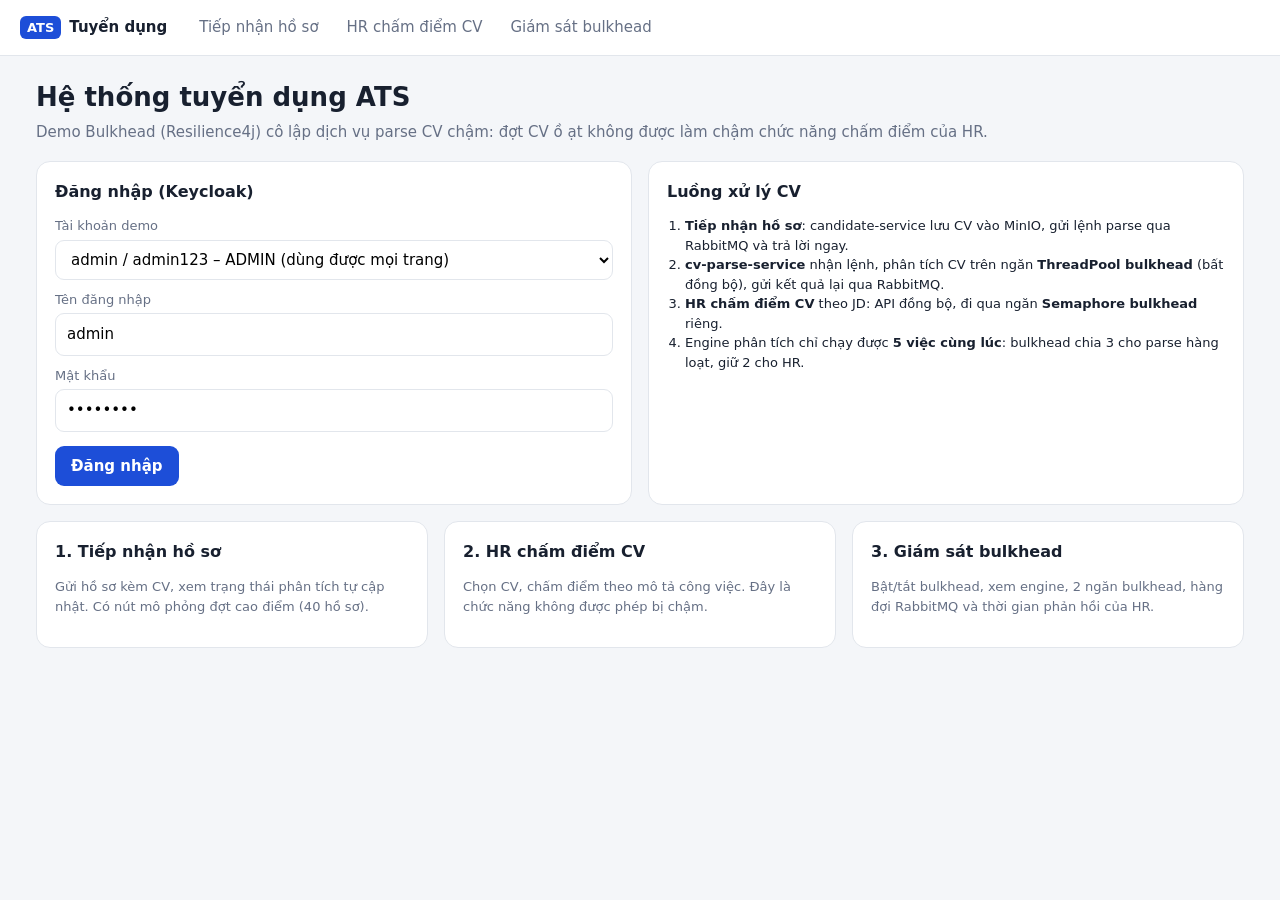
<file: ats_be/demo-ui/index.html>
<!doctype html>
<html lang="vi">
<head>
<meta charset="utf-8">
<meta name="viewport" content="width=device-width, initial-scale=1">
<title>ATS – Demo bulkhead parse CV</title>
<link rel="stylesheet" href="assets/app.css">
</head>
<body>
<header id="topbar"></header>
<main>
  <h1>Hệ thống tuyển dụng ATS</h1>
  <p class="sub">Demo Bulkhead (Resilience4j) cô lập dịch vụ parse CV chậm: đợt CV ồ ạt không được làm chậm chức năng chấm điểm của HR.</p>

  <div class="grid-2">
    <section class="card" id="loginCard">
      <h2>Đăng nhập (Keycloak)</h2>
      <form id="loginForm">
        <label for="account">Tài khoản demo</label>
        <select id="account">
          <option value="admin|admin123">admin / admin123 – ADMIN (dùng được mọi trang)</option>
          <option value="recruiter|recruiter123">recruiter / recruiter123 – RECRUITER (không bật/tắt bulkhead)</option>
        </select>
        <label for="username">Tên đăng nhập</label>
        <input id="username" value="admin" autocomplete="username">
        <label for="password">Mật khẩu</label>
        <input id="password" type="password" value="admin123" autocomplete="current-password">
        <div class="row" style="margin-top:14px">
          <button class="primary" type="submit">Đăng nhập</button>
          <span id="loginMsg" class="small muted"></span>
        </div>
      </form>
      <div id="loggedIn" hidden>
        <p class="notice ok">Đã đăng nhập: <b id="who"></b></p>
        <p class="small muted">Mở 3 trang dưới đây ở 3 cửa sổ trình duyệt đặt cạnh nhau để trình diễn.</p>
      </div>
    </section>

    <section class="card">
      <h2>Luồng xử lý CV</h2>
      <ol class="small" style="padding-left:18px;margin:0">
        <li><b>Tiếp nhận hồ sơ</b>: candidate-service lưu CV vào MinIO, gửi lệnh parse qua RabbitMQ và trả lời ngay.</li>
        <li><b>cv-parse-service</b> nhận lệnh, phân tích CV trên ngăn <b>ThreadPool bulkhead</b> (bất đồng bộ), gửi kết quả lại qua RabbitMQ.</li>
        <li><b>HR chấm điểm CV</b> theo JD: API đồng bộ, đi qua ngăn <b>Semaphore bulkhead</b> riêng.</li>
        <li>Engine phân tích chỉ chạy được <b>5 việc cùng lúc</b>: bulkhead chia 3 cho parse hàng loạt, giữ 2 cho HR.</li>
      </ol>
    </section>
  </div>

  <div class="grid" style="margin-top:16px">
    <a class="card" href="tiep-nhan.html" style="text-decoration:none;color:inherit">
      <h2>1. Tiếp nhận hồ sơ</h2>
      <p class="small muted">Gửi hồ sơ kèm CV, xem trạng thái phân tích tự cập nhật. Có nút mô phỏng đợt cao điểm (40 hồ sơ).</p>
    </a>
    <a class="card" href="hr.html" style="text-decoration:none;color:inherit">
      <h2>2. HR chấm điểm CV</h2>
      <p class="small muted">Chọn CV, chấm điểm theo mô tả công việc. Đây là chức năng không được phép bị chậm.</p>
    </a>
    <a class="card" href="giam-sat.html" style="text-decoration:none;color:inherit">
      <h2>3. Giám sát bulkhead</h2>
      <p class="small muted">Bật/tắt bulkhead, xem engine, 2 ngăn bulkhead, hàng đợi RabbitMQ và thời gian phản hồi của HR.</p>
    </a>
  </div>
</main>
<script src="assets/app.js"></script>
<script>
  ATS.renderTopbar('index.html');
  const next = new URLSearchParams(location.search).get('next');

  function showLoggedIn() {
    const user = ATS.currentUser();
    document.getElementById('loginForm').hidden = !!user;
    document.getElementById('loggedIn').hidden = !user;
    if (user) document.getElementById('who').textContent = `${user.username} (${user.roles.join(', ')})`;
  }

  document.getElementById('account').onchange = (e) => {
    const [u, p] = e.target.value.split('|');
    document.getElementById('username').value = u;
    document.getElementById('password').value = p;
  };

  document.getElementById('loginForm').onsubmit = async (e) => {
    e.preventDefault();
    const msg = document.getElementById('loginMsg');
    msg.textContent = 'Đang đăng nhập…';
    try {
      await ATS.login(document.getElementById('username').value, document.getElementById('password').value);
      if (next) { location.href = next; return; }
      ATS.renderTopbar('index.html');
      showLoggedIn();
      msg.textContent = '';
    } catch (err) {
      msg.textContent = err.message;
    }
  };
  showLoggedIn();
</script>
</body>
</html>
</file>
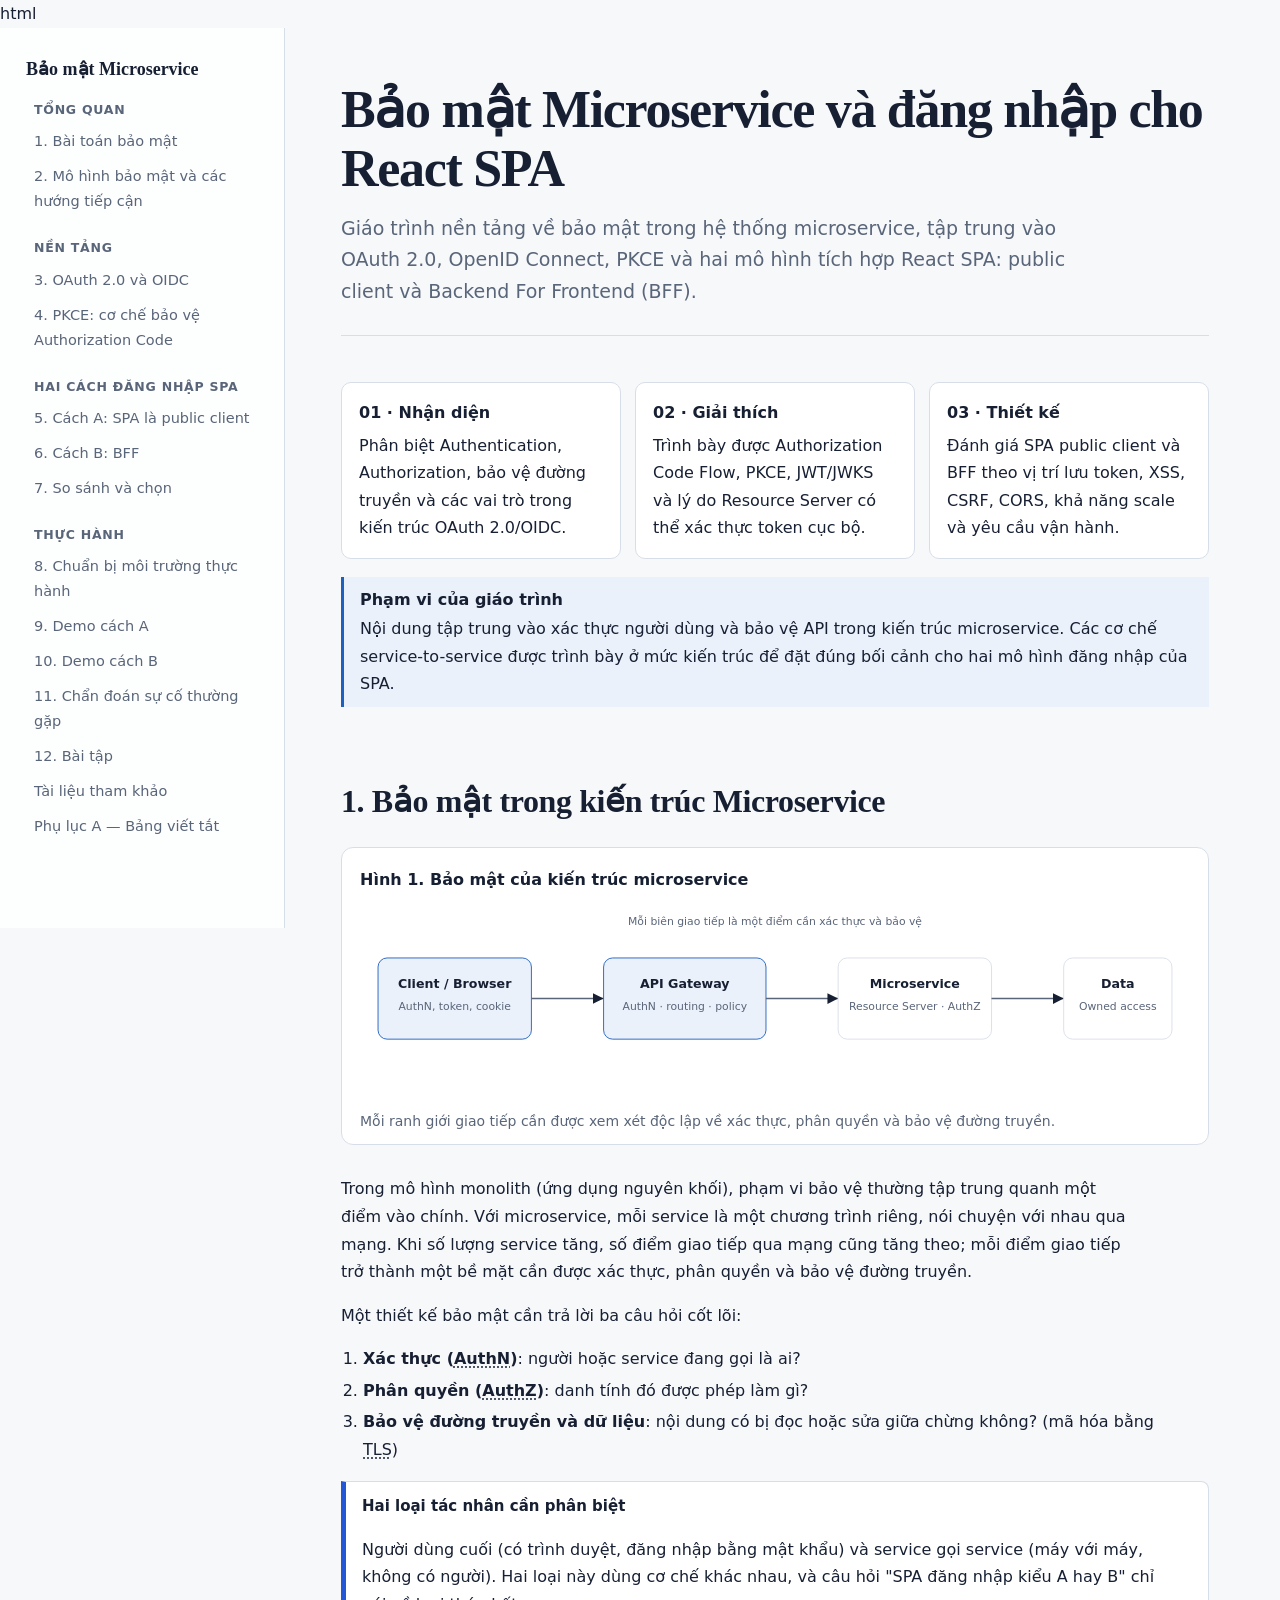
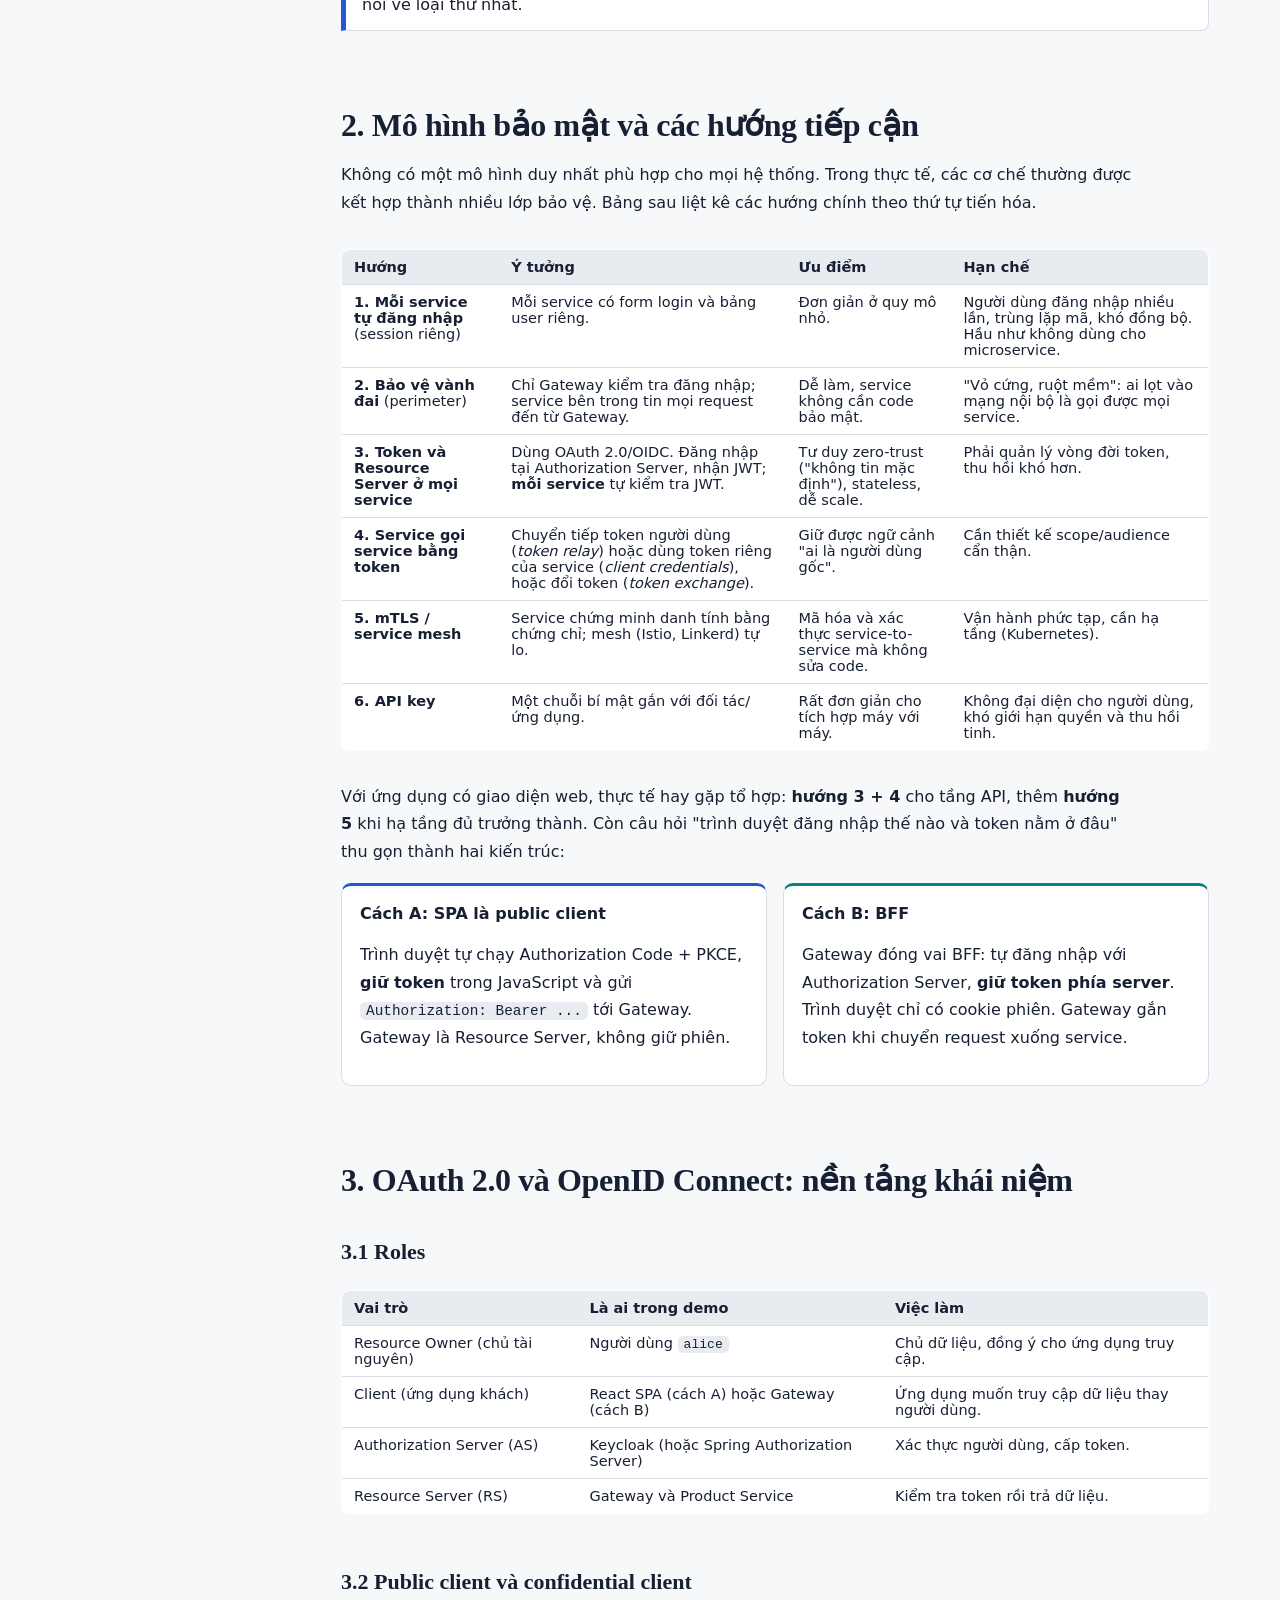
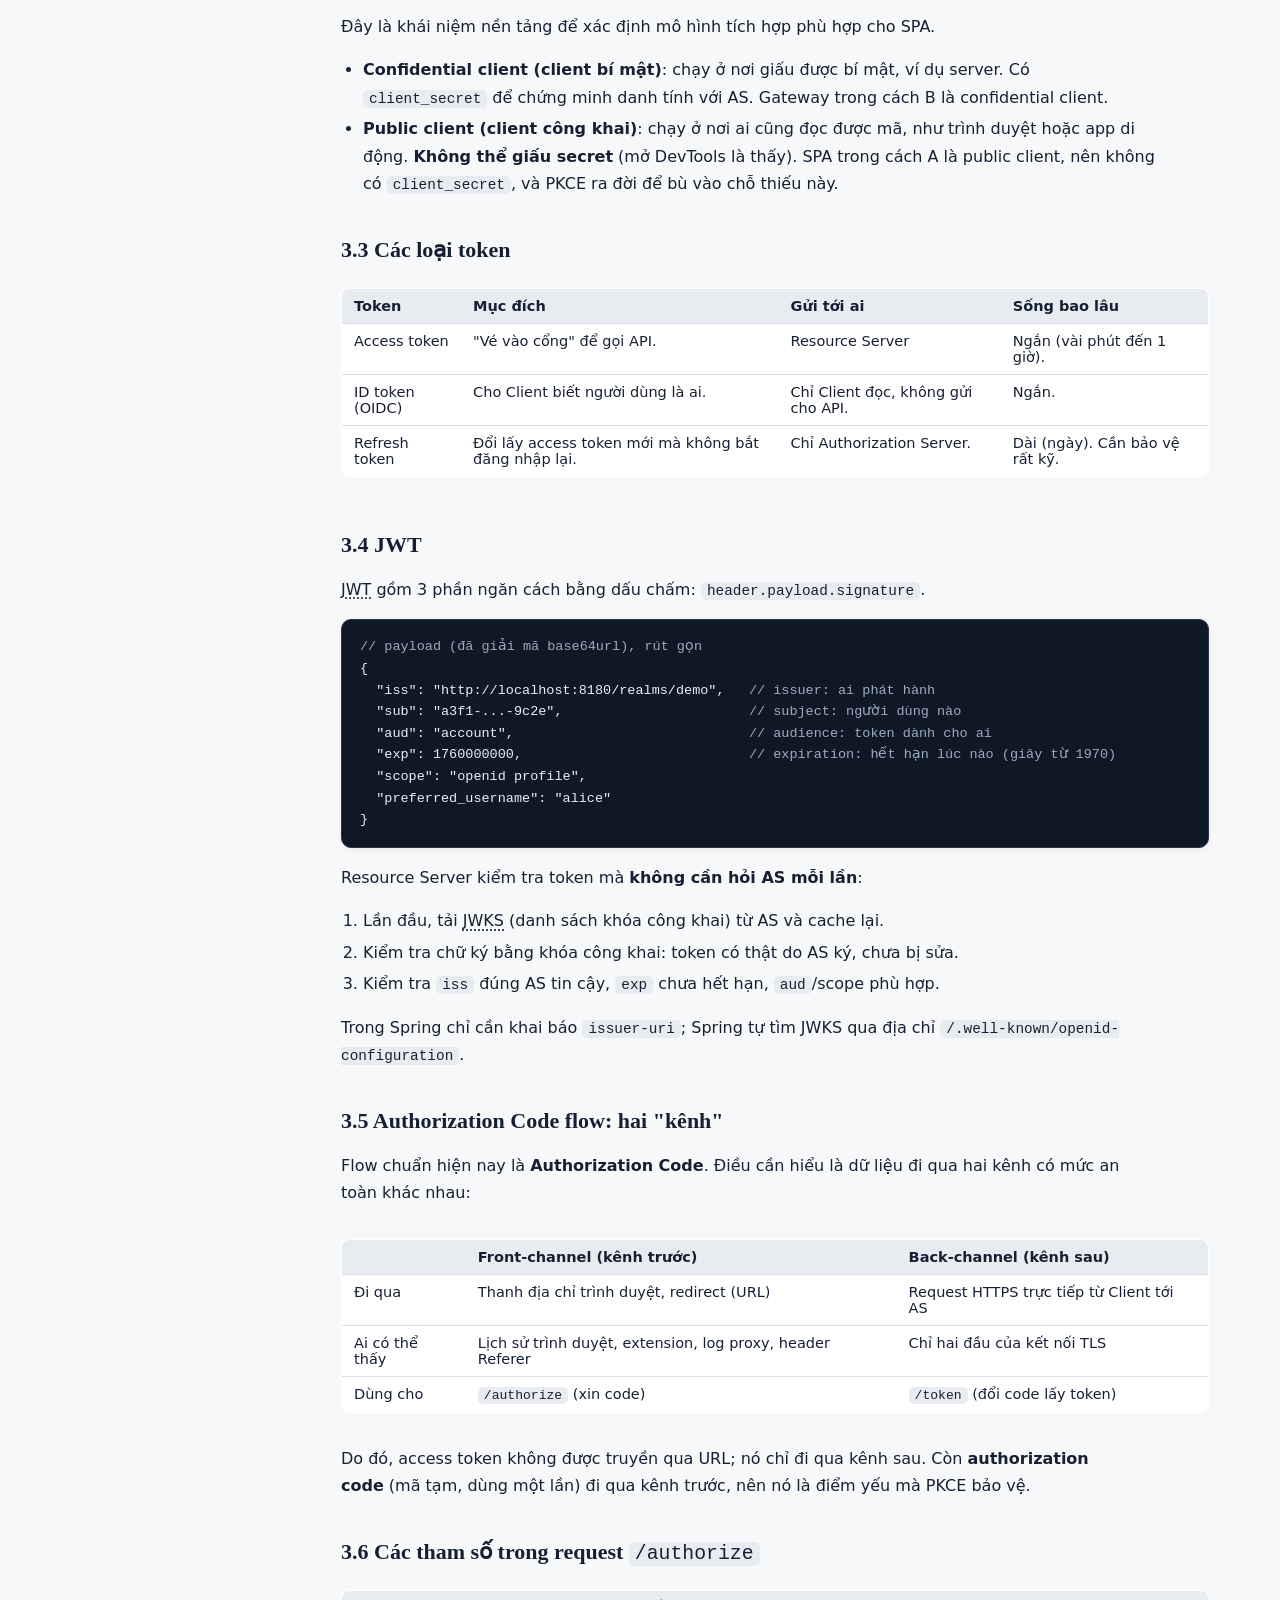
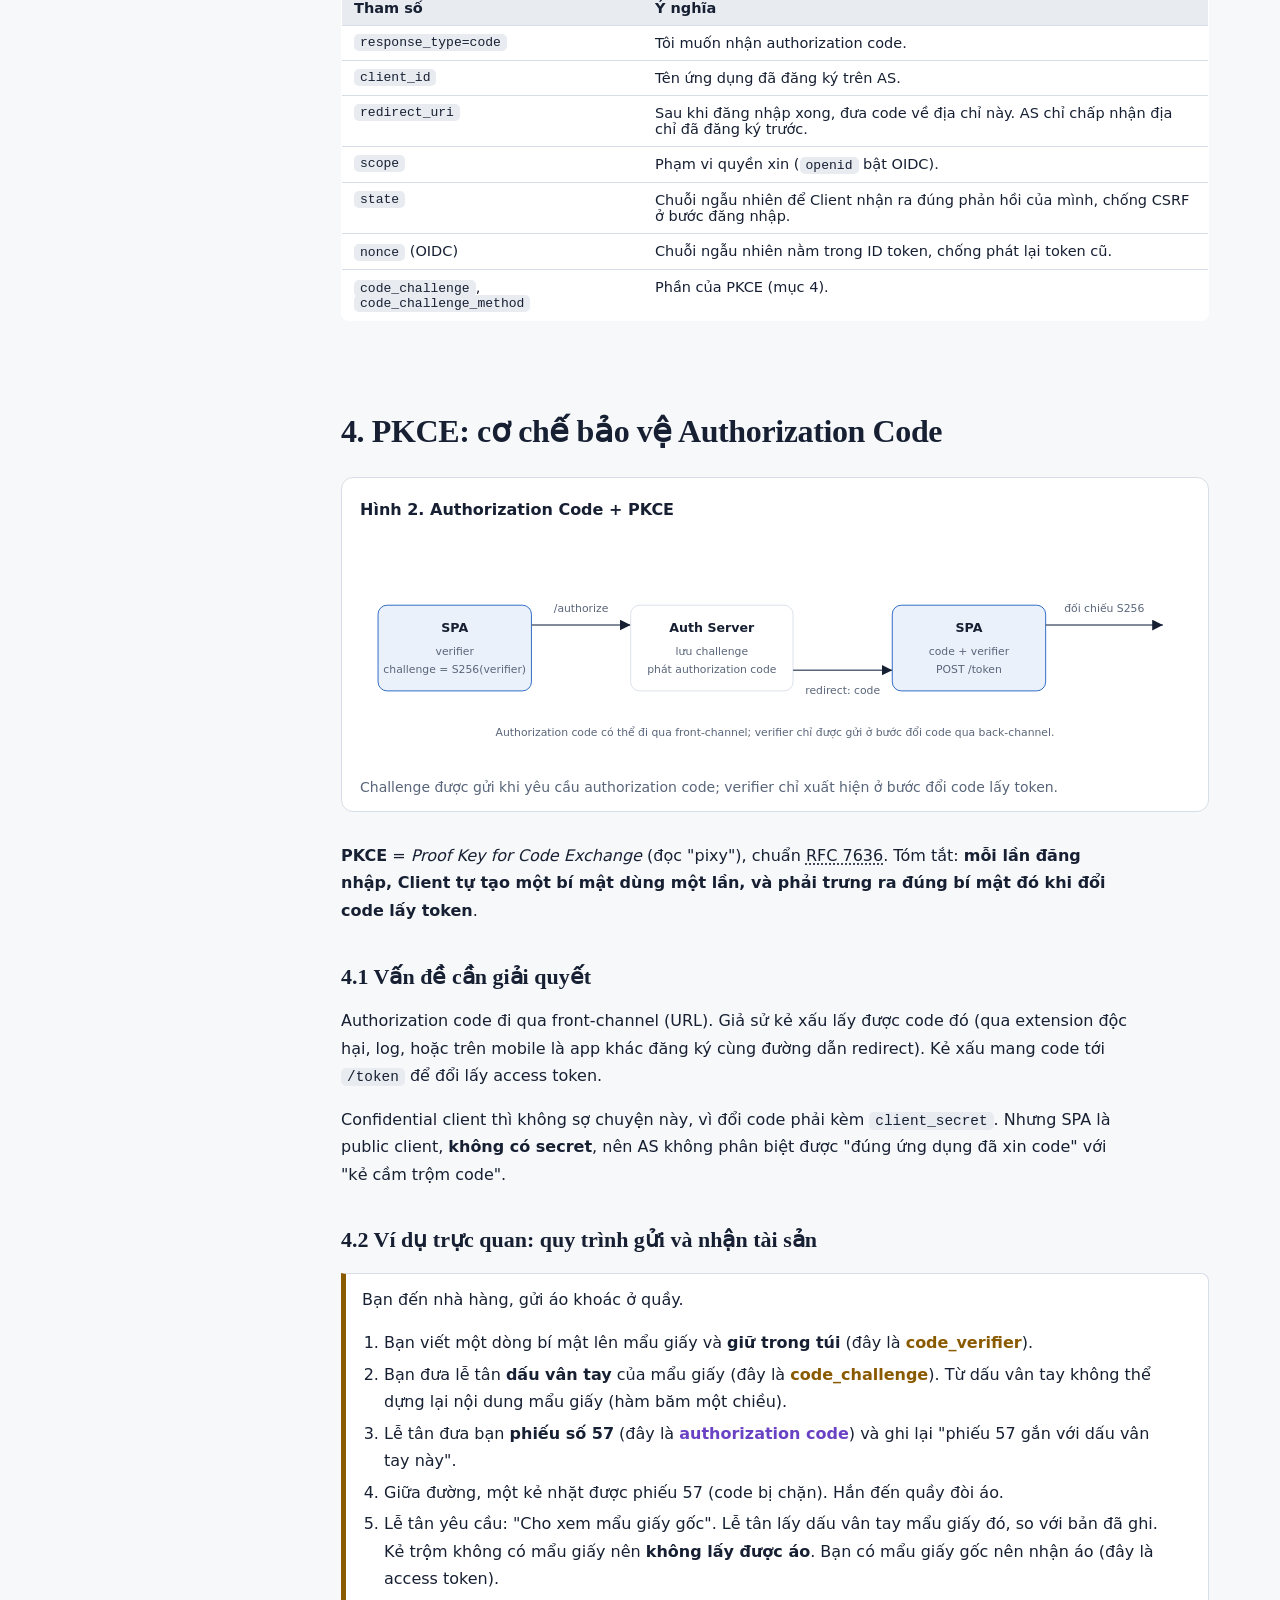
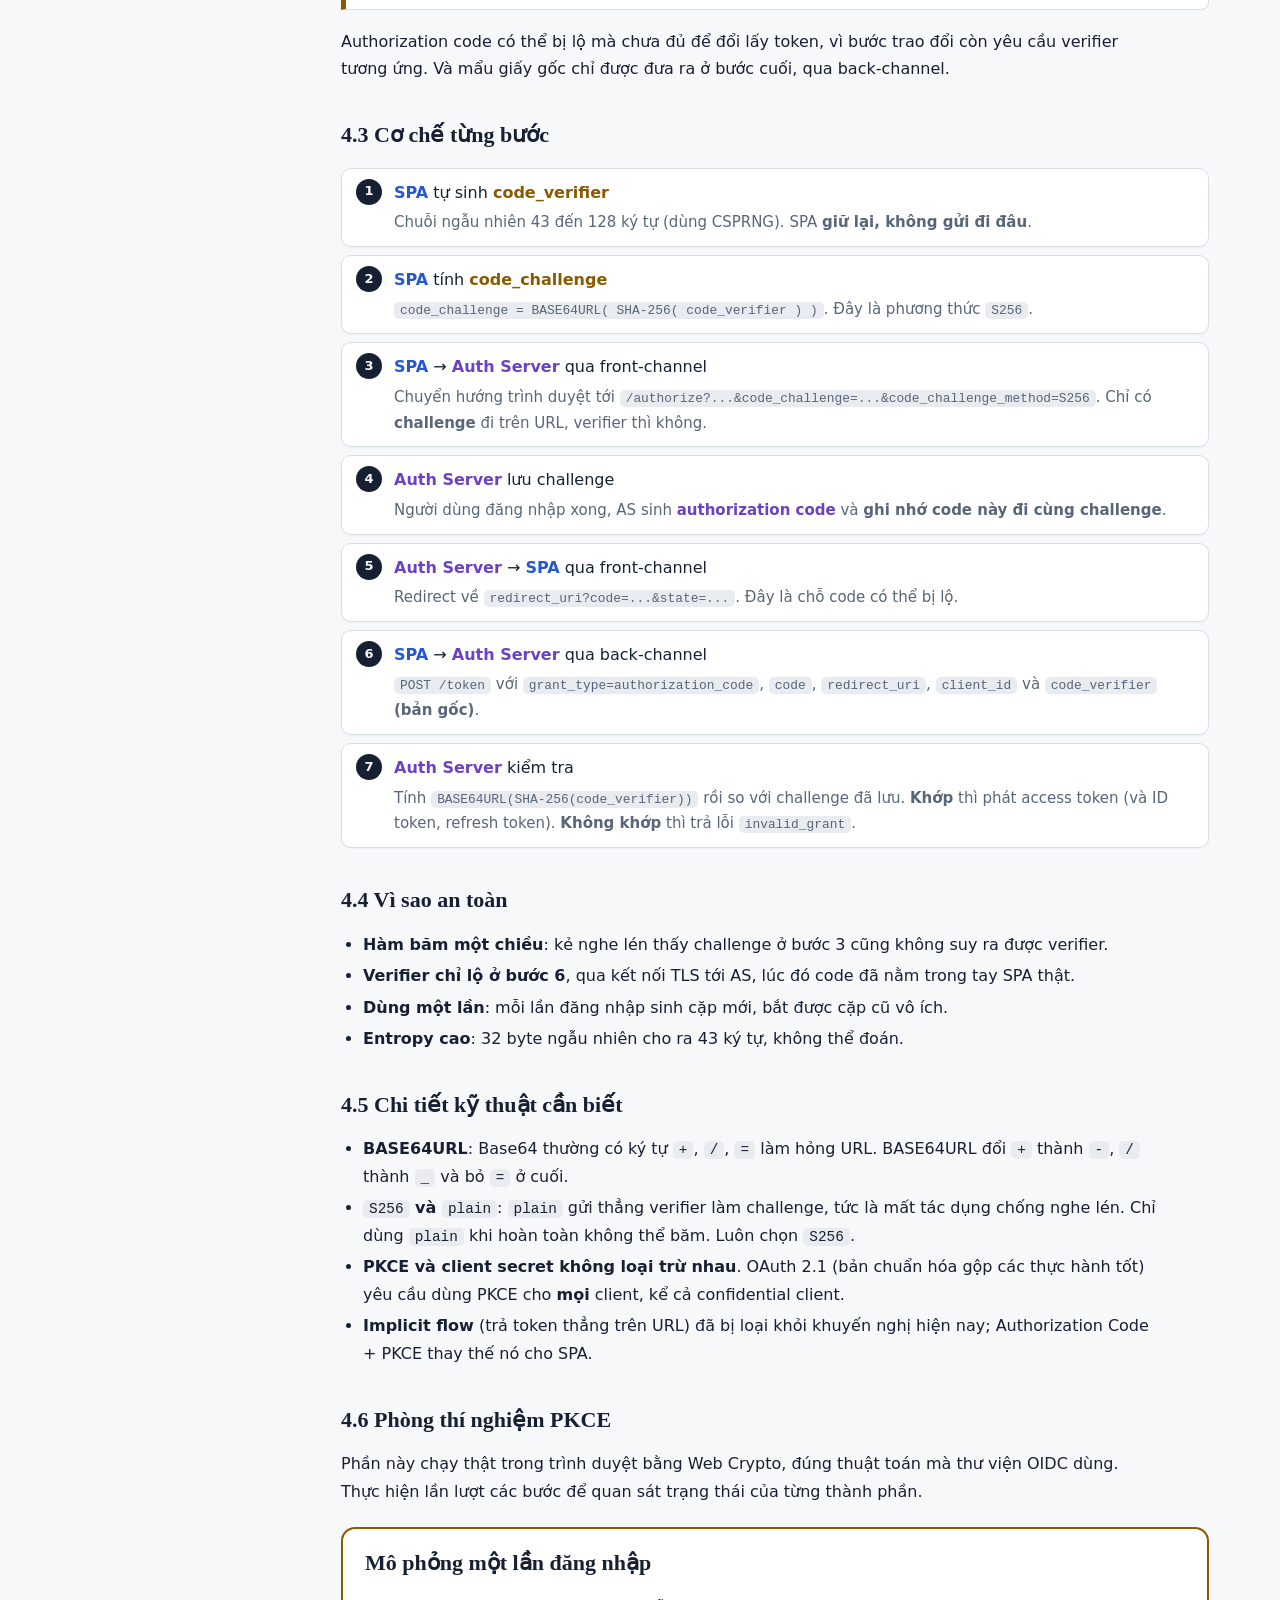
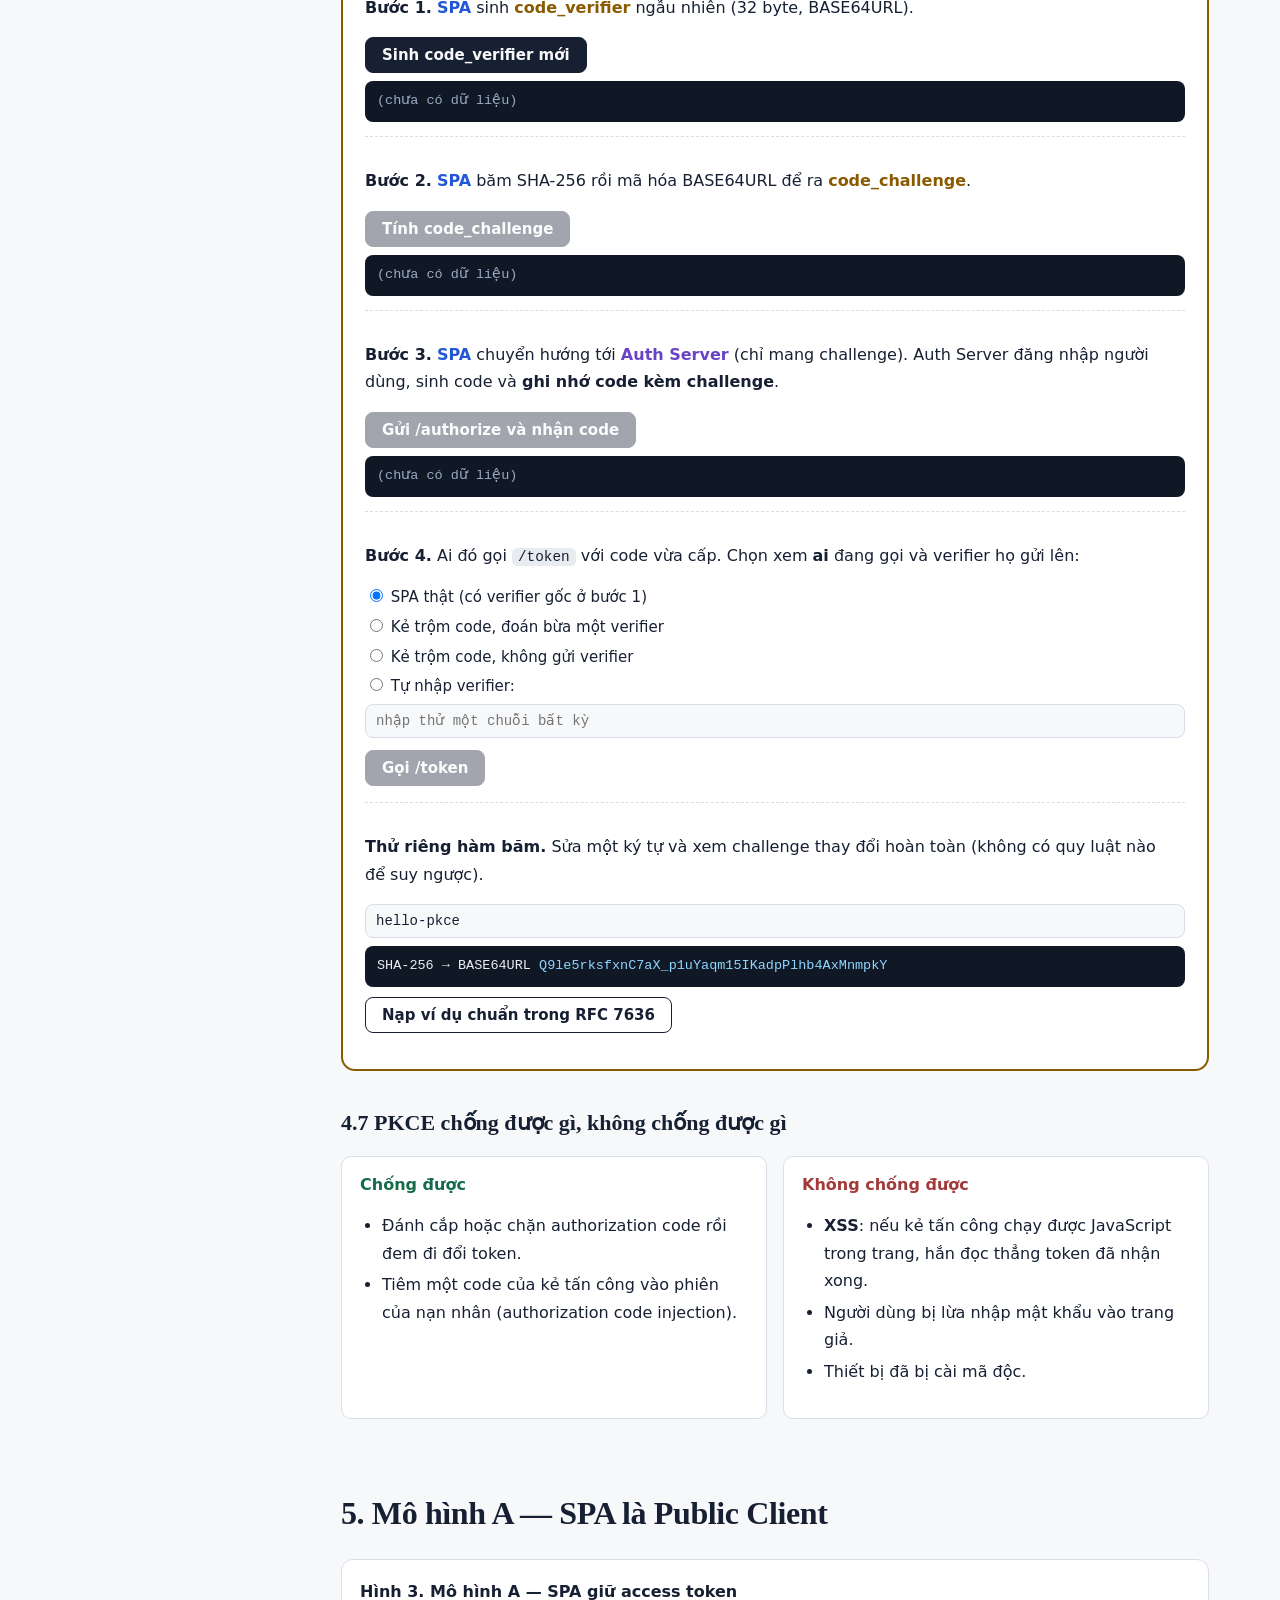
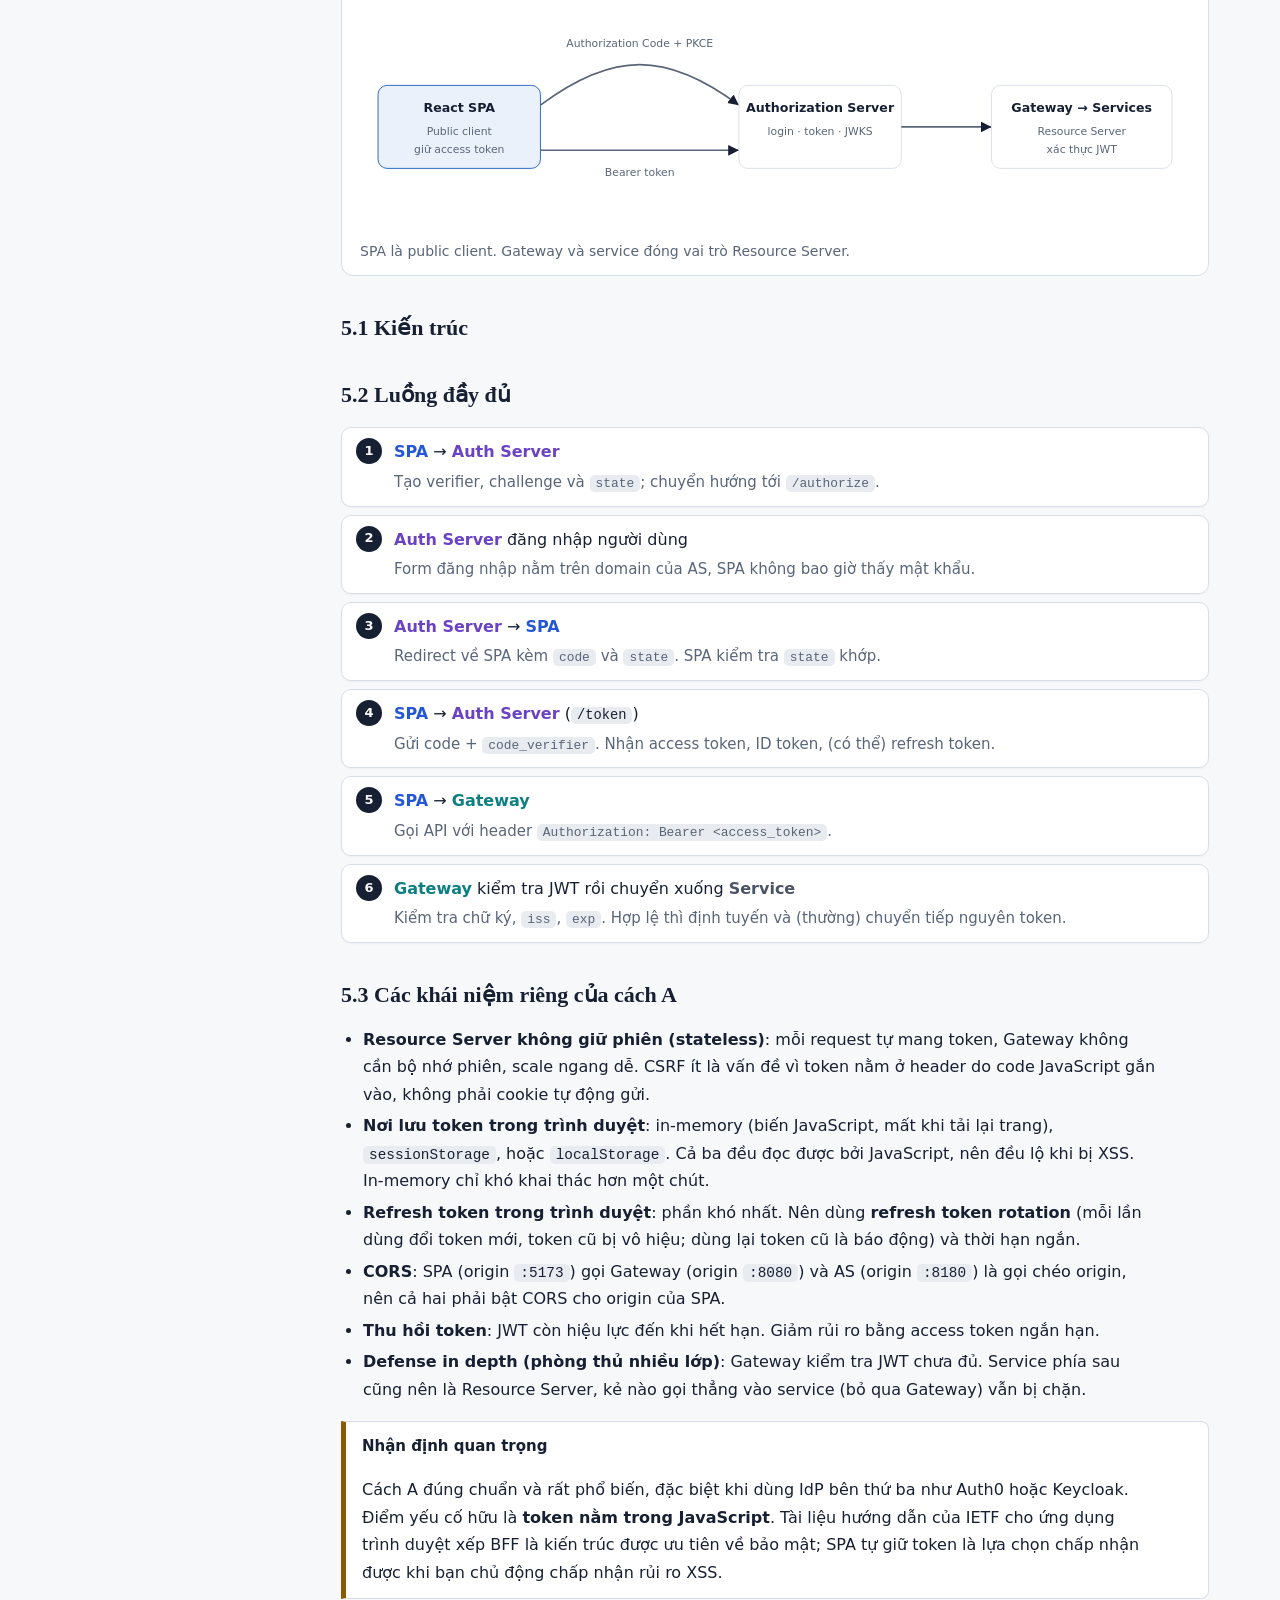
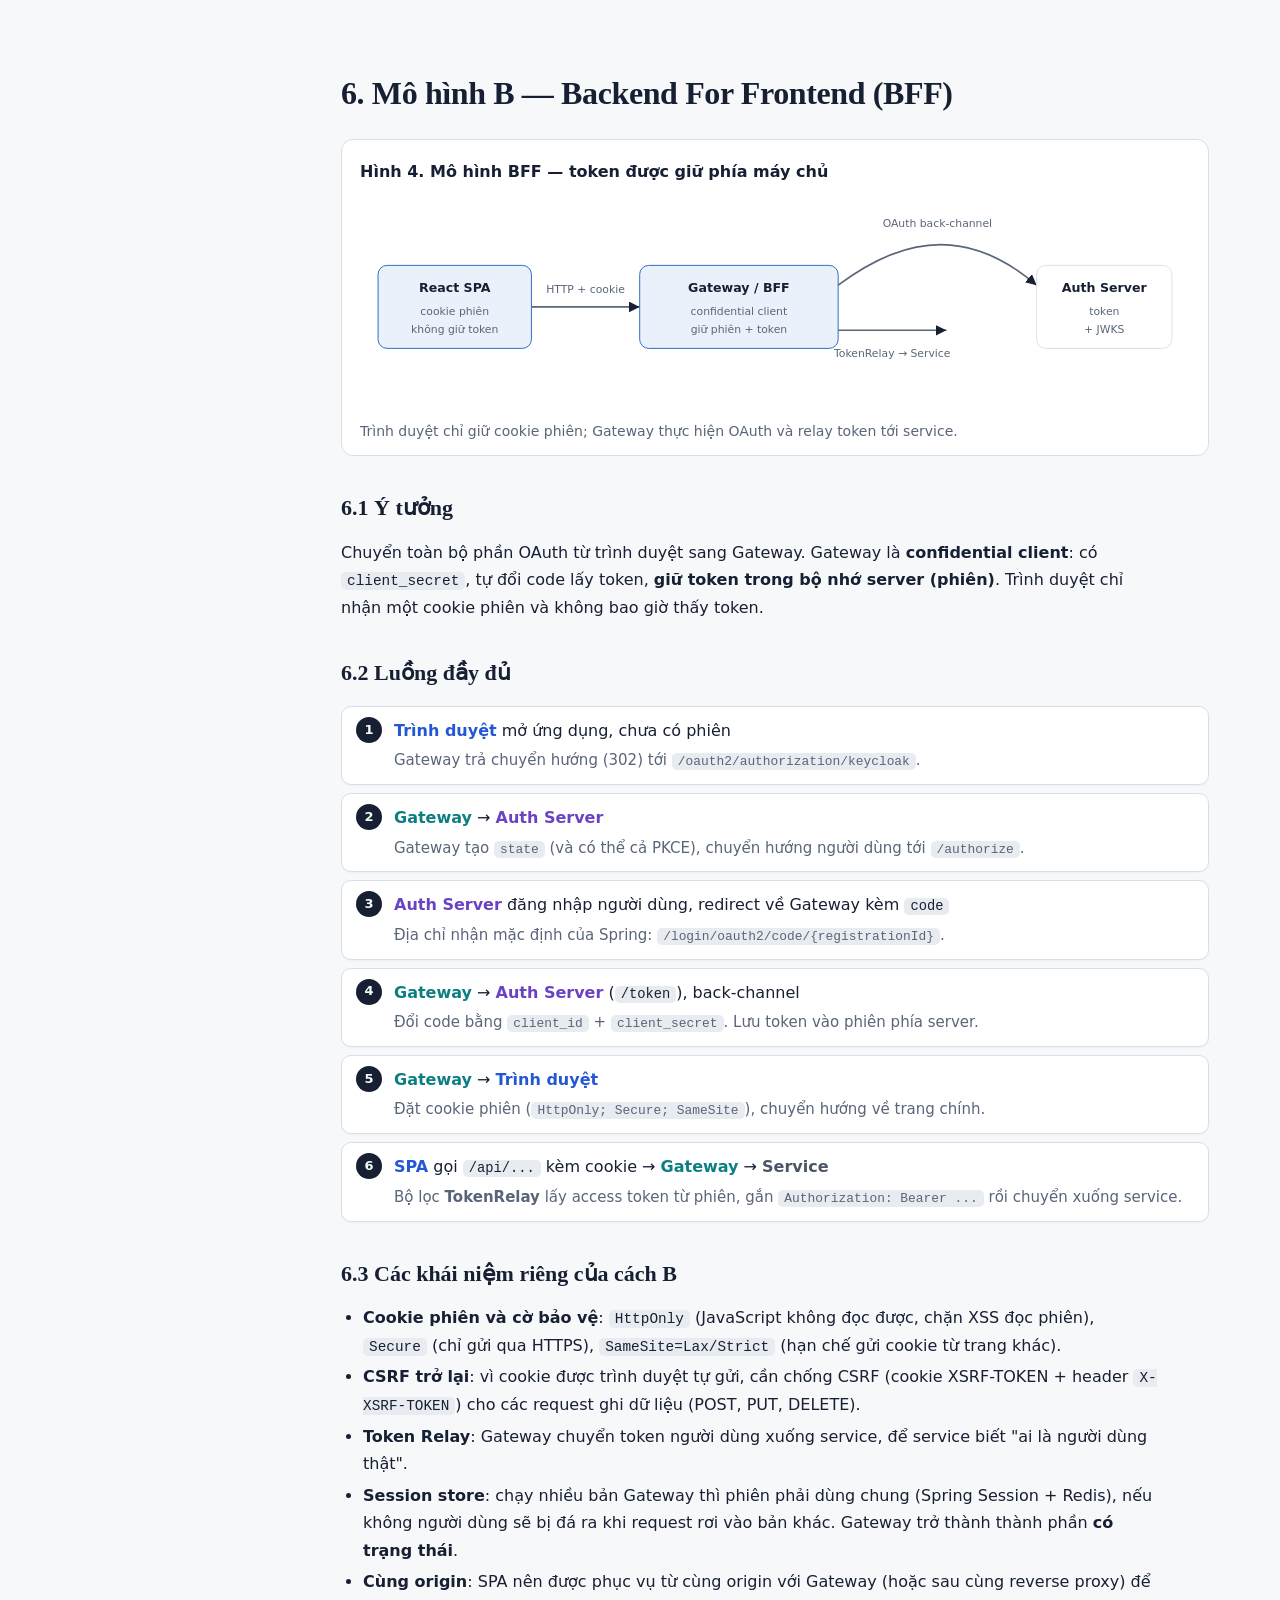
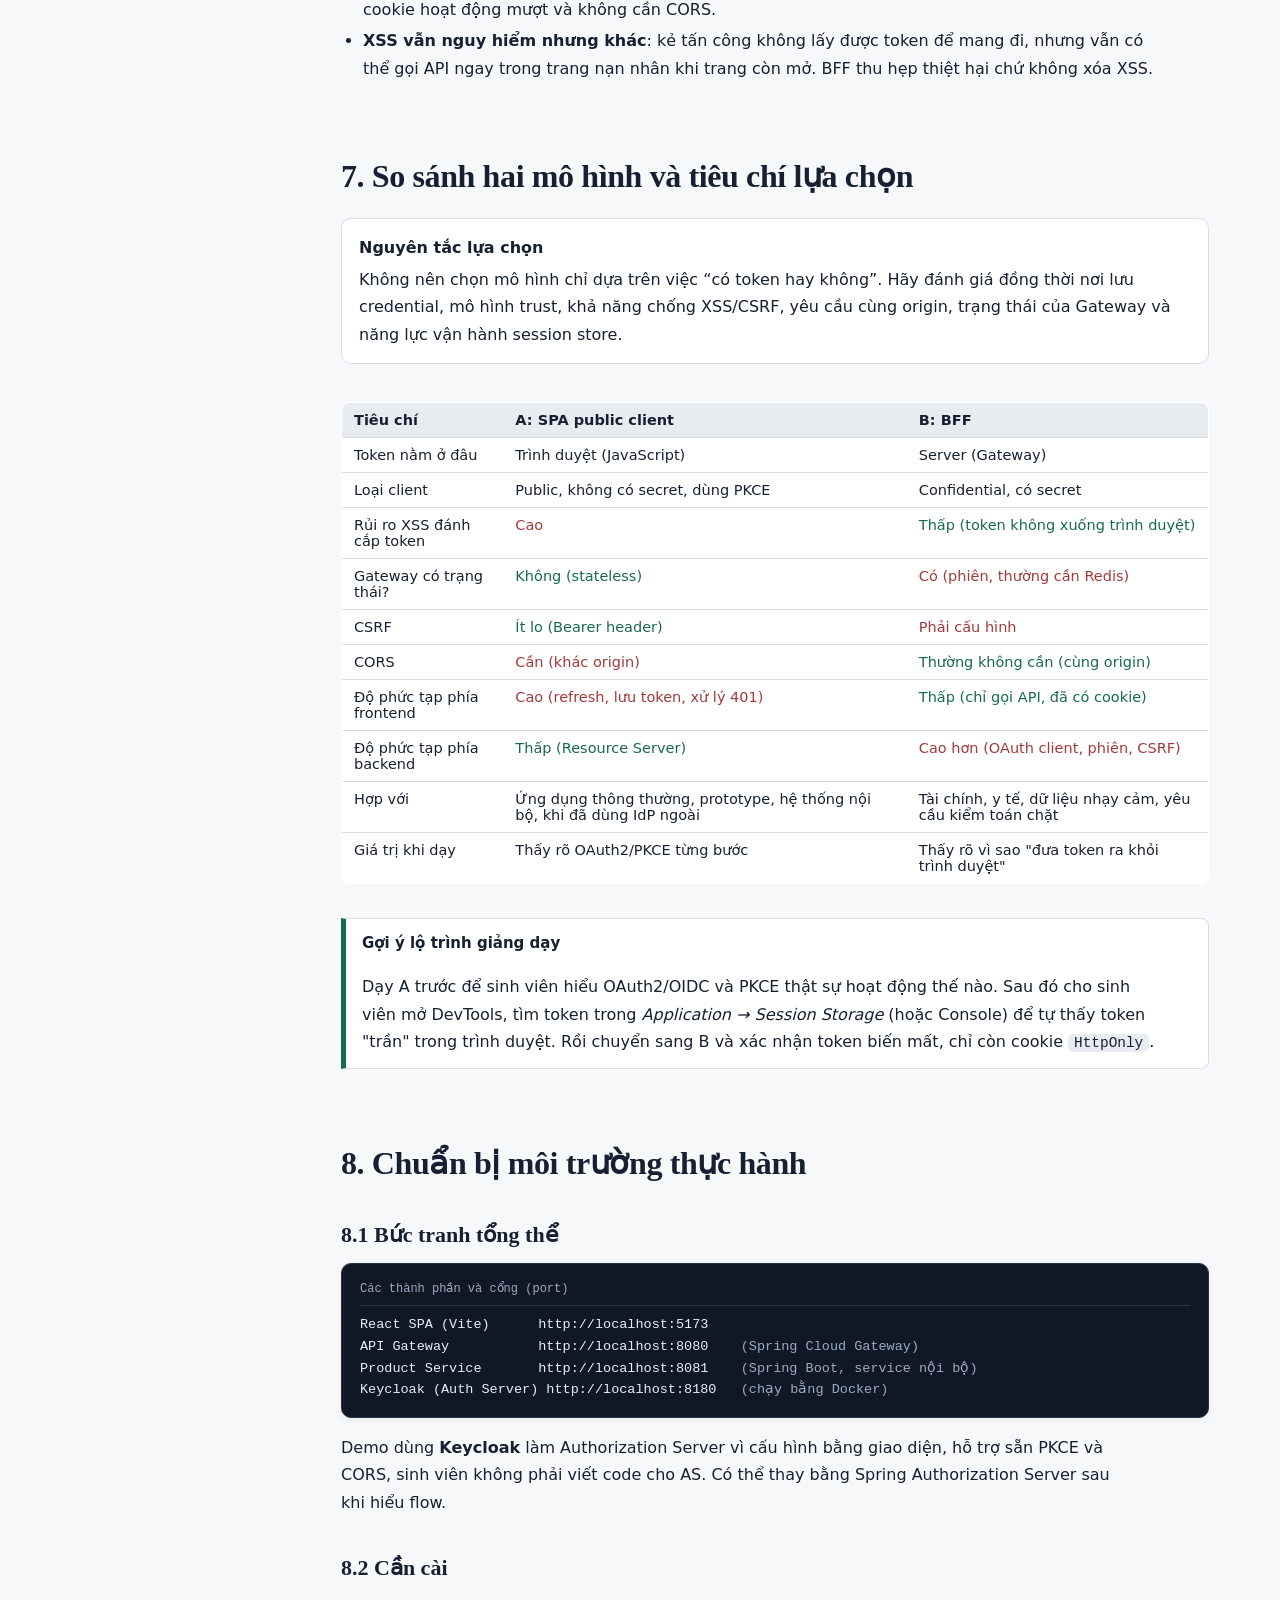
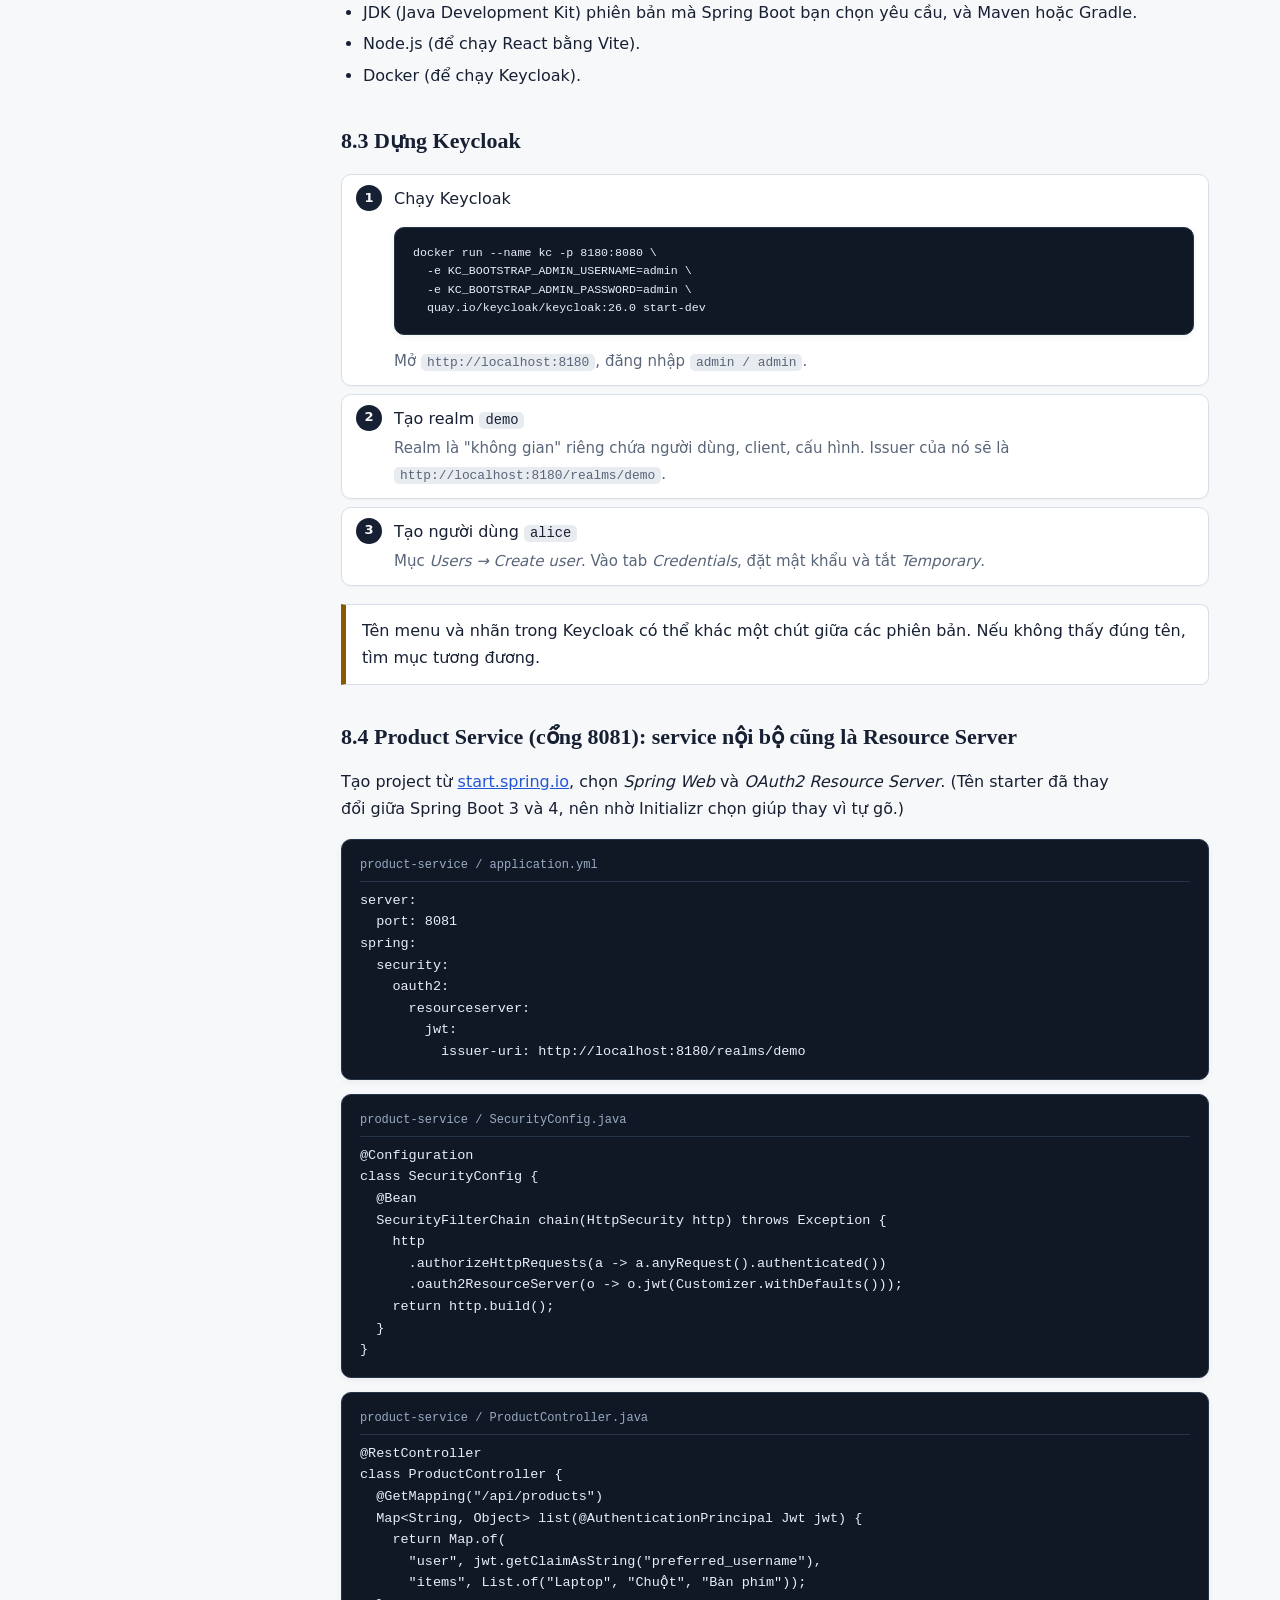
<file: docs/microservice-security-guide-v1.html>
html
<html lang="vi">
<head>
<meta charset="utf-8"/>
<meta content="width=device-width, initial-scale=1" name="viewport"/>
<title>Bảo mật Microservice: từ tổng quan đến đăng nhập React SPA (PKCE và BFF)</title>
<style>
:root{
  --bg:#f4f6fa;--panel:#ffffff;--ink:#18212f;--muted:#566377;--line:#d9e0ea;
  --spa:#2457d6;--spa-bg:#e4ecff;
  --as:#6a43c4;--as-bg:#ece5fb;
  --gw:#0b7f82;--gw-bg:#dcf3f3;
  --svc:#4b5565;--svc-bg:#e8ebf0;
  --secret:#8a5a00;--secret-bg:#fff0c9;
  --bad:#b83232;--bad-bg:#fde7e7;
  --ok:#17794f;--ok-bg:#dff4ea;
  --code-bg:#101a2b;--code-fg:#e4ebf6;--code-dim:#8fa1bd;
  --serif:Charter,"Bitstream Charter","Sitka Text",Cambria,Georgia,serif;
  --sans:system-ui,-apple-system,"Segoe UI",Roboto,"Helvetica Neue",Arial,sans-serif;
  --mono:ui-monospace,"Cascadia Code","SF Mono",Consolas,"Liberation Mono",monospace;
}
@media (prefers-color-scheme:dark){
  :root{
    --bg:#0d1420;--panel:#141d2d;--ink:#e5ebf4;--muted:#9eacc0;--line:#26344a;
    --spa:#8aa9ff;--spa-bg:#1b2a52;
    --as:#b4a0ff;--as-bg:#2a2250;
    --gw:#4cc9cb;--gw-bg:#123a3d;
    --svc:#b3bccb;--svc-bg:#242e3f;
    --secret:#f3c35e;--secret-bg:#3a2d0e;
    --bad:#ff8f8f;--bad-bg:#3b1a1d;
    --ok:#5fd3a0;--ok-bg:#12372a;
    --code-bg:#0a1019;
  }
}
*{box-sizing:border-box}
html{scroll-behavior:smooth;scroll-padding-top:16px}
@media (prefers-reduced-motion:reduce){html{scroll-behavior:auto}}
body{margin:0;background:var(--bg);color:var(--ink);font:16px/1.65 var(--sans)}
a{color:var(--spa)}
a:focus-visible,button:focus-visible,input:focus-visible,summary:focus-visible,select:focus-visible{outline:3px solid var(--spa);outline-offset:2px;border-radius:4px}
abbr[title]{text-decoration:underline dotted;text-underline-offset:3px;cursor:help}

.shell{display:grid;grid-template-columns:260px minmax(0,1fr);gap:0;max-width:1240px;margin:0 auto}
nav.toc{position:sticky;top:0;align-self:start;height:100vh;overflow:auto;padding:28px 18px 28px 24px;border-right:1px solid var(--line);font-size:14.5px}
nav.toc .brand{font:700 17px/1.3 var(--serif);margin:0 0 14px}
nav.toc ol{list-style:none;margin:0;padding:0}
nav.toc li{margin:0}
nav.toc a{display:block;padding:5px 8px;border-radius:6px;color:var(--muted);text-decoration:none}
nav.toc a:hover{background:var(--panel);color:var(--ink)}
nav.toc .grp{margin:14px 8px 4px;font-size:12.5px;color:var(--muted);font-weight:600}
main{padding:44px 40px 90px;max-width:900px}
header.hero{margin-bottom:40px}
header.hero h1{font:700 clamp(30px,4.4vw,46px)/1.15 var(--serif);margin:0 0 14px;letter-spacing:-.01em}
header.hero p{font-size:18px;color:var(--muted);max-width:62ch;margin:0}
section{margin-top:56px}
h2{font:700 30px/1.25 var(--serif);margin:0 0 14px;padding-top:6px}
h3{font:700 21px/1.3 var(--serif);margin:34px 0 8px}
h4{font:700 16px/1.4 var(--sans);margin:22px 0 4px}
p,li{max-width:74ch}
ul,ol{padding-left:22px}
li{margin:4px 0}
code{font:0.9em var(--mono);background:var(--svc-bg);padding:1px 6px;border-radius:5px}
pre{background:var(--code-bg);color:var(--code-fg);padding:16px 18px;border-radius:10px;overflow:auto;font:13.5px/1.6 var(--mono);margin:14px 0;position:relative}
pre code{background:none;padding:0;font:inherit;color:inherit}
pre .c{color:var(--code-dim)}
pre[data-name]::before{content:attr(data-name);display:block;color:var(--code-dim);font-size:12px;margin-bottom:8px;border-bottom:1px solid #26344a;padding-bottom:6px}
table{border-collapse:collapse;width:100%;margin:16px 0;font-size:15px;background:var(--panel);border:1px solid var(--line);border-radius:8px;overflow:hidden}
th,td{text-align:left;padding:9px 12px;border-bottom:1px solid var(--line);vertical-align:top}
th{background:var(--svc-bg);font-weight:600}
tr:last-child td{border-bottom:none}
.scroll{overflow-x:auto}
.callout{border-left:5px solid var(--spa);background:var(--panel);padding:12px 16px;margin:18px 0;border-radius:0 8px 8px 0;border-top:1px solid var(--line);border-right:1px solid var(--line);border-bottom:1px solid var(--line)}
.callout>:first-child{margin-top:0}.callout>:last-child{margin-bottom:0}
.callout.warn{border-left-color:var(--secret)}
.callout.bad{border-left-color:var(--bad)}
.callout.ok{border-left-color:var(--ok)}
.callout .t{font-weight:700;display:block;margin-bottom:2px}

.chip{display:inline-block;padding:1px 9px;border-radius:999px;font-size:13.5px;font-weight:600;white-space:nowrap}
.chip.spa{background:var(--spa-bg);color:var(--spa)}
.chip.as{background:var(--as-bg);color:var(--as)}
.chip.gw{background:var(--gw-bg);color:var(--gw)}
.chip.svc{background:var(--svc-bg);color:var(--svc)}
.chip.secret{background:var(--secret-bg);color:var(--secret)}

ol.flow{list-style:none;counter-reset:s;padding:0;margin:18px 0}
ol.flow>li{counter-increment:s;position:relative;padding:10px 14px 10px 52px;margin:8px 0;background:var(--panel);border:1px solid var(--line);border-radius:10px;max-width:none}
ol.flow>li::before{content:counter(s);position:absolute;left:14px;top:10px;width:26px;height:26px;border-radius:50%;background:var(--ink);color:var(--bg);display:grid;place-items:center;font-size:13px;font-weight:700}
ol.flow p{margin:4px 0 0;font-size:15px;color:var(--muted);max-width:none}
ol.flow code{font-size:.86em}

.layers{display:flex;flex-wrap:wrap;gap:8px;align-items:stretch;margin:20px 0}
.layers .box{flex:1 1 140px;background:var(--panel);border:1px solid var(--line);border-radius:10px;padding:10px 12px;font-size:14px}
.layers .box b{display:block;font-size:15px;margin-bottom:2px}
.layers .hop{flex:0 0 auto;align-self:center;color:var(--muted);font-size:20px}
.cards{display:grid;grid-template-columns:repeat(auto-fit,minmax(250px,1fr));gap:14px;margin:18px 0}
.card{background:var(--panel);border:1px solid var(--line);border-radius:10px;padding:14px 16px}
.card h4{margin-top:0}
.card.a{border-top:4px solid var(--spa)}
.card.b{border-top:4px solid var(--gw)}
.pro{color:var(--ok)}.con{color:var(--bad)}

/* PKCE lab */
.lab{background:var(--panel);border:2px solid var(--secret);border-radius:14px;padding:20px 22px;margin:22px 0}
.lab h3{margin-top:0}
.lab .row{margin:14px 0;padding-top:14px;border-top:1px dashed var(--line)}
.lab .row:first-of-type{border-top:none;padding-top:0}
button.btn{font:600 15px var(--sans);padding:8px 16px;border-radius:8px;border:1px solid var(--ink);background:var(--ink);color:var(--bg);cursor:pointer}
button.btn:disabled{opacity:.4;cursor:not-allowed}
button.btn.ghost{background:transparent;color:var(--ink)}
.out{font:13.5px/1.55 var(--mono);background:var(--code-bg);color:var(--code-fg);padding:10px 12px;border-radius:8px;margin-top:8px;word-break:break-all;min-height:2.4em}
.out .v{color:#ffd37a}.out .h{color:#8fd6ff}.out .p{color:#c9b8ff}
.out:empty::before{content:"(chưa có dữ liệu)";color:var(--code-dim)}
.lab label{display:block;margin:4px 0;font-size:15px}
.lab input[type=text]{width:100%;font:14px var(--mono);padding:8px 10px;border-radius:8px;border:1px solid var(--line);background:var(--bg);color:var(--ink)}
.result{margin-top:10px;padding:10px 14px;border-radius:8px;font-weight:600}
.result.ok{background:var(--ok-bg);color:var(--ok)}
.result.bad{background:var(--bad-bg);color:var(--bad)}
.result small{display:block;font-weight:400;color:var(--ink);margin-top:4px}
details{background:var(--panel);border:1px solid var(--line);border-radius:8px;padding:10px 14px;margin:10px 0}
summary{cursor:pointer;font-weight:600}
details[open] summary{margin-bottom:6px}
footer{margin-top:70px;padding-top:20px;border-top:1px solid var(--line);color:var(--muted);font-size:14px}

@media (max-width:960px){
  .shell{grid-template-columns:1fr}
  nav.toc{position:static;height:auto;border-right:none;border-bottom:1px solid var(--line)}
  nav.toc ol{columns:2}
  main{padding:28px 18px 70px}
}
@media (max-width:520px){nav.toc ol{columns:1}}

/* ===== Editorial layer: giáo trình kỹ thuật ===== */
:root{
  --bg:#f7f8fa;--panel:#fff;--ink:#172033;--muted:#596579;--line:#d8dee8;
  --accent:#1f5fbf;--accent-soft:#eaf1fb;--accent-2:#356c5a;
  --warn:#8a5a00;--warn-bg:#fff6dc;--bad:#a33a3a;--bad-bg:#fff0f0;
  --ok:#176b4b;--ok-bg:#e8f5ee;--code-bg:#101826;--code-fg:#e9eef6;--code-dim:#9aabc3;
  --serif:Charter,"Bitstream Charter","Sitka Text",Cambria,Georgia,serif;
  --sans:Inter,ui-sans-serif,system-ui,-apple-system,"Segoe UI",Roboto,"Helvetica Neue",Arial,sans-serif;
  --mono:ui-monospace,"SF Mono",Consolas,"Liberation Mono",monospace;
}
body{font-size:16px;line-height:1.72}
.shell{max-width:1380px;grid-template-columns:285px minmax(0,1fr)}
nav.toc{padding:30px 18px 30px 26px;background:color-mix(in srgb,var(--panel) 78%,transparent)}
nav.toc .brand{font-size:18px}
nav.toc .grp{margin-top:18px;text-transform:uppercase;letter-spacing:.06em}
main{max-width:980px;padding:52px 56px 100px}
header.hero{padding-bottom:28px;border-bottom:1px solid var(--line);margin-bottom:46px}
header.hero h1{font-size:clamp(34px,4.2vw,52px);letter-spacing:-.025em}
header.hero p{font-size:19px;line-height:1.65}
section{margin-top:68px}
h2{font-size:32px;letter-spacing:-.012em}
h3{font-size:22px;margin-top:38px}
h4{font-size:16px}
p,li{max-width:78ch}
.lead{font-size:18px;color:var(--muted);max-width:78ch}
.chapter-note{border-left:3px solid var(--accent);padding:9px 16px;background:var(--accent-soft);margin:18px 0 24px}
.chapter-note strong{display:block;margin-bottom:2px}
.learning-goals{display:grid;grid-template-columns:repeat(3,minmax(0,1fr));gap:14px;margin:24px 0 10px}
.learning-goal{background:var(--panel);border:1px solid var(--line);padding:16px 17px;border-radius:10px}
.learning-goal b{display:block;margin-bottom:5px}
.figure{margin:26px 0 30px;padding:18px 18px 12px;background:var(--panel);border:1px solid var(--line);border-radius:12px}
.figure svg{display:block;width:100%;height:auto}
.figure figcaption{margin-top:10px;color:var(--muted);font-size:14px;line-height:1.55}
.figure .caption-title{font-weight:700;color:var(--ink)}
.diagram-label{font:600 14px var(--sans);fill:var(--ink)}
.diagram-sub{font:12px var(--sans);fill:var(--muted)}
.diagram-line{stroke:var(--muted);stroke-width:1.7;fill:none;marker-end:url(#arrow)}
.role{display:inline-block;font:700 11px/1.2 var(--sans);letter-spacing:.06em;text-transform:uppercase;color:var(--muted);border-bottom:1px solid currentColor;margin-right:4px}
.chip{display:inline;color:inherit;background:none!important;padding:0;border-radius:0;font:inherit;font-weight:650}
.layers{display:none}
.cards{gap:16px}
.card{padding:17px 18px}
.card.a,.card.b{border-top-width:3px}
.callout{box-shadow:none}
.callout .t{font-size:15px}
.flow>li{box-shadow:0 1px 2px rgba(20,35,55,.04)}
pre{border:1px solid #26344a;box-shadow:0 2px 7px rgba(0,0,0,.06)}
table{font-size:14.5px}
th{white-space:nowrap}
.key-point{margin:22px 0;padding:15px 17px;border:1px solid var(--line);background:var(--panel);border-radius:10px}
.key-point b{display:block;margin-bottom:4px}
.decision{display:grid;grid-template-columns:1fr 1fr;gap:14px;margin:20px 0}
.decision>div{border:1px solid var(--line);border-radius:10px;padding:16px;background:var(--panel)}
.decision h4{margin:0 0 7px}
.small-note{font-size:14px;color:var(--muted)}
.appendix{border-top:2px solid var(--line);padding-top:30px}
@media (max-width:960px){
  .shell{grid-template-columns:1fr}
  nav.toc{position:static;height:auto;border-right:none;border-bottom:1px solid var(--line)}
  nav.toc ol{columns:2}
  main{padding:34px 24px 80px}
  .learning-goals{grid-template-columns:1fr}
}
@media (max-width:640px){
  main{padding:28px 18px 70px}
  nav.toc ol{columns:1}
  .decision{grid-template-columns:1fr}
}
@media print{
  nav.toc{display:none} .shell{display:block;max-width:none} main{max-width:none;padding:0}
  .figure{break-inside:avoid}.callout,pre,table{break-inside:avoid}
}
</style>
</head>
<body>
<div class="shell">
<nav aria-label="Mục lục" class="toc">
<p class="brand">Bảo mật Microservice</p>
<ol>

<li class="grp">Tổng quan</li>
<li><a href="#overview">1. Bài toán bảo mật</a></li>
<li><a href="#approaches">2. Mô hình bảo mật và các hướng tiếp cận</a></li>
<li class="grp">Nền tảng</li>
<li><a href="#oauth">3. OAuth 2.0 và OIDC</a></li>
<li><a href="#pkce">4. PKCE: cơ chế bảo vệ Authorization Code</a></li>
<li class="grp">Hai cách đăng nhập SPA</li>
<li><a href="#approach-a">5. Cách A: SPA là public client</a></li>
<li><a href="#approach-b">6. Cách B: BFF</a></li>
<li><a href="#compare">7. So sánh và chọn</a></li>
<li class="grp">Thực hành</li>
<li><a href="#demo-prep">8. Chuẩn bị môi trường thực hành</a></li>
<li><a href="#demo-a">9. Demo cách A</a></li>
<li><a href="#demo-b">10. Demo cách B</a></li>
<li><a href="#errors">11. Chẩn đoán sự cố thường gặp</a></li>
<li><a href="#exercises">12. Bài tập</a></li>
<li><a href="#refs">Tài liệu tham khảo</a></li>
<li><a href="#glossary">Phụ lục A — Bảng viết tắt</a></li></ol>
</nav>
<main>
<header class="hero">
<h1>Bảo mật Microservice và đăng nhập cho React SPA</h1>
<p>Giáo trình nền tảng về bảo mật trong hệ thống microservice, tập trung vào OAuth 2.0, OpenID Connect, PKCE và hai mô hình tích hợp React SPA: public client và Backend For Frontend (BFF).</p>
</header>
<div aria-label="Mục tiêu học tập" class="learning-goals">
<div class="learning-goal"><b>01 · Nhận diện</b>Phân biệt Authentication, Authorization, bảo vệ đường truyền và các vai trò trong kiến trúc OAuth 2.0/OIDC.</div>
<div class="learning-goal"><b>02 · Giải thích</b>Trình bày được Authorization Code Flow, PKCE, JWT/JWKS và lý do Resource Server có thể xác thực token cục bộ.</div>
<div class="learning-goal"><b>03 · Thiết kế</b>Đánh giá SPA public client và BFF theo vị trí lưu token, XSS, CSRF, CORS, khả năng scale và yêu cầu vận hành.</div>
</div>
<div class="chapter-note"><strong>Phạm vi của giáo trình</strong>Nội dung tập trung vào xác thực người dùng và bảo vệ API trong kiến trúc microservice. Các cơ chế service-to-service được trình bày ở mức kiến trúc để đặt đúng bối cảnh cho hai mô hình đăng nhập của SPA.</div>

<section id="overview">
<h2>1. Bảo mật trong kiến trúc Microservice</h2><figure class="figure"><div class="caption-title">Hình 1. Bảo mật của kiến trúc microservice</div><svg aria-label="Kiến trúc bảo mật microservice từ trình duyệt đến service và dữ liệu" role="img" viewbox="0 0 920 230"><defs><marker id="arrow" markerheight="8" markerwidth="8" orient="auto" refx="7" refy="3.5"><path d="M0,0 L7,3.5 L0,7 z" fill="currentColor"></path></marker></defs>
<rect fill="var(--accent-soft)" height="90" rx="10" stroke="var(--accent)" width="170" x="20" y="72"></rect><text class="diagram-label" text-anchor="middle" x="105" y="105">Client / Browser</text><text class="diagram-sub" text-anchor="middle" x="105" y="130">AuthN, token, cookie</text>
<path class="diagram-line" d="M190 117 H270"></path>
<rect fill="var(--accent-soft)" height="90" rx="10" stroke="var(--accent)" width="180" x="270" y="72"></rect><text class="diagram-label" text-anchor="middle" x="360" y="105">API Gateway</text><text class="diagram-sub" text-anchor="middle" x="360" y="130">AuthN · routing · policy</text>
<path class="diagram-line" d="M450 117 H530"></path>
<rect fill="var(--panel)" height="90" rx="10" stroke="var(--line)" width="170" x="530" y="72"></rect><text class="diagram-label" text-anchor="middle" x="615" y="105">Microservice</text><text class="diagram-sub" text-anchor="middle" x="615" y="130">Resource Server · AuthZ</text>
<path class="diagram-line" d="M700 117 H780"></path>
<rect fill="var(--panel)" height="90" rx="10" stroke="var(--line)" width="120" x="780" y="72"></rect><text class="diagram-label" text-anchor="middle" x="840" y="105">Data</text><text class="diagram-sub" text-anchor="middle" x="840" y="130">Owned access</text>
<text class="diagram-sub" text-anchor="middle" x="460" y="35">Mỗi biên giao tiếp là một điểm cần xác thực và bảo vệ</text></svg><figcaption>Mỗi ranh giới giao tiếp cần được xem xét độc lập về xác thực, phân quyền và bảo vệ đường truyền.</figcaption></figure>
<p>Trong mô hình monolith (ứng dụng nguyên khối), phạm vi bảo vệ thường tập trung quanh một điểm vào chính. Với microservice, mỗi service là một chương trình riêng, nói chuyện với nhau qua mạng. Khi số lượng service tăng, số điểm giao tiếp qua mạng cũng tăng theo; mỗi điểm giao tiếp trở thành một bề mặt cần được xác thực, phân quyền và bảo vệ đường truyền.</p>
<div aria-label="Luồng request từ trình duyệt qua gateway đến service và cơ sở dữ liệu" class="layers" role="img">
<div class="box"><span class="chip spa">Trình duyệt</span><b>Danh tính của tác nhân được xác định như thế nào?</b>Mật khẩu, token, cookie có thể bị đánh cắp (XSS, CSRF).</div>
<div class="hop">→</div>
<div class="box"><span class="chip gw">API Gateway</span><b>Điểm kiểm soát và định tuyến</b>Xác thực, giới hạn tốc độ, định tuyến.</div>
<div class="hop">→</div>
<div class="box"><span class="chip svc">Service nội bộ</span><b>Gọi nhau qua mạng</b>Service A có đúng là A không? Request có bị sửa không?</div>
<div class="hop">→</div>
<div class="box"><span class="chip svc">Dữ liệu</span><b>Bảo vệ dữ liệu</b>Chỉ đúng service sở hữu mới được truy cập.</div>
</div>
<p>Một thiết kế bảo mật cần trả lời ba câu hỏi cốt lõi:</p>
<ol>
<li><b>Xác thực (<abbr title="Authentication">AuthN</abbr>)</b>: người hoặc service đang gọi là ai?</li>
<li><b>Phân quyền (<abbr title="Authorization">AuthZ</abbr>)</b>: danh tính đó được phép làm gì?</li>
<li><b>Bảo vệ đường truyền và dữ liệu</b>: nội dung có bị đọc hoặc sửa giữa chừng không? (mã hóa bằng <abbr title="Transport Layer Security">TLS</abbr>)</li>
</ol>
<div class="callout">
<span class="t">Hai loại tác nhân cần phân biệt</span>
<p>Người dùng cuối (có trình duyệt, đăng nhập bằng mật khẩu) và service gọi service (máy với máy, không có người). Hai loại này dùng cơ chế khác nhau, và câu hỏi "SPA đăng nhập kiểu A hay B" chỉ nói về loại thứ nhất.</p>
</div>
</section>
<section id="approaches">
<h2>2. Mô hình bảo mật và các hướng tiếp cận</h2>
<p>Không có một mô hình duy nhất phù hợp cho mọi hệ thống. Trong thực tế, các cơ chế thường được kết hợp thành nhiều lớp bảo vệ. Bảng sau liệt kê các hướng chính theo thứ tự tiến hóa.</p>
<div class="scroll">
<table>
<thead><tr><th>Hướng</th><th>Ý tưởng</th><th>Ưu điểm</th><th>Hạn chế</th></tr></thead>
<tbody>
<tr><td><b>1. Mỗi service tự đăng nhập</b> (session riêng)</td><td>Mỗi service có form login và bảng user riêng.</td><td>Đơn giản ở quy mô nhỏ.</td><td>Người dùng đăng nhập nhiều lần, trùng lặp mã, khó đồng bộ. Hầu như không dùng cho microservice.</td></tr>
<tr><td><b>2. Bảo vệ vành đai</b> (perimeter)</td><td>Chỉ Gateway kiểm tra đăng nhập; service bên trong tin mọi request đến từ Gateway.</td><td>Dễ làm, service không cần code bảo mật.</td><td>"Vỏ cứng, ruột mềm": ai lọt vào mạng nội bộ là gọi được mọi service.</td></tr>
<tr><td><b>3. Token và Resource Server ở mọi service</b></td><td>Dùng OAuth 2.0/OIDC. Đăng nhập tại Authorization Server, nhận JWT; <b>mỗi service</b> tự kiểm tra JWT.</td><td>Tư duy zero-trust ("không tin mặc định"), stateless, dễ scale.</td><td>Phải quản lý vòng đời token, thu hồi khó hơn.</td></tr>
<tr><td><b>4. Service gọi service bằng token</b></td><td>Chuyển tiếp token người dùng (<i>token relay</i>) hoặc dùng token riêng của service (<i>client credentials</i>), hoặc đổi token (<i>token exchange</i>).</td><td>Giữ được ngữ cảnh "ai là người dùng gốc".</td><td>Cần thiết kế scope/audience cẩn thận.</td></tr>
<tr><td><b>5. mTLS / service mesh</b></td><td>Service chứng minh danh tính bằng chứng chỉ; mesh (Istio, Linkerd) tự lo.</td><td>Mã hóa và xác thực service-to-service mà không sửa code.</td><td>Vận hành phức tạp, cần hạ tầng (Kubernetes).</td></tr>
<tr><td><b>6. API key</b></td><td>Một chuỗi bí mật gắn với đối tác/ứng dụng.</td><td>Rất đơn giản cho tích hợp máy với máy.</td><td>Không đại diện cho người dùng, khó giới hạn quyền và thu hồi tinh.</td></tr>
</tbody>
</table>
</div>
<p>Với ứng dụng có giao diện web, thực tế hay gặp tổ hợp: <b>hướng 3 + 4</b> cho tầng API, thêm <b>hướng 5</b> khi hạ tầng đủ trưởng thành. Còn câu hỏi "trình duyệt đăng nhập thế nào và token nằm ở đâu" thu gọn thành hai kiến trúc:</p>
<div class="cards">
<div class="card a">
<h4>Cách A: SPA là public client</h4>
<p>Trình duyệt tự chạy Authorization Code + PKCE, <b>giữ token</b> trong JavaScript và gửi <code>Authorization: Bearer ...</code> tới Gateway. Gateway là Resource Server, không giữ phiên.</p>
</div>
<div class="card b">
<h4>Cách B: BFF</h4>
<p>Gateway đóng vai BFF: tự đăng nhập với Authorization Server, <b>giữ token phía server</b>. Trình duyệt chỉ có cookie phiên. Gateway gắn token khi chuyển request xuống service.</p>
</div>
</div>
</section>
<section id="oauth">
<h2>3. OAuth 2.0 và OpenID Connect: nền tảng khái niệm</h2>
<h3>3.1 Roles</h3>
<div class="scroll">
<table>
<thead><tr><th>Vai trò</th><th>Là ai trong demo</th><th>Việc làm</th></tr></thead>
<tbody>
<tr><td>Resource Owner (chủ tài nguyên)</td><td>Người dùng <code>alice</code></td><td>Chủ dữ liệu, đồng ý cho ứng dụng truy cập.</td></tr>
<tr><td>Client (ứng dụng khách)</td><td>React SPA (cách A) hoặc Gateway (cách B)</td><td>Ứng dụng muốn truy cập dữ liệu thay người dùng.</td></tr>
<tr><td>Authorization Server (AS)</td><td>Keycloak (hoặc Spring Authorization Server)</td><td>Xác thực người dùng, cấp token.</td></tr>
<tr><td>Resource Server (RS)</td><td>Gateway và Product Service</td><td>Kiểm tra token rồi trả dữ liệu.</td></tr>
</tbody>
</table>
</div>
<h3>3.2 Public client và confidential client</h3>
<p>Đây là khái niệm nền tảng để xác định mô hình tích hợp phù hợp cho SPA.</p>
<ul>
<li><b>Confidential client (client bí mật)</b>: chạy ở nơi giấu được bí mật, ví dụ server. Có <code>client_secret</code> để chứng minh danh tính với AS. Gateway trong cách B là confidential client.</li>
<li><b>Public client (client công khai)</b>: chạy ở nơi ai cũng đọc được mã, như trình duyệt hoặc app di động. <b>Không thể giấu secret</b> (mở DevTools là thấy). SPA trong cách A là public client, nên không có <code>client_secret</code>, và PKCE ra đời để bù vào chỗ thiếu này.</li>
</ul>
<h3>3.3 Các loại token</h3>
<div class="scroll">
<table>
<thead><tr><th>Token</th><th>Mục đích</th><th>Gửi tới ai</th><th>Sống bao lâu</th></tr></thead>
<tbody>
<tr><td>Access token</td><td>"Vé vào cổng" để gọi API.</td><td>Resource Server</td><td>Ngắn (vài phút đến 1 giờ).</td></tr>
<tr><td>ID token (OIDC)</td><td>Cho Client biết người dùng là ai.</td><td>Chỉ Client đọc, không gửi cho API.</td><td>Ngắn.</td></tr>
<tr><td>Refresh token</td><td>Đổi lấy access token mới mà không bắt đăng nhập lại.</td><td>Chỉ Authorization Server.</td><td>Dài (ngày). Cần bảo vệ rất kỹ.</td></tr>
</tbody>
</table>
</div>
<h3>3.4 JWT</h3>
<p><abbr title="JSON Web Token">JWT</abbr> gồm 3 phần ngăn cách bằng dấu chấm: <code>header.payload.signature</code>.</p>
<pre><code><span class="c">// payload (đã giải mã base64url), rút gọn</span>
{
  "iss": "http://localhost:8180/realms/demo",   <span class="c">// issuer: ai phát hành</span>
  "sub": "a3f1-...-9c2e",                       <span class="c">// subject: người dùng nào</span>
  "aud": "account",                             <span class="c">// audience: token dành cho ai</span>
  "exp": 1760000000,                            <span class="c">// expiration: hết hạn lúc nào (giây từ 1970)</span>
  "scope": "openid profile",
  "preferred_username": "alice"
}</code></pre>
<p>Resource Server kiểm tra token mà <b>không cần hỏi AS mỗi lần</b>:</p>
<ol>
<li>Lần đầu, tải <abbr title="JSON Web Key Set">JWKS</abbr> (danh sách khóa công khai) từ AS và cache lại.</li>
<li>Kiểm tra chữ ký bằng khóa công khai: token có thật do AS ký, chưa bị sửa.</li>
<li>Kiểm tra <code>iss</code> đúng AS tin cậy, <code>exp</code> chưa hết hạn, <code>aud</code>/scope phù hợp.</li>
</ol>
<p>Trong Spring chỉ cần khai báo <code>issuer-uri</code>; Spring tự tìm JWKS qua địa chỉ <code>/.well-known/openid-configuration</code>.</p>
<h3>3.5 Authorization Code flow: hai "kênh"</h3>
<p>Flow chuẩn hiện nay là <b>Authorization Code</b>. Điều cần hiểu là dữ liệu đi qua hai kênh có mức an toàn khác nhau:</p>
<div class="scroll">
<table>
<thead><tr><th></th><th>Front-channel (kênh trước)</th><th>Back-channel (kênh sau)</th></tr></thead>
<tbody>
<tr><td>Đi qua</td><td>Thanh địa chỉ trình duyệt, redirect (URL)</td><td>Request HTTPS trực tiếp từ Client tới AS</td></tr>
<tr><td>Ai có thể thấy</td><td>Lịch sử trình duyệt, extension, log proxy, header Referer</td><td>Chỉ hai đầu của kết nối TLS</td></tr>
<tr><td>Dùng cho</td><td><code>/authorize</code> (xin code)</td><td><code>/token</code> (đổi code lấy token)</td></tr>
</tbody>
</table>
</div>
<p>Do đó, access token không được truyền qua URL; nó chỉ đi qua kênh sau. Còn <b>authorization code</b> (mã tạm, dùng một lần) đi qua kênh trước, nên nó là điểm yếu mà PKCE bảo vệ.</p>
<h3>3.6 Các tham số trong request <code>/authorize</code></h3>
<div class="scroll">
<table>
<thead><tr><th>Tham số</th><th>Ý nghĩa</th></tr></thead>
<tbody>
<tr><td><code>response_type=code</code></td><td>Tôi muốn nhận authorization code.</td></tr>
<tr><td><code>client_id</code></td><td>Tên ứng dụng đã đăng ký trên AS.</td></tr>
<tr><td><code>redirect_uri</code></td><td>Sau khi đăng nhập xong, đưa code về địa chỉ này. AS chỉ chấp nhận địa chỉ đã đăng ký trước.</td></tr>
<tr><td><code>scope</code></td><td>Phạm vi quyền xin (<code>openid</code> bật OIDC).</td></tr>
<tr><td><code>state</code></td><td>Chuỗi ngẫu nhiên để Client nhận ra đúng phản hồi của mình, chống CSRF ở bước đăng nhập.</td></tr>
<tr><td><code>nonce</code> (OIDC)</td><td>Chuỗi ngẫu nhiên nằm trong ID token, chống phát lại token cũ.</td></tr>
<tr><td><code>code_challenge</code>, <code>code_challenge_method</code></td><td>Phần của PKCE (mục 4).</td></tr>
</tbody>
</table>
</div>
</section>
<section id="pkce">
<h2>4. PKCE: cơ chế bảo vệ Authorization Code</h2><figure class="figure"><div class="caption-title">Hình 2. Authorization Code + PKCE</div><svg aria-label="Luồng PKCE" role="img" viewbox="0 0 920 270"><defs><marker id="arrow" markerheight="8" markerwidth="8" orient="auto" refx="7" refy="3.5"><path d="M0,0 L7,3.5 L0,7 z" fill="currentColor"></path></marker></defs>
<rect fill="var(--accent-soft)" height="95" rx="10" stroke="var(--accent)" width="170" x="20" y="90"></rect><text class="diagram-label" text-anchor="middle" x="105" y="120">SPA</text><text class="diagram-sub" text-anchor="middle" x="105" y="145">verifier</text><text class="diagram-sub" text-anchor="middle" x="105" y="165">challenge = S256(verifier)</text>
<path class="diagram-line" d="M190 112 H300"></path><text class="diagram-sub" text-anchor="middle" x="245" y="98">/authorize</text>
<rect fill="var(--panel)" height="95" rx="10" stroke="var(--line)" width="180" x="300" y="90"></rect><text class="diagram-label" text-anchor="middle" x="390" y="120">Auth Server</text><text class="diagram-sub" text-anchor="middle" x="390" y="145">lưu challenge</text><text class="diagram-sub" text-anchor="middle" x="390" y="165">phát authorization code</text>
<path class="diagram-line" d="M480 162 H590"></path><text class="diagram-sub" text-anchor="middle" x="535" y="188">redirect: code</text>
<rect fill="var(--accent-soft)" height="95" rx="10" stroke="var(--accent)" width="170" x="590" y="90"></rect><text class="diagram-label" text-anchor="middle" x="675" y="120">SPA</text><text class="diagram-sub" text-anchor="middle" x="675" y="145">code + verifier</text><text class="diagram-sub" text-anchor="middle" x="675" y="165">POST /token</text>
<path class="diagram-line" d="M760 112 H890"></path><text class="diagram-sub" text-anchor="middle" x="825" y="98">đối chiếu S256</text>
<text class="diagram-sub" text-anchor="middle" x="460" y="235">Authorization code có thể đi qua front-channel; verifier chỉ được gửi ở bước đổi code qua back-channel.</text></svg><figcaption>Challenge được gửi khi yêu cầu authorization code; verifier chỉ xuất hiện ở bước đổi code lấy token.</figcaption></figure>
<p><b>PKCE</b> = <i>Proof Key for Code Exchange</i> (đọc "pixy"), chuẩn <abbr title="Request for Comments 7636">RFC 7636</abbr>. Tóm tắt: <b>mỗi lần đăng nhập, Client tự tạo một bí mật dùng một lần, và phải trưng ra đúng bí mật đó khi đổi code lấy token</b>.</p>
<h3>4.1 Vấn đề cần giải quyết</h3>
<p>Authorization code đi qua front-channel (URL). Giả sử kẻ xấu lấy được code đó (qua extension độc hại, log, hoặc trên mobile là app khác đăng ký cùng đường dẫn redirect). Kẻ xấu mang code tới <code>/token</code> để đổi lấy access token.</p>
<p>Confidential client thì không sợ chuyện này, vì đổi code phải kèm <code>client_secret</code>. Nhưng SPA là public client, <b>không có secret</b>, nên AS không phân biệt được "đúng ứng dụng đã xin code" với "kẻ cầm trộm code".</p>
<h3>4.2 Ví dụ trực quan: quy trình gửi và nhận tài sản</h3>
<div class="callout warn">
<p>Bạn đến nhà hàng, gửi áo khoác ở quầy.</p>
<ol>
<li>Bạn viết một dòng bí mật lên mẩu giấy và <b>giữ trong túi</b> (đây là <span class="chip secret">code_verifier</span>).</li>
<li>Bạn đưa lễ tân <b>dấu vân tay</b> của mẩu giấy (đây là <span class="chip secret">code_challenge</span>). Từ dấu vân tay không thể dựng lại nội dung mẩu giấy (hàm băm một chiều).</li>
<li>Lễ tân đưa bạn <b>phiếu số 57</b> (đây là <span class="chip as">authorization code</span>) và ghi lại "phiếu 57 gắn với dấu vân tay này".</li>
<li>Giữa đường, một kẻ nhặt được phiếu 57 (code bị chặn). Hắn đến quầy đòi áo.</li>
<li>Lễ tân yêu cầu: "Cho xem mẩu giấy gốc". Lễ tân lấy dấu vân tay mẩu giấy đó, so với bản đã ghi. Kẻ trộm không có mẩu giấy nên <b>không lấy được áo</b>. Bạn có mẩu giấy gốc nên nhận áo (đây là access token).</li>
</ol>
</div>
<p>Authorization code có thể bị lộ mà chưa đủ để đổi lấy token, vì bước trao đổi còn yêu cầu verifier tương ứng. Và mẩu giấy gốc chỉ được đưa ra ở bước cuối, qua back-channel.</p>
<h3>4.3 Cơ chế từng bước</h3>
<ol class="flow">
<li><span class="chip spa">SPA</span> tự sinh <span class="chip secret">code_verifier</span>
<p>Chuỗi ngẫu nhiên 43 đến 128 ký tự (dùng CSPRNG). SPA <b>giữ lại, không gửi đi đâu</b>.</p></li>
<li><span class="chip spa">SPA</span> tính <span class="chip secret">code_challenge</span>
<p><code>code_challenge = BASE64URL( SHA-256( code_verifier ) )</code>. Đây là phương thức <code>S256</code>.</p></li>
<li><span class="chip spa">SPA</span> → <span class="chip as">Auth Server</span> qua front-channel
<p>Chuyển hướng trình duyệt tới <code>/authorize?...&amp;code_challenge=...&amp;code_challenge_method=S256</code>. Chỉ có <b>challenge</b> đi trên URL, verifier thì không.</p></li>
<li><span class="chip as">Auth Server</span> lưu challenge
<p>Người dùng đăng nhập xong, AS sinh <span class="chip as">authorization code</span> và <b>ghi nhớ code này đi cùng challenge</b>.</p></li>
<li><span class="chip as">Auth Server</span> → <span class="chip spa">SPA</span> qua front-channel
<p>Redirect về <code>redirect_uri?code=...&amp;state=...</code>. Đây là chỗ code có thể bị lộ.</p></li>
<li><span class="chip spa">SPA</span> → <span class="chip as">Auth Server</span> qua back-channel
<p><code>POST /token</code> với <code>grant_type=authorization_code</code>, <code>code</code>, <code>redirect_uri</code>, <code>client_id</code> và <b><code>code_verifier</code> (bản gốc)</b>.</p></li>
<li><span class="chip as">Auth Server</span> kiểm tra
<p>Tính <code>BASE64URL(SHA-256(code_verifier))</code> rồi so với challenge đã lưu. <b>Khớp</b> thì phát access token (và ID token, refresh token). <b>Không khớp</b> thì trả lỗi <code>invalid_grant</code>.</p></li>
</ol>
<h3>4.4 Vì sao an toàn</h3>
<ul>
<li><b>Hàm băm một chiều</b>: kẻ nghe lén thấy challenge ở bước 3 cũng không suy ra được verifier.</li>
<li><b>Verifier chỉ lộ ở bước 6</b>, qua kết nối TLS tới AS, lúc đó code đã nằm trong tay SPA thật.</li>
<li><b>Dùng một lần</b>: mỗi lần đăng nhập sinh cặp mới, bắt được cặp cũ vô ích.</li>
<li><b>Entropy cao</b>: 32 byte ngẫu nhiên cho ra 43 ký tự, không thể đoán.</li>
</ul>
<h3>4.5 Chi tiết kỹ thuật cần biết</h3>
<ul>
<li><b>BASE64URL</b>: Base64 thường có ký tự <code>+</code>, <code>/</code>, <code>=</code> làm hỏng URL. BASE64URL đổi <code>+</code> thành <code>-</code>, <code>/</code> thành <code>_</code> và bỏ <code>=</code> ở cuối.</li>
<li><b><code>S256</code> và <code>plain</code></b>: <code>plain</code> gửi thẳng verifier làm challenge, tức là mất tác dụng chống nghe lén. Chỉ dùng <code>plain</code> khi hoàn toàn không thể băm. Luôn chọn <code>S256</code>.</li>
<li><b>PKCE và client secret không loại trừ nhau</b>. OAuth 2.1 (bản chuẩn hóa gộp các thực hành tốt) yêu cầu dùng PKCE cho <b>mọi</b> client, kể cả confidential client.</li>
<li><b>Implicit flow</b> (trả token thẳng trên URL) đã bị loại khỏi khuyến nghị hiện nay; Authorization Code + PKCE thay thế nó cho SPA.</li>
</ul>
<h3>4.6 Phòng thí nghiệm PKCE</h3>
<p>Phần này chạy thật trong trình duyệt bằng Web Crypto, đúng thuật toán mà thư viện OIDC dùng. Thực hiện lần lượt các bước để quan sát trạng thái của từng thành phần.</p>
<div class="lab" id="lab">
<h3>Mô phỏng một lần đăng nhập</h3>
<p class="callout bad" hidden="" id="lab-warn"><b>Trình duyệt không hỗ trợ <code>crypto.subtle</code>.</b> Web Crypto chỉ hoạt động trên HTTPS hoặc <code>localhost</code>. Hãy mở file qua <code>http://localhost</code> hoặc nhờ trình duyệt hiện đại mở trực tiếp file.</p>
<div class="row">
<p><b>Bước 1.</b> <span class="chip spa">SPA</span> sinh <span class="chip secret">code_verifier</span> ngẫu nhiên (32 byte, BASE64URL).</p>
<button class="btn" id="b1">Sinh code_verifier mới</button>
<div aria-live="polite" class="out" id="o1"></div>
</div>
<div class="row">
<p><b>Bước 2.</b> <span class="chip spa">SPA</span> băm SHA-256 rồi mã hóa BASE64URL để ra <span class="chip secret">code_challenge</span>.</p>
<button class="btn" disabled="" id="b2">Tính code_challenge</button>
<div aria-live="polite" class="out" id="o2"></div>
</div>
<div class="row">
<p><b>Bước 3.</b> <span class="chip spa">SPA</span> chuyển hướng tới <span class="chip as">Auth Server</span> (chỉ mang challenge). Auth Server đăng nhập người dùng, sinh code và <b>ghi nhớ code kèm challenge</b>.</p>
<button class="btn" disabled="" id="b3">Gửi /authorize và nhận code</button>
<div aria-live="polite" class="out" id="o3"></div>
</div>
<div class="row">
<p><b>Bước 4.</b> Ai đó gọi <code>/token</code> với code vừa cấp. Chọn xem <b>ai</b> đang gọi và verifier họ gửi lên:</p>
<label><input checked="" name="who" type="radio" value="real"/> SPA thật (có verifier gốc ở bước 1)</label>
<label><input name="who" type="radio" value="guess"/> Kẻ trộm code, đoán bừa một verifier</label>
<label><input name="who" type="radio" value="none"/> Kẻ trộm code, không gửi verifier</label>
<label><input name="who" type="radio" value="custom"/> Tự nhập verifier:</label>
<input aria-label="Verifier tự nhập" id="custom" placeholder="nhập thử một chuỗi bất kỳ" type="text"/>
<p style="margin-top:12px"><button class="btn" disabled="" id="b4">Gọi /token</button></p>
<div aria-live="polite" id="o4"></div>
</div>
<div class="row">
<p><b>Thử riêng hàm băm.</b> Sửa một ký tự và xem challenge thay đổi hoàn toàn (không có quy luật nào để suy ngược).</p>
<input aria-label="Chuỗi đầu vào để băm" id="free" type="text" value="hello-pkce"/>
<div aria-live="polite" class="out" id="o5"></div>
<p style="margin-top:10px"><button class="btn ghost" id="rfc">Nạp ví dụ chuẩn trong RFC 7636</button></p>
<div id="o6"></div>
</div>
</div>
<h3>4.7 PKCE chống được gì, không chống được gì</h3>
<div class="cards">
<div class="card"><h4 class="pro">Chống được</h4>
<ul><li>Đánh cắp hoặc chặn authorization code rồi đem đi đổi token.</li><li>Tiêm một code của kẻ tấn công vào phiên của nạn nhân (authorization code injection).</li></ul></div>
<div class="card"><h4 class="con">Không chống được</h4>
<ul><li><b>XSS</b>: nếu kẻ tấn công chạy được JavaScript trong trang, hắn đọc thẳng token đã nhận xong.</li><li>Người dùng bị lừa nhập mật khẩu vào trang giả.</li><li>Thiết bị đã bị cài mã độc.</li></ul></div>
</div>
</section>
<section id="approach-a">
<h2>5. Mô hình A — SPA là Public Client</h2><figure class="figure"><div class="caption-title">Hình 3. Mô hình A — SPA giữ access token</div><svg aria-label="Mô hình A SPA public client" role="img" viewbox="0 0 920 250"><defs><marker id="arrow" markerheight="8" markerwidth="8" orient="auto" refx="7" refy="3.5"><path d="M0,0 L7,3.5 L0,7 z" fill="currentColor"></path></marker></defs>
<rect fill="var(--accent-soft)" height="92" rx="10" stroke="var(--accent)" width="180" x="20" y="88"></rect><text class="diagram-label" text-anchor="middle" x="110" y="118">React SPA</text><text class="diagram-sub" text-anchor="middle" x="110" y="143">Public client</text><text class="diagram-sub" text-anchor="middle" x="110" y="163">giữ access token</text>
<path class="diagram-line" d="M200 110 C280 50 340 50 420 110"></path><text class="diagram-sub" text-anchor="middle" x="310" y="45">Authorization Code + PKCE</text>
<path class="diagram-line" d="M200 160 H420"></path><text class="diagram-sub" text-anchor="middle" x="310" y="188">Bearer token</text>
<rect fill="var(--panel)" height="92" rx="10" stroke="var(--line)" width="180" x="420" y="88"></rect><text class="diagram-label" text-anchor="middle" x="510" y="118">Authorization Server</text><text class="diagram-sub" text-anchor="middle" x="510" y="143">login · token · JWKS</text>
<path class="diagram-line" d="M600 134 H700"></path>
<rect fill="var(--panel)" height="92" rx="10" stroke="var(--line)" width="200" x="700" y="88"></rect><text class="diagram-label" text-anchor="middle" x="800" y="118">Gateway → Services</text><text class="diagram-sub" text-anchor="middle" x="800" y="143">Resource Server</text><text class="diagram-sub" text-anchor="middle" x="800" y="163">xác thực JWT</text>
</svg><figcaption>SPA là public client. Gateway và service đóng vai trò Resource Server.</figcaption></figure>
<h3>5.1 Kiến trúc</h3>
<div class="layers">
<div class="box"><span class="chip spa">React SPA</span><b>Public client</b>Chạy OIDC, giữ token.</div>
<div class="hop">⇄</div>
<div class="box"><span class="chip as">Auth Server</span><b>Cấp token</b>Đăng nhập, PKCE, JWKS.</div>
<div class="hop">→</div>
<div class="box"><span class="chip gw">Gateway</span><b>Resource Server</b>Kiểm tra JWT, định tuyến.</div>
<div class="hop">→</div>
<div class="box"><span class="chip svc">Service</span><b>Resource Server</b>Kiểm tra JWT lần nữa (khuyến nghị).</div>
</div>
<h3>5.2 Luồng đầy đủ</h3>
<ol class="flow">
<li><span class="chip spa">SPA</span> → <span class="chip as">Auth Server</span>
<p>Tạo verifier, challenge và <code>state</code>; chuyển hướng tới <code>/authorize</code>.</p></li>
<li><span class="chip as">Auth Server</span> đăng nhập người dùng
<p>Form đăng nhập nằm trên domain của AS, SPA không bao giờ thấy mật khẩu.</p></li>
<li><span class="chip as">Auth Server</span> → <span class="chip spa">SPA</span>
<p>Redirect về SPA kèm <code>code</code> và <code>state</code>. SPA kiểm tra <code>state</code> khớp.</p></li>
<li><span class="chip spa">SPA</span> → <span class="chip as">Auth Server</span> (<code>/token</code>)
<p>Gửi code + <code>code_verifier</code>. Nhận access token, ID token, (có thể) refresh token.</p></li>
<li><span class="chip spa">SPA</span> → <span class="chip gw">Gateway</span>
<p>Gọi API với header <code>Authorization: Bearer &lt;access_token&gt;</code>.</p></li>
<li><span class="chip gw">Gateway</span> kiểm tra JWT rồi chuyển xuống <span class="chip svc">Service</span>
<p>Kiểm tra chữ ký, <code>iss</code>, <code>exp</code>. Hợp lệ thì định tuyến và (thường) chuyển tiếp nguyên token.</p></li>
</ol>
<h3>5.3 Các khái niệm riêng của cách A</h3>
<ul>
<li><b>Resource Server không giữ phiên (stateless)</b>: mỗi request tự mang token, Gateway không cần bộ nhớ phiên, scale ngang dễ. CSRF ít là vấn đề vì token nằm ở header do code JavaScript gắn vào, không phải cookie tự động gửi.</li>
<li><b>Nơi lưu token trong trình duyệt</b>: in-memory (biến JavaScript, mất khi tải lại trang), <code>sessionStorage</code>, hoặc <code>localStorage</code>. Cả ba đều đọc được bởi JavaScript, nên đều lộ khi bị XSS. In-memory chỉ khó khai thác hơn một chút.</li>
<li><b>Refresh token trong trình duyệt</b>: phần khó nhất. Nên dùng <b>refresh token rotation</b> (mỗi lần dùng đổi token mới, token cũ bị vô hiệu; dùng lại token cũ là báo động) và thời hạn ngắn.</li>
<li><b>CORS</b>: SPA (origin <code>:5173</code>) gọi Gateway (origin <code>:8080</code>) và AS (origin <code>:8180</code>) là gọi chéo origin, nên cả hai phải bật CORS cho origin của SPA.</li>
<li><b>Thu hồi token</b>: JWT còn hiệu lực đến khi hết hạn. Giảm rủi ro bằng access token ngắn hạn.</li>
<li><b>Defense in depth (phòng thủ nhiều lớp)</b>: Gateway kiểm tra JWT chưa đủ. Service phía sau cũng nên là Resource Server, kẻ nào gọi thẳng vào service (bỏ qua Gateway) vẫn bị chặn.</li>
</ul>
<div class="callout warn">
<span class="t">Nhận định quan trọng</span>
<p>Cách A đúng chuẩn và rất phổ biến, đặc biệt khi dùng IdP bên thứ ba như Auth0 hoặc Keycloak. Điểm yếu cố hữu là <b>token nằm trong JavaScript</b>. Tài liệu hướng dẫn của IETF cho ứng dụng trình duyệt xếp BFF là kiến trúc được ưu tiên về bảo mật; SPA tự giữ token là lựa chọn chấp nhận được khi bạn chủ động chấp nhận rủi ro XSS.</p>
</div>
</section>
<section id="approach-b">
<h2>6. Mô hình B — Backend For Frontend (BFF)</h2><figure class="figure"><div class="caption-title">Hình 4. Mô hình BFF — token được giữ phía máy chủ</div><svg aria-label="Mô hình BFF" role="img" viewbox="0 0 920 250"><defs><marker id="arrow" markerheight="8" markerwidth="8" orient="auto" refx="7" refy="3.5"><path d="M0,0 L7,3.5 L0,7 z" fill="currentColor"></path></marker></defs>
<rect fill="var(--accent-soft)" height="92" rx="10" stroke="var(--accent)" width="170" x="20" y="88"></rect><text class="diagram-label" text-anchor="middle" x="105" y="118">React SPA</text><text class="diagram-sub" text-anchor="middle" x="105" y="143">cookie phiên</text><text class="diagram-sub" text-anchor="middle" x="105" y="163">không giữ token</text>
<path class="diagram-line" d="M190 134 H310"></path><text class="diagram-sub" text-anchor="middle" x="250" y="119">HTTP + cookie</text>
<rect fill="var(--accent-soft)" height="92" rx="10" stroke="var(--accent)" width="220" x="310" y="88"></rect><text class="diagram-label" text-anchor="middle" x="420" y="118">Gateway / BFF</text><text class="diagram-sub" text-anchor="middle" x="420" y="143">confidential client</text><text class="diagram-sub" text-anchor="middle" x="420" y="163">giữ phiên + token</text>
<path class="diagram-line" d="M530 110 C610 50 680 50 750 110"></path><text class="diagram-sub" text-anchor="middle" x="640" y="45">OAuth back-channel</text>
<rect fill="var(--panel)" height="92" rx="10" stroke="var(--line)" width="150" x="750" y="88"></rect><text class="diagram-label" text-anchor="middle" x="825" y="118">Auth Server</text><text class="diagram-sub" text-anchor="middle" x="825" y="143">token</text><text class="diagram-sub" text-anchor="middle" x="825" y="163">+ JWKS</text>
<path class="diagram-line" d="M530 160 H650"></path><text class="diagram-sub" text-anchor="middle" x="590" y="190">TokenRelay → Service</text>
</svg><figcaption>Trình duyệt chỉ giữ cookie phiên; Gateway thực hiện OAuth và relay token tới service.</figcaption></figure>
<h3>6.1 Ý tưởng</h3>
<p>Chuyển toàn bộ phần OAuth từ trình duyệt sang Gateway. Gateway là <b>confidential client</b>: có <code>client_secret</code>, tự đổi code lấy token, <b>giữ token trong bộ nhớ server (phiên)</b>. Trình duyệt chỉ nhận một cookie phiên và không bao giờ thấy token.</p>
<div class="layers">
<div class="box"><span class="chip spa">React SPA</span><b>Không có token</b>Chỉ có cookie phiên <code>HttpOnly</code>.</div>
<div class="hop">⇄</div>
<div class="box"><span class="chip gw">Gateway (BFF)</span><b>Confidential client</b>Giữ phiên + token, chạy OAuth.</div>
<div class="hop">⇄</div>
<div class="box"><span class="chip as">Auth Server</span><b>Cấp token</b>Cho Gateway.</div>
<div class="hop">→</div>
<div class="box"><span class="chip svc">Service</span><b>Resource Server</b>Nhận token do Gateway gắn.</div>
</div>
<h3>6.2 Luồng đầy đủ</h3>
<ol class="flow">
<li><span class="chip spa">Trình duyệt</span> mở ứng dụng, chưa có phiên
<p>Gateway trả chuyển hướng (302) tới <code>/oauth2/authorization/keycloak</code>.</p></li>
<li><span class="chip gw">Gateway</span> → <span class="chip as">Auth Server</span>
<p>Gateway tạo <code>state</code> (và có thể cả PKCE), chuyển hướng người dùng tới <code>/authorize</code>.</p></li>
<li><span class="chip as">Auth Server</span> đăng nhập người dùng, redirect về Gateway kèm <code>code</code>
<p>Địa chỉ nhận mặc định của Spring: <code>/login/oauth2/code/{registrationId}</code>.</p></li>
<li><span class="chip gw">Gateway</span> → <span class="chip as">Auth Server</span> (<code>/token</code>), back-channel
<p>Đổi code bằng <code>client_id</code> + <code>client_secret</code>. Lưu token vào phiên phía server.</p></li>
<li><span class="chip gw">Gateway</span> → <span class="chip spa">Trình duyệt</span>
<p>Đặt cookie phiên (<code>HttpOnly; Secure; SameSite</code>), chuyển hướng về trang chính.</p></li>
<li><span class="chip spa">SPA</span> gọi <code>/api/...</code> kèm cookie → <span class="chip gw">Gateway</span> → <span class="chip svc">Service</span>
<p>Bộ lọc <b>TokenRelay</b> lấy access token từ phiên, gắn <code>Authorization: Bearer ...</code> rồi chuyển xuống service.</p></li>
</ol>
<h3>6.3 Các khái niệm riêng của cách B</h3>
<ul>
<li><b>Cookie phiên và cờ bảo vệ</b>: <code>HttpOnly</code> (JavaScript không đọc được, chặn XSS đọc phiên), <code>Secure</code> (chỉ gửi qua HTTPS), <code>SameSite=Lax/Strict</code> (hạn chế gửi cookie từ trang khác).</li>
<li><b>CSRF trở lại</b>: vì cookie được trình duyệt tự gửi, cần chống CSRF (cookie XSRF-TOKEN + header <code>X-XSRF-TOKEN</code>) cho các request ghi dữ liệu (POST, PUT, DELETE).</li>
<li><b>Token Relay</b>: Gateway chuyển token người dùng xuống service, để service biết "ai là người dùng thật".</li>
<li><b>Session store</b>: chạy nhiều bản Gateway thì phiên phải dùng chung (Spring Session + Redis), nếu không người dùng sẽ bị đá ra khi request rơi vào bản khác. Gateway trở thành thành phần <b>có trạng thái</b>.</li>
<li><b>Cùng origin</b>: SPA nên được phục vụ từ cùng origin với Gateway (hoặc sau cùng reverse proxy) để cookie hoạt động mượt và không cần CORS.</li>
<li><b>XSS vẫn nguy hiểm nhưng khác</b>: kẻ tấn công không lấy được token để mang đi, nhưng vẫn có thể gọi API ngay trong trang nạn nhân khi trang còn mở. BFF thu hẹp thiệt hại chứ không xóa XSS.</li>
</ul>
</section>
<section id="compare">
<h2>7. So sánh hai mô hình và tiêu chí lựa chọn</h2>
<div class="key-point"><b>Nguyên tắc lựa chọn</b>Không nên chọn mô hình chỉ dựa trên việc “có token hay không”. Hãy đánh giá đồng thời nơi lưu credential, mô hình trust, khả năng chống XSS/CSRF, yêu cầu cùng origin, trạng thái của Gateway và năng lực vận hành session store.</div><div class="scroll">
<table>
<thead><tr><th>Tiêu chí</th><th>A: SPA public client</th><th>B: BFF</th></tr></thead>
<tbody>
<tr><td>Token nằm ở đâu</td><td>Trình duyệt (JavaScript)</td><td>Server (Gateway)</td></tr>
<tr><td>Loại client</td><td>Public, không có secret, dùng PKCE</td><td>Confidential, có secret</td></tr>
<tr><td>Rủi ro XSS đánh cắp token</td><td class="con">Cao</td><td class="pro">Thấp (token không xuống trình duyệt)</td></tr>
<tr><td>Gateway có trạng thái?</td><td class="pro">Không (stateless)</td><td class="con">Có (phiên, thường cần Redis)</td></tr>
<tr><td>CSRF</td><td class="pro">Ít lo (Bearer header)</td><td class="con">Phải cấu hình</td></tr>
<tr><td>CORS</td><td class="con">Cần (khác origin)</td><td class="pro">Thường không cần (cùng origin)</td></tr>
<tr><td>Độ phức tạp phía frontend</td><td class="con">Cao (refresh, lưu token, xử lý 401)</td><td class="pro">Thấp (chỉ gọi API, đã có cookie)</td></tr>
<tr><td>Độ phức tạp phía backend</td><td class="pro">Thấp (Resource Server)</td><td class="con">Cao hơn (OAuth client, phiên, CSRF)</td></tr>
<tr><td>Hợp với</td><td>Ứng dụng thông thường, prototype, hệ thống nội bộ, khi đã dùng IdP ngoài</td><td>Tài chính, y tế, dữ liệu nhạy cảm, yêu cầu kiểm toán chặt</td></tr>
<tr><td>Giá trị khi dạy</td><td>Thấy rõ OAuth2/PKCE từng bước</td><td>Thấy rõ vì sao "đưa token ra khỏi trình duyệt"</td></tr>
</tbody>
</table>
</div>
<div class="callout ok">
<span class="t">Gợi ý lộ trình giảng dạy</span>
<p>Dạy A trước để sinh viên hiểu OAuth2/OIDC và PKCE thật sự hoạt động thế nào. Sau đó cho sinh viên mở DevTools, tìm token trong <i>Application → Session Storage</i> (hoặc Console) để tự thấy token "trần" trong trình duyệt. Rồi chuyển sang B và xác nhận token biến mất, chỉ còn cookie <code>HttpOnly</code>.</p>
</div>
</section>
<section id="demo-prep">
<h2>8. Chuẩn bị môi trường thực hành</h2>
<h3>8.1 Bức tranh tổng thể</h3>
<pre data-name="Các thành phần và cổng (port)"><code>React SPA (Vite)      http://localhost:5173
API Gateway           http://localhost:8080    <span class="c">(Spring Cloud Gateway)</span>
Product Service       http://localhost:8081    <span class="c">(Spring Boot, service nội bộ)</span>
Keycloak (Auth Server) http://localhost:8180   <span class="c">(chạy bằng Docker)</span></code></pre>
<p>Demo dùng <b>Keycloak</b> làm Authorization Server vì cấu hình bằng giao diện, hỗ trợ sẵn PKCE và CORS, sinh viên không phải viết code cho AS. Có thể thay bằng Spring Authorization Server sau khi hiểu flow.</p>
<h3>8.2 Cần cài</h3>
<ul>
<li>JDK (Java Development Kit) phiên bản mà Spring Boot bạn chọn yêu cầu, và Maven hoặc Gradle.</li>
<li>Node.js (để chạy React bằng Vite).</li>
<li>Docker (để chạy Keycloak).</li>
</ul>
<h3>8.3 Dựng Keycloak</h3>
<ol class="flow">
<li>Chạy Keycloak
<pre><code>docker run --name kc -p 8180:8080 \
  -e KC_BOOTSTRAP_ADMIN_USERNAME=admin \
  -e KC_BOOTSTRAP_ADMIN_PASSWORD=admin \
  quay.io/keycloak/keycloak:26.0 start-dev</code></pre>
<p>Mở <code>http://localhost:8180</code>, đăng nhập <code>admin / admin</code>.</p></li>
<li>Tạo realm <code>demo</code>
<p>Realm là "không gian" riêng chứa người dùng, client, cấu hình. Issuer của nó sẽ là <code>http://localhost:8180/realms/demo</code>.</p></li>
<li>Tạo người dùng <code>alice</code>
<p>Mục <i>Users → Create user</i>. Vào tab <i>Credentials</i>, đặt mật khẩu và tắt <i>Temporary</i>.</p></li>
</ol>
<div class="callout warn">Tên menu và nhãn trong Keycloak có thể khác một chút giữa các phiên bản. Nếu không thấy đúng tên, tìm mục tương đương.</div>
<h3>8.4 Product Service (cổng 8081): service nội bộ cũng là Resource Server</h3>
<p>Tạo project từ <a href="https://start.spring.io">start.spring.io</a>, chọn <i>Spring Web</i> và <i>OAuth2 Resource Server</i>. (Tên starter đã thay đổi giữa Spring Boot 3 và 4, nên nhờ Initializr chọn giúp thay vì tự gõ.)</p>
<pre data-name="product-service / application.yml"><code>server:
  port: 8081
spring:
  security:
    oauth2:
      resourceserver:
        jwt:
          issuer-uri: http://localhost:8180/realms/demo</code></pre>
<pre data-name="product-service / SecurityConfig.java"><code>@Configuration
class SecurityConfig {
  @Bean
  SecurityFilterChain chain(HttpSecurity http) throws Exception {
    http
      .authorizeHttpRequests(a -&gt; a.anyRequest().authenticated())
      .oauth2ResourceServer(o -&gt; o.jwt(Customizer.withDefaults()));
    return http.build();
  }
}</code></pre>
<pre data-name="product-service / ProductController.java"><code>@RestController
class ProductController {
  @GetMapping("/api/products")
  Map&lt;String, Object&gt; list(@AuthenticationPrincipal Jwt jwt) {
    return Map.of(
      "user", jwt.getClaimAsString("preferred_username"),
      "items", List.of("Laptop", "Chuột", "Bàn phím"));
  }
}</code></pre>
<p>Khởi động service và thực hiện kiểm tra <code>curl -i http://localhost:8081/api/products</code>. Kết quả đúng là <code>401 Unauthorized</code>, vì chưa có token.</p>
</section>
<section id="demo-a">
<h2>9. Thực hành A — SPA Public Client và Gateway Resource Server</h2>
<h3>9.1 Đăng ký client <code>react-spa</code> trong Keycloak</h3>
<ol class="flow">
<li>Tạo client
<p>Client ID: <code>react-spa</code>. Loại: OpenID Connect.</p></li>
<li>Cài đặt Capability
<p><b>Client authentication: Off</b> (đây chính là public client, không có secret). <b>Standard flow: On</b> (đây là Authorization Code). Tắt <i>Direct access grants</i>.</p></li>
<li>Cài đặt địa chỉ
<p><i>Valid redirect URIs</i>: <code>http://localhost:5173/*</code>. <i>Web origins</i>: <code>http://localhost:5173</code> (bật CORS cho SPA).</p></li>
<li>Bắt buộc PKCE
<p>Tab <i>Advanced → Advanced settings → Proof Key for Code Exchange Code Challenge Method</i> chọn <code>S256</code>. Từ giờ Keycloak từ chối request không có PKCE.</p></li>
</ol>
<h3>9.2 Gateway (cổng 8080) làm Resource Server</h3>
<p>Tạo project, chọn <i>Reactive Gateway</i> và <i>OAuth2 Resource Server</i>.</p>
<pre data-name="gateway / application.yml"><code>server:
  port: 8080
spring:
  security:
    oauth2:
      resourceserver:
        jwt:
          issuer-uri: http://localhost:8180/realms/demo
  cloud:
    gateway:
      server:
        webflux:                      <span class="c"># tiền tố này áp dụng cho Spring Cloud 2025.x, hãy đối chiếu docs</span>
          routes:
            - id: product
              uri: http://localhost:8081
              predicates:
                - Path=/api/products/**</code></pre>
<pre data-name="gateway / SecurityConfig.java"><code>@Configuration
@EnableWebFluxSecurity
class SecurityConfig {

  @Bean
  SecurityWebFilterChain chain(ServerHttpSecurity http) {
    return http
      .csrf(ServerHttpSecurity.CsrfSpec::disable)  <span class="c">// dùng Bearer header, không dùng cookie</span>
      .cors(Customizer.withDefaults())             <span class="c">// dùng bean corsSource bên dưới</span>
      .authorizeExchange(a -&gt; a
          .pathMatchers("/actuator/health").permitAll()
          .anyExchange().authenticated())
      .oauth2ResourceServer(o -&gt; o.jwt(Customizer.withDefaults()))
      .build();
  }

  <span class="c">// dùng lớp CorsConfigurationSource và UrlBasedCorsConfigurationSource bản reactive</span>
  @Bean
  CorsConfigurationSource corsSource() {
    var c = new CorsConfiguration();
    c.setAllowedOrigins(List.of("http://localhost:5173"));
    c.setAllowedMethods(List.of("GET", "POST", "PUT", "DELETE", "OPTIONS"));
    c.setAllowedHeaders(List.of("Authorization", "Content-Type"));
    var s = new UrlBasedCorsConfigurationSource();
    s.registerCorsConfiguration("/**", c);
    return s;
  }
}</code></pre>
<h3>9.3 React SPA (cổng 5173)</h3>
<pre data-name="Terminal"><code>npm create vite@latest spa -- --template react
cd spa
npm install oidc-client-ts react-oidc-context
npm run dev</code></pre>
<p>Thư viện <code>oidc-client-ts</code> tự làm PKCE (sinh verifier, challenge, <code>state</code>, đổi code). Thư viện đảm nhiệm các bước tương ứng với quy trình ở mục 4.3, bao gồm sinh verifier, challenge, state và trao đổi authorization code.</p>
<pre data-name="spa / src/main.jsx"><code>import { createRoot } from "react-dom/client";
import { AuthProvider } from "react-oidc-context";
import App from "./App.jsx";

const oidcConfig = {
  authority: "http://localhost:8180/realms/demo",  <span class="c">// issuer của Keycloak</span>
  client_id: "react-spa",
  redirect_uri: "http://localhost:5173/",
  scope: "openid profile",
  onSigninCallback: () =&gt;
    window.history.replaceState({}, document.title, window.location.pathname),
};

createRoot(document.getElementById("root")).render(
  &lt;AuthProvider {...oidcConfig}&gt;
    &lt;App /&gt;
  &lt;/AuthProvider&gt;
);</code></pre>
<pre data-name="spa / src/App.jsx"><code>import { useState } from "react";
import { useAuth } from "react-oidc-context";

export default function App() {
  const auth = useAuth();
  const [data, setData] = useState(null);

  if (auth.isLoading) return &lt;p&gt;Đang tải...&lt;/p&gt;;
  if (auth.error) return &lt;p&gt;Lỗi: {auth.error.message}&lt;/p&gt;;
  if (!auth.isAuthenticated)
    return &lt;button onClick={() =&gt; auth.signinRedirect()}&gt;Đăng nhập&lt;/button&gt;;

  const callApi = async () =&gt; {
    const res = await fetch("http://localhost:8080/api/products", {
      headers: { Authorization: `Bearer ${auth.user.access_token}` },
    });
    setData(await res.json());
  };

  return (
    &lt;div&gt;
      &lt;p&gt;Xin chào {auth.user.profile.preferred_username}&lt;/p&gt;
      &lt;button onClick={callApi}&gt;Gọi /api/products&lt;/button&gt;
      &lt;button onClick={() =&gt; auth.signoutRedirect()}&gt;Đăng xuất&lt;/button&gt;
      &lt;pre&gt;{JSON.stringify(data, null, 2)}&lt;/pre&gt;
    &lt;/div&gt;
  );
}</code></pre>
<h3>9.4 Chạy và quan sát PKCE bằng mắt</h3>
<ol class="flow">
<li>Mở Developer Tools → tab <b>Network</b>, bật <i>Preserve log</i>. Mở <code>http://localhost:5173</code> và chọn <b>Đăng nhập</b>.</li>
<li>Tìm request tới <code>/protocol/openid-connect/auth</code>
<p>Trong URL thấy <code>code_challenge=...</code> và <code>code_challenge_method=S256</code>, cùng <code>state</code>. <b>Không có verifier</b> ở đây (khớp bước 3 của mục 4.3).</p></li>
<li>Đăng nhập <code>alice</code>, trình duyệt quay về <code>http://localhost:5173/?code=...&amp;state=...</code>
<p>Đây là front-channel, nơi code lộ ra (khớp bước 5).</p></li>
<li>Tìm request <code>POST .../token</code>, xem tab <b>Payload</b>
<p>Thấy <code>code_verifier=...</code> được gửi lên (khớp bước 6). Có thể đối chiếu bằng cách tính SHA-256 của nó trong phòng thí nghiệm ở mục 4.6, kết quả phải bằng <code>code_challenge</code> ở bước 2.</p></li>
<li>Bấm <b>Gọi /api/products</b>
<p>Request tới Gateway có header <code>Authorization: Bearer ...</code>. Quan sát dữ liệu trả về, kèm tên <code>alice</code> (do Product Service đọc từ JWT).</p></li>
<li>Thử <b>không có token</b>:
<pre><code>curl -i http://localhost:8080/api/products
<span class="c"># HTTP/1.1 401 Unauthorized</span></code></pre></li>
<li>Mở <b>Application → Session Storage</b>
<p>Bạn thấy token được lưu trực tiếp trong môi trường trình duyệt. Chép chuỗi <code>access_token</code> dán vào <code>jwt.io</code> để xem payload (chỉ làm với token demo). Đây là điểm yếu XSS của cách A.</p></li>
</ol>
<div class="callout ok"><span class="t">Kết quả cần đạt</span>
<p>Sinh viên chỉ ra được: challenge đi trên URL, verifier chỉ đi ở <code>/token</code>, Gateway từ chối khi thiếu token, và token đọc được trong storage.</p></div>
</section>
<section id="demo-b">
<h2>10. Thực hành B — BFF và phiên phía máy chủ</h2>
<p>Giữ nguyên Keycloak và Product Service. Thay đổi nằm ở Gateway và React.</p>
<h3>10.1 Đăng ký client <code>bff-gateway</code> trong Keycloak</h3>
<ol class="flow">
<li>Tạo client mới, Client ID <code>bff-gateway</code>.</li>
<li><b>Client authentication: On</b> (confidential client), <b>Standard flow: On</b>.</li>
<li><i>Valid redirect URIs</i>: <code>http://localhost:8080/login/oauth2/code/keycloak</code>. Không cần <i>Web origins</i> vì trình duyệt không gọi Keycloak bằng JavaScript.</li>
<li>Tab <i>Credentials</i>: sao chép <b>Client secret</b>.</li>
</ol>
<h3>10.2 Gateway thành OAuth2 Client</h3>
<p>Thêm dependency <i>OAuth2 Client</i> (thay cho Resource Server, hoặc dùng cả hai nếu cần nhận token trực tiếp từ client khác).</p>
<pre data-name="gateway / application.yml"><code>server:
  port: 8080
spring:
  security:
    oauth2:
      client:
        registration:
          keycloak:                      <span class="c"># registrationId, xuất hiện trong redirect URI</span>
            client-id: bff-gateway
            client-secret: DÁN-SECRET-VÀO-ĐÂY
            scope: openid,profile
            authorization-grant-type: authorization_code
        provider:
          keycloak:
            issuer-uri: http://localhost:8180/realms/demo
  cloud:
    gateway:
      server:
        webflux:
          routes:
            - id: product
              uri: http://localhost:8081
              predicates:
                - Path=/api/products/**
              filters:
                - TokenRelay=              <span class="c"># lấy token từ phiên, gắn vào header Authorization</span>
                - RemoveRequestHeader=Cookie  <span class="c"># không chuyển cookie phiên xuống service</span></code></pre>
<pre data-name="gateway / SecurityConfig.java"><code>@Configuration
@EnableWebFluxSecurity
class BffSecurityConfig {

  @Bean
  SecurityWebFilterChain chain(ServerHttpSecurity http) {
    return http
      .authorizeExchange(a -&gt; a.anyExchange().authenticated())
      .oauth2Login(Customizer.withDefaults())     <span class="c">// chạy Authorization Code, giữ token trong phiên</span>
      .csrf(c -&gt; c.csrfTokenRepository(
          CookieServerCsrfTokenRepository.withHttpOnlyFalse()))
      .build();
  }
}</code></pre>
<div class="callout warn"><span class="t">Hai điểm cần đối chiếu tài liệu</span>
<p><b>CSRF cho SPA:</b> từ Spring Security 6 trở đi, cách cấu hình request handler và việc cookie <code>XSRF-TOKEN</code> được phát ra thay đổi (có nhiều bẫy với WebFlux). Xem mục "CSRF for Single Page Applications" trong reference docs của đúng phiên bản bạn dùng. Demo chỉ gọi <code>GET</code> nên chưa chạm tới vấn đề này.</p>
<p><b>PKCE cho confidential client:</b> OAuth 2.1 khuyến nghị bật PKCE cả khi đã có secret. Spring Security có customizer sẵn cho việc này (<code>OAuth2AuthorizationRequestCustomizers.withPkce()</code>); hãy xác nhận cách gắn vào resolver trong docs phiên bản của bạn.</p></div>
<h3>10.3 React không còn thư viện OIDC</h3>
<p>Nhờ BFF, phía React đơn giản đi nhiều: gọi API bằng cookie sẵn có, không lưu token, không refresh.</p>
<pre data-name="spa / src/App.jsx (cách B)"><code>import { useState } from "react";

export default function App() {
  const [data, setData] = useState(null);

  const callApi = async () =&gt; {
    const res = await fetch("/api/products", { credentials: "same-origin" });
    if (res.status === 401) {
      window.location.href = "/oauth2/authorization/keycloak"; <span class="c">// đăng nhập</span>
      return;
    }
    setData(await res.json());
  };

  return (
    &lt;div&gt;
      &lt;button onClick={callApi}&gt;Gọi /api/products&lt;/button&gt;
      &lt;pre&gt;{JSON.stringify(data, null, 2)}&lt;/pre&gt;
    &lt;/div&gt;
  );
}</code></pre>
<p>Để cùng origin, build React rồi để Gateway phục vụ file tĩnh:</p>
<pre data-name="Terminal"><code>npm run build
<span class="c"># chép nội dung thư mục dist/ vào gateway/src/main/resources/static/</span></code></pre>
<h3>10.4 Chạy và so sánh với cách A</h3>
<ol class="flow">
<li>Mở <code>http://localhost:8080</code>. Gateway chuyển bạn sang Keycloak để đăng nhập (do <code>anyExchange().authenticated()</code>).</li>
<li>Đăng nhập <code>alice</code>. Network tab cho thấy Keycloak redirect về <code>/login/oauth2/code/keycloak?code=...</code> ở <b>Gateway</b>, không phải React.</li>
<li>Bấm <b>Gọi /api/products</b>. Request chỉ mang <code>Cookie: SESSION=...</code>, <b>không có</b> <code>Authorization</code>.</li>
<li>Mở <b>Application → Cookies</b>. Cookie phiên có cờ <code>HttpOnly</code>. <b>Session Storage trống</b>: token không có trong trình duyệt.</li>
<li>Bật log mức DEBUG phía Product Service hoặc in header: service vẫn nhận <code>Authorization: Bearer ...</code> do <code>TokenRelay</code> gắn. Người dùng vẫn được nhận diện là <code>alice</code>.</li>
</ol>
<div class="callout ok"><span class="t">Kết quả cần đạt</span>
<p>Sinh viên trả lời được: token ở đâu (trên Gateway), trình duyệt giữ gì (cookie <code>HttpOnly</code>), và vì sao chạy nhiều Gateway cần Redis cho phiên.</p></div>
</section>
  
<section id="errors">
<h2>11. Chẩn đoán sự cố thường gặp</h2>
<details><summary>Trình duyệt báo lỗi CORS khi gọi Gateway hoặc /token (cách A)</summary>
<p>Origin của SPA (<code>http://localhost:5173</code>) phải được cho phép ở: (1) Keycloak, qua <i>Web origins</i>; (2) Gateway, qua cấu hình CORS trong Spring Security (preflight <code>OPTIONS</code> bị chặn trước khi tới route nếu chỉ cấu hình CORS trong Gateway mà không bật <code>.cors()</code> ở Security).</p></details>
<details><summary><code>Invalid parameter: redirect_uri</code></summary>
<p>URL SPA gửi không khớp với <i>Valid redirect URIs</i> đã đăng ký. Chú ý <code>localhost</code> khác <code>127.0.0.1</code>, và cổng phải đúng.</p></details>
<details><summary>Có token nhưng Gateway vẫn trả 401</summary>
<p>Kiểm tra: <code>issuer-uri</code> phải <b>giống hệt</b> claim <code>iss</code> trong token (cùng <code>localhost</code>, cùng cổng). Token hết hạn (<code>exp</code>). Đồng hồ máy lệch quá xa. Gateway không truy cập được Keycloak để lấy JWKS.</p></details>
<details><summary><code>invalid_grant</code> hoặc <code>PKCE verification failed</code> ở /token</summary>
<p>Verifier gửi lên không khớp challenge đã lưu: thường do tải lại trang giữa chừng làm mất verifier trong bộ nhớ, hoặc mở nhiều tab đăng nhập cùng lúc. Xóa storage và đăng nhập lại.</p></details>
<details><summary><code>crypto.subtle is undefined</code></summary>
<p>Web Crypto chỉ có trên "secure context" (HTTPS hoặc <code>localhost</code>). Nếu demo bằng địa chỉ IP qua HTTP thì thư viện OIDC không băm được.</p></details>
<details><summary>Cách B: đăng nhập xong nhưng bị đẩy về trang login liên tục</summary>
<p>Thường do cookie phiên không được lưu (domain/cổng khác nhau giữa lúc đăng nhập và lúc gọi), hoặc nhiều bản Gateway không dùng chung phiên.</p></details>
<details><summary>Cách B: POST/PUT/DELETE bị 403</summary>
<p>Thiếu header <code>X-XSRF-TOKEN</code>. Đây là CSRF hoạt động đúng; cần cấu hình phía SPA đọc cookie <code>XSRF-TOKEN</code> và gửi lại trong header.</p></details>
</section>
<section id="exercises">
<h2>12. Bài tập củng cố và mở rộng</h2>
<ol>
<li>Sử dụng phòng thí nghiệm ở mục 4.6: giải thích bằng lời vì sao kẻ trộm code không đổi được token dù thấy cả <code>code</code> và <code>code_challenge</code>.</li>
<li>Cách A: giảm thời hạn access token xuống 1 phút trong Keycloak, quan sát SPA xử lý hết hạn thế nào. Điều gì xảy ra nếu tắt refresh?</li>
<li>Cách A: gọi thẳng Product Service (cổng 8081) mà không qua Gateway, có và không có token. Vì sao nên để service cũng là Resource Server?</li>
<li>So sánh A và B: liệt kê 3 thứ kẻ tấn công XSS lấy được ở A nhưng không lấy được ở B.</li>
<li>Nâng cao: thêm phân quyền RBAC bằng <code>@PreAuthorize("hasRole('ADMIN')")</code> ở Product Service và ánh xạ role từ Keycloak sang authority của Spring.</li>
</ol>
</section>
<section class="appendix" id="glossary">
<h2>Phụ lục A — Bảng viết tắt</h2>
<p>Các từ viết tắt sẽ xuất hiện xuyên suốt tài liệu. Bảng này tập hợp các thuật ngữ và viết tắt được sử dụng xuyên suốt giáo trình; các thuật ngữ quan trọng cũng được chú thích trực tiếp tại nơi xuất hiện.</p>
<div class="scroll">
<table>
<thead><tr><th>Viết tắt</th><th>Nghĩa đầy đủ</th><th>Hiểu nhanh</th></tr></thead>
<tbody>
<tr><td>API</td><td>Application Programming Interface</td><td>Giao diện để chương trình này gọi chương trình khác (ở đây là REST qua HTTP).</td></tr>
<tr><td>HTTP / HTTPS</td><td>HyperText Transfer Protocol / HTTP Secure</td><td>Giao thức web. HTTPS là HTTP được mã hóa bằng TLS.</td></tr>
<tr><td>TLS</td><td>Transport Layer Security</td><td>Lớp mã hóa đường truyền, tạo ra "ổ khóa" trên trình duyệt.</td></tr>
<tr><td>mTLS</td><td>mutual TLS</td><td>TLS hai chiều: cả client lẫn server đều đưa chứng chỉ để chứng minh danh tính.</td></tr>
<tr><td>AuthN</td><td>Authentication (xác thực)</td><td>"Bạn là ai?"</td></tr>
<tr><td>AuthZ</td><td>Authorization (phân quyền)</td><td>"Bạn được làm gì?"</td></tr>
<tr><td>OAuth 2.0</td><td>Open Authorization 2.0</td><td>Khung chuẩn để một ứng dụng được ủy quyền truy cập tài nguyên mà không biết mật khẩu người dùng.</td></tr>
<tr><td>OIDC</td><td>OpenID Connect</td><td>Lớp mở rộng trên OAuth 2.0 để biết người dùng là ai (đăng nhập), bổ sung ID Token.</td></tr>
<tr><td>PKCE</td><td>Proof Key for Code Exchange (đọc là "pixy")</td><td>Cơ chế chứng minh "người đổi code chính là người đã xin code". Xem mục 4.</td></tr>
<tr><td>SPA</td><td>Single Page Application</td><td>Ứng dụng web một trang (React, Vue, Angular) chạy hoàn toàn trong trình duyệt.</td></tr>
<tr><td>BFF</td><td>Backend For Frontend</td><td>Một backend nhỏ đứng cạnh frontend, thay frontend làm việc với OAuth và giữ token.</td></tr>
<tr><td>IdP</td><td>Identity Provider</td><td>Nơi quản lý danh tính và đăng nhập (Keycloak, Auth0, Entra ID...).</td></tr>
<tr><td>AS</td><td>Authorization Server</td><td>Máy chủ cấp token. Trong OIDC thường trùng với IdP.</td></tr>
<tr><td>RS</td><td>Resource Server</td><td>Máy chủ giữ dữ liệu/API được bảo vệ, chỉ nhận request có access token hợp lệ.</td></tr>
<tr><td>JWT</td><td>JSON Web Token (đọc là "jot")</td><td>Token dạng chuỗi gồm 3 phần, tự chứa thông tin và có chữ ký.</td></tr>
<tr><td>JWK / JWKS</td><td>JSON Web Key / JSON Web Key Set</td><td>Khóa công khai (và danh sách khóa) mà AS công bố để RS kiểm tra chữ ký JWT.</td></tr>
<tr><td>iss, sub, aud, exp</td><td>issuer, subject, audience, expiration time</td><td>Các trường (claim) trong JWT: ai phát hành, của ai, dành cho ai, hết hạn lúc nào.</td></tr>
<tr><td>SSO</td><td>Single Sign-On</td><td>Đăng nhập một lần, dùng cho nhiều ứng dụng.</td></tr>
<tr><td>XSS</td><td>Cross-Site Scripting</td><td>Kẻ tấn công chèn được JavaScript chạy trong trang của bạn.</td></tr>
<tr><td>CSRF</td><td>Cross-Site Request Forgery</td><td>Trang độc hại lợi dụng cookie có sẵn để bắt trình duyệt gửi request thay người dùng.</td></tr>
<tr><td>CORS</td><td>Cross-Origin Resource Sharing</td><td>Quy tắc trình duyệt cho phép (hoặc chặn) trang ở origin này gọi API ở origin khác.</td></tr>
<tr><td>RBAC</td><td>Role-Based Access Control</td><td>Phân quyền theo vai trò (ADMIN, USER...).</td></tr>
<tr><td>SHA-256</td><td>Secure Hash Algorithm, 256 bit</td><td>Hàm băm một chiều: ra chuỗi 256 bit, không thể suy ngược lại đầu vào.</td></tr>
<tr><td>CSPRNG</td><td>Cryptographically Secure Pseudo-Random Number Generator</td><td>Bộ sinh số ngẫu nhiên đủ an toàn cho mật mã (<code>crypto.getRandomValues</code>).</td></tr>
<tr><td>URI / URL</td><td>Uniform Resource Identifier / Locator</td><td>Địa chỉ tài nguyên.</td></tr>
<tr><td>RFC</td><td>Request for Comments</td><td>Tài liệu chuẩn của IETF (Internet Engineering Task Force).</td></tr>
<tr><td>BCP</td><td>Best Current Practice</td><td>Loại tài liệu IETF mô tả thực hành tốt nhất hiện tại.</td></tr>
<tr><td>TTL</td><td>Time To Live</td><td>Thời gian sống của token/phiên.</td></tr>
<tr><td>SSR</td><td>Server-Side Rendering</td><td>Render trang ở phía server (Next.js...).</td></tr>
<tr><td>DSL</td><td>Domain-Specific Language</td><td>Cú pháp cấu hình chuyên biệt, ví dụ lambda DSL của Spring Security.</td></tr>
<tr><td>JDK / YAML</td><td>Java Development Kit / YAML Ain't Markup Language</td><td>Bộ công cụ Java / định dạng file cấu hình <code>application.yml</code>.</td></tr>
</tbody>
</table>
</div>
</section><section class="appendix" id="refs">
<h2>Tài liệu tham khảo</h2>
<ul>
<li><a href="https://datatracker.ietf.org/doc/html/rfc7636">RFC 7636: Proof Key for Code Exchange (PKCE)</a></li>
<li><a href="https://datatracker.ietf.org/doc/html/rfc6749">RFC 6749: The OAuth 2.0 Authorization Framework</a></li>
<li><a href="https://datatracker.ietf.org/doc/html/rfc9700">RFC 9700: Best Current Practice for OAuth 2.0 Security</a></li>
<li><a href="https://datatracker.ietf.org/doc/html/rfc7519">RFC 7519: JSON Web Token (JWT)</a></li>
<li>IETF: <i>OAuth 2.0 for Browser-Based Applications</i> (tìm trên datatracker.ietf.org, có thể đã thành RFC)</li>
<li><a href="https://openid.net/specs/openid-connect-core-1_0.html">OpenID Connect Core 1.0</a></li>
<li><a href="https://docs.spring.io/spring-security/reference/">Spring Security Reference</a> và <a href="https://docs.spring.io/spring-cloud-gateway/reference/">Spring Cloud Gateway Reference</a></li>
</ul>
<div class="callout warn"><span class="t">Về phiên bản</span>
<p>Các đoạn cấu hình Spring (tên starter, tiền tố <code>spring.cloud.gateway.server.webflux</code>, cấu hình CSRF cho SPA, tên menu Keycloak) nên được đối chiếu với tài liệu của đúng phiên bản Spring Security 7 và Spring Cloud 2025.1.x bạn dùng trước khi đưa vào giáo trình.</p></div>
</section>
<footer>Giáo trình: Bảo mật Microservice · OAuth 2.0/OIDC · PKCE · SPA Public Client · BFF</footer>
</main>
</div>
<script>
(function(){
  var $ = function(id){return document.getElementById(id)};
  var enc = new TextEncoder();
  var hasCrypto = !!(window.crypto && crypto.subtle);
  if(!hasCrypto){ $('lab-warn').hidden = false; }

  function b64url(buf){
    var bytes = new Uint8Array(buf), s = '';
    for(var i=0;i<bytes.length;i++) s += String.fromCharCode(bytes[i]);
    return btoa(s).replace(/\+/g,'-').replace(/\//g,'_').replace(/=+$/,'');
  }
  async function s256(str){
    var d = await crypto.subtle.digest('SHA-256', enc.encode(str));
    return b64url(d);
  }
  function esc(t){return t.replace(/[&<>]/g,function(c){return {'&':'&amp;','<':'&lt;','>':'&gt;'}[c]})}

  var st = {verifier:'', challenge:'', code:'', stored:''};

  $('b1').onclick = function(){
    if(!hasCrypto) return;
    st.verifier = b64url(crypto.getRandomValues(new Uint8Array(32)));
    st.challenge = ''; st.code = ''; st.stored = '';
    $('o1').innerHTML = '<span class="v">' + st.verifier + '</span>  (' + st.verifier.length + ' ký tự, chỉ SPA biết)';
    $('o2').innerHTML = ''; $('o3').innerHTML = ''; $('o4').innerHTML = '';
    $('b2').disabled = false; $('b3').disabled = true; $('b4').disabled = true;
  };

  $('b2').onclick = async function(){
    st.challenge = await s256(st.verifier);
    $('o2').innerHTML = 'SHA-256(verifier) → BASE64URL\n<span class="h">' + st.challenge + '</span>';
    $('b3').disabled = false;
  };

  $('b3').onclick = function(){
    st.code = b64url(crypto.getRandomValues(new Uint8Array(16)));
    st.stored = st.challenge;
    $('o3').innerHTML =
      '<b>① Trình duyệt → Auth Server (URL, ai cũng có thể thấy):</b><br>' +
      '/authorize?response_type=code&amp;client_id=react-spa&amp;<span class="h">code_challenge=' + st.challenge + '</span>&amp;code_challenge_method=S256<br><br>' +
      '<b>② Auth Server → Trình duyệt (URL, code có thể bị lộ):</b><br>' +
      'redirect_uri?<span class="p">code=' + st.code + '</span><br><br>' +
      '<b>③ Bộ nhớ của Auth Server:</b><br>' +
      '<span class="p">' + st.code + '</span>  →  <span class="h">' + st.stored + '</span>';
    $('b4').disabled = false;
    $('o4').innerHTML = '';
  };

  $('b4').onclick = async function(){
    var who = document.querySelector('input[name=who]:checked').value, sent = '', label = '';
    if(who === 'real'){ sent = st.verifier; label = 'SPA thật'; }
    else if(who === 'guess'){ sent = b64url(crypto.getRandomValues(new Uint8Array(32))); label = 'Kẻ trộm code (đoán bừa)'; }
    else if(who === 'none'){ sent = ''; label = 'Kẻ trộm code (không có verifier)'; }
    else { sent = $('custom').value; label = 'Verifier tự nhập'; }

    var calc = await s256(sent);
    var ok = (sent !== '' && calc === st.stored);
    var html = '<div class="out">POST /token\n  grant_type=authorization_code\n  <span class="p">code=' + st.code + '</span>\n  code_verifier=<span class="v">' + (sent ? esc(sent) : '(trống)') + '</span>\n\n' +
      'Auth Server tính: SHA-256 → BASE64URL\n<span class="h">' + calc + '</span>\n' +
      'So với challenge đã lưu:\n<span class="h">' + st.stored + '</span></div>';
    if(ok){
      html += '<div class="result ok">' + label + ': khớp. Auth Server cấp access token.<small>Người giữ verifier gốc chứng minh được mình chính là bên đã xin code.</small></div>';
    } else {
      html += '<div class="result bad">' + label + ': không khớp. Auth Server trả lỗi <code>invalid_grant</code>.<small>Có code trong tay nhưng thiếu verifier gốc nên không đổi được token. Đây chính là tác dụng của PKCE.</small></div>';
    }
    $('o4').innerHTML = html;
  };

  async function freeHash(){
    if(!hasCrypto) return;
    var v = $('free').value;
    var h = await s256(v);
    $('o5').innerHTML = 'SHA-256 → BASE64URL\n<span class="h">' + h + '</span>';
    return h;
  }
  $('free').addEventListener('input', function(){ $('o6').innerHTML=''; freeHash(); });
  freeHash();

  $('rfc').onclick = async function(){
    if(!hasCrypto) return;
    var verifier = 'dBjftJeZ4CVP-mB92K27uhbUJU1p1r_wW1gFWFOEjXk';
    var expected = 'E9Melhoa2OwvFrEMTJguCHaoeK1t8URWbuGJSstw-cM';
    $('free').value = verifier;
    var h = await freeHash();
    var match = (h === expected);
    $('o6').innerHTML = '<div class="result ' + (match ? 'ok' : 'bad') + '">' +
      (match ? 'Khớp với ví dụ trong phụ lục của RFC 7636.' : 'Không khớp ví dụ RFC. Kiểm tra lại.') +
      '<small>Challenge kỳ vọng: ' + expected + '</small></div>';
  };
})();
</script>
</body>
</html>
</file>
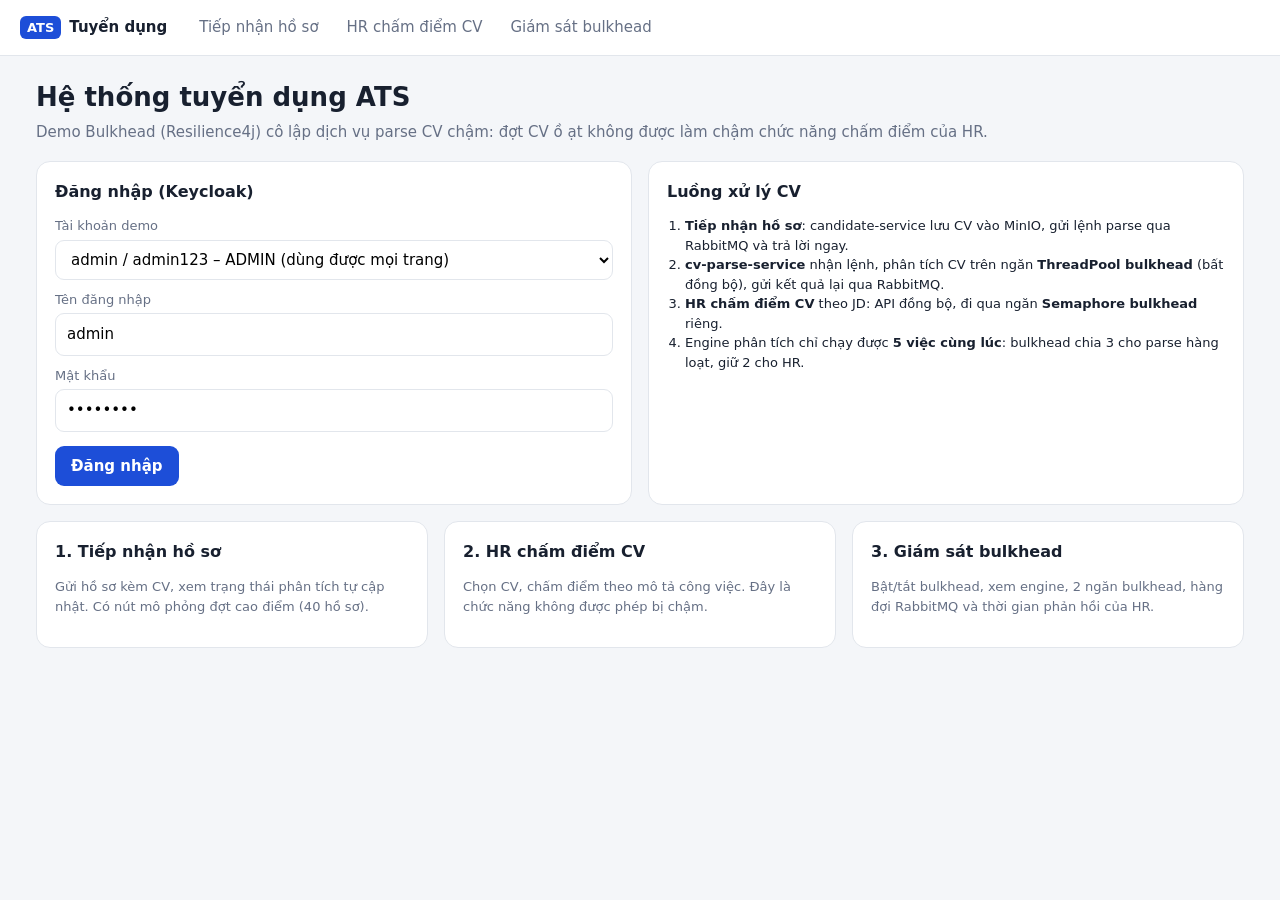
<file: ats_be/demo-ui/giam-sat.html>
<!doctype html>
<html lang="vi">
<head>
<meta charset="utf-8">
<meta name="viewport" content="width=device-width, initial-scale=1">
<title>Giám sát bulkhead – ATS</title>
<link rel="stylesheet" href="assets/app.css">
</head>
<body>
<header id="topbar"></header>
<main>
  <h1>Giám sát bulkhead – cv-parse-service</h1>
  <p class="sub">Máy phân tích CV chỉ phục vụ được 5 việc cùng lúc. Bulkhead không làm máy nhanh hơn – nó chia 5 chỗ đó: parse CV hàng loạt dùng tối đa 3, luôn giữ 2 cho HR chấm điểm.</p>

  <section class="card">
    <div class="row" style="justify-content:space-between">
      <div class="row">
        <div>
          <div class="small muted">Bulkhead</div>
          <div class="big" id="mode">–</div>
        </div>
        <button class="success" id="onBtn">Bật bulkhead</button>
        <button class="danger" id="offBtn">Tắt bulkhead</button>
      </div>
      <div class="row">
        <label for="n" style="margin:0">Đợt cao điểm</label>
        <input id="n" type="number" value="40" min="1" max="200" style="width:80px">
        <button class="primary" id="simulateBtn">Mô phỏng nộp CV</button>
      </div>
    </div>
    <div class="progress" style="margin-top:12px"><div id="bar"></div></div>
    <p id="simMsg" class="small muted" style="margin-bottom:0"></p>
    <p class="small" id="counts" style="margin:6px 0 0"></p>
  </section>

  <section class="card" style="margin-top:16px">
    <h2><span>Luồng xử lý lúc này</span><span class="small muted">cập nhật mỗi giây</span></h2>
    <div class="notice" id="story">Đang tải…</div>
    <div class="flow">
      <div class="flow-head">1. Việc đến</div>
      <div class="flow-head">2. Đi qua ngăn (bulkhead)</div>
      <div class="flow-head">3. Máy phân tích CV <span class="muted" id="engineTxt"></span></div>

      <div class="flow-cell lane-batch arrow">
        <b>Ứng viên nộp CV → cần parse</b>
        <div class="small muted">mỗi CV chiếm 1 chỗ của máy trong <span id="parseCost">8 s</span></div>
        <div class="small" style="margin-top:8px">CV đang chờ trong RabbitMQ: <b id="rabbitTxt">0</b></div>
        <div class="slots" id="rabbit"></div>
      </div>
      <div class="flow-cell lane-batch arrow" id="gateBatch"></div>

      <div class="flow-cell engine-cell">
        <div class="seats" id="engine"></div>
        <div class="small" style="margin-top:12px">Đứng chờ trước máy (chưa có chỗ):</div>
        <div class="slots" id="engineQueue"></div>
        <div class="small" id="engineWait"></div>
      </div>

      <div class="flow-cell lane-hr arrow">
        <b>HR bấm "Chấm điểm"</b>
        <div class="small muted">mỗi lần chiếm 1 chỗ của máy trong <span id="matchCost">2 s</span> – HR đứng chờ trên màn hình</div>
        <label class="switch"><input type="checkbox" id="probeTop"><span></span> HR chấm liên tục <span class="small muted">(1 HR, ~1,5 s/lần)</span></label>
        <div class="small" style="margin-top:8px" id="hrSrc"></div>
      </div>
      <div class="flow-cell lane-hr arrow" id="gateHr"></div>
    </div>
    <div class="legend">
      <span><i style="background:var(--batch)"></i>Parse CV</span><span><i style="background:var(--interactive)"></i>HR chấm điểm</span>
      <span><i style="background:var(--queue)"></i>Đang chờ trong ngăn</span><span><i style="background:var(--rabbit)"></i>Chờ trong RabbitMQ</span>
      <span><i style="background:var(--bad)"></i>HR đang bị kẹt</span><span><i style="background:var(--free)"></i>Trống</span>
    </div>
  </section>

  <section class="card" style="margin-top:16px">
    <h2><span>Test ngăn Semaphore – nhiều HR chấm điểm cùng lúc</span><span class="small muted">POST /api/v1/cvparse/match × N song song</span></h2>
    <div class="row">
      <label for="burstN" style="margin:0">Số HR bấm cùng lúc</label>
      <input id="burstN" type="number" min="1" max="15" value="10" style="width:80px">
      <button class="primary" id="burstBtn">Nhiều HR chấm điểm cùng lúc</button>
      <span class="small muted" id="burstMsg">Ngăn có 2 vé, chờ tối đa 0,5 giây. Tối đa 15 HR (trình duyệt chỉ mở ~6 kết nối mỗi tên máy chủ, nên chia qua localhost / 127.0.0.1 / [::1]).</span>
    </div>
    <div id="burstResult" style="margin-top:12px"></div>
    <h2 style="margin-top:16px"><span class="small">Lịch sử các lần test</span><button class="link small" id="clearBursts">Xoá lịch sử</button></h2>
    <div class="tablewrap">
      <table>
        <thead><tr><th>Lúc</th><th>Bulkhead</th><th>Máy phân tích lúc bấm</th><th>Số HR</th><th>Được chấm (200)</th><th>Bị từ chối (503)</th><th>HR chờ lâu nhất</th></tr></thead>
        <tbody id="bursts"></tbody>
      </table>
    </div>
  </section>

  <section class="card" style="margin-top:16px">
    <h2>
      <span>HR chấm điểm CV – thời gian phản hồi</span>
      <label class="row small" style="margin:0;color:var(--text)"><input type="checkbox" id="probe" style="width:auto"> Đo liên tục (mô phỏng 1 HR đang dùng hệ thống)</label>
    </h2>
    <div class="row" style="align-items:flex-end;gap:24px">
      <div><div class="small muted">Lần gần nhất</div><div class="big" id="probeNow">–</div></div>
      <div class="small muted" id="probeState"></div>
    </div>
    <div class="small muted" id="chartMax"></div>
    <svg class="chart" id="chart" viewBox="0 0 600 150" preserveAspectRatio="none"></svg>
    <div class="legend"><span><i style="background:var(--ok)"></i>&lt; 3 giây</span><span><i style="background:var(--warn)"></i>3–10 giây</span><span><i style="background:var(--bad)"></i>&gt; 10 giây hoặc lỗi</span><span>Nền tô: <i style="background:#fde8e8"></i>bulkhead tắt · <i style="background:#e3f4e8"></i>bulkhead bật</span></div>
  </section>

  <section class="card" style="margin-top:16px">
    <h2><span>So sánh các lượt mô phỏng</span><button class="link small" id="clearRuns">Xoá bảng</button></h2>
    <div class="tablewrap">
      <table>
        <thead><tr><th>Bulkhead</th><th>Số CV</th><th>Nộp hồ sơ xong sau</th><th>HR chấm điểm chậm nhất</th><th>HR trung bình</th><th>HR bị 503</th><th>Parse hết CV sau</th></tr></thead>
        <tbody id="runs"><tr><td colspan="7" class="muted">Chưa có lượt nào – bấm "Mô phỏng nộp CV".</td></tr></tbody>
      </table>
    </div>
  </section>
</main>
<script src="assets/app.js"></script>
<script>
  if (ATS.requireLogin()) {
    ATS.renderTopbar('giam-sat.html');
    const $ = (id) => document.getElementById(id);
    const PROBE_BODY = JSON.stringify({
      cvText: 'Backend Developer 4 years experience. Skills: Java, Spring Boot, PostgreSQL, Docker, Git',
      jobDescription: 'Java, Spring Boot, PostgreSQL, Docker, Kubernetes, Kafka'
    });
    let status = null, counts = null, run = null;
    // Bảng so sánh được giữ lại khi tải lại trang (chỉ trong trình duyệt này)
    const RUNS_KEY = 'ats-demo-runs';
    const runs = (() => { try { return JSON.parse(localStorage.getItem(RUNS_KEY)) || []; } catch { return []; } })();
    const saveRuns = () => { try { localStorage.setItem(RUNS_KEY, JSON.stringify(runs)); } catch { /* bỏ qua */ } };
    const probes = [];        // [thời điểm, ms, httpStatus, bulkheadBật]
    let probeStarted = null;

    const slots = (total, filled, cls, extra = '') =>
      Array.from({ length: total }, (_, i) => `<div class="slot ${extra} ${i < filled ? cls : ''}"></div>`).join('');

    async function loadStatus() {
      try {
        const res = await ATS.api('/api/v1/cvparse/bulkhead');
        if (!res.ok) throw new Error('HTTP ' + res.status);
        status = await res.json();
        render();
      } catch (err) { $('story').className = 'notice bad'; $('story').textContent = 'Không đọc được trạng thái cv-parse-service: ' + err.message; }
    }

    async function loadCounts() {
      try {
        const res = await ATS.api('/api/v1/candidates/cvs?limit=1');
        counts = (await res.json()).counts;
        $('counts').innerHTML = `Hồ sơ trong hệ thống: <b class="warnc">${counts.PENDING}</b> CV chưa phân tích xong ·
          <b class="good">${counts.PARSED}</b> đã phân tích · <b class="badc">${counts.FAILED}</b> lỗi`;
        maybeFinishRun();
      } catch { /* thử lại lần sau */ }
    }

    function render() {
      const s = status, e = s.engine;
      $('mode').innerHTML = s.bulkheadEnabled ? '<span class="mode-on">ĐANG BẬT</span>' : '<span class="mode-off">ĐANG TẮT</span>';
      // Không cho đổi chế độ giữa một lượt mô phỏng (kết quả lượt đó sẽ bị trộn 2 chế độ)
      $('onBtn').disabled = s.bulkheadEnabled || !s.toggleEnabled || !!run;
      $('offBtn').disabled = !s.bulkheadEnabled || !s.toggleEnabled || !!run;
      const on = s.bulkheadEnabled, b = s.batchBulkhead, i = s.interactiveBulkhead;
      const parseS = e.parseDelayMs / 1000, matchS = e.matchDelayMs / 1000;
      const ready = Math.max(0, s.rabbitParseQueueReady);
      const used = e.batchRunning + e.interactiveRunning;

      // 1. Việc đến
      $('parseCost').textContent = `${parseS} s`; $('matchCost').textContent = `${matchS} s`;
      $('rabbitTxt').textContent = ready;
      $('rabbit').innerHTML = slots(Math.min(ready, 40), Math.min(ready, 40), 'rabbit', 'rabbit');
      const rejected = probes.filter(p => p[0] > Date.now() - 60000 && p[2] === 503).length;
      $('hrSrc').innerHTML = on ? `Bị báo bận (503) trong 1 phút qua: <b>${rejected}</b>` : 'Không bao giờ bị báo bận – nhưng có thể phải chờ rất lâu';

      // 2. Ngăn
      $('gateBatch').classList.toggle('gate-off', !on);
      $('gateBatch').innerHTML = on ? `
          <b>Ngăn parse</b> <span class="badge">ThreadPool · cvParseBatch</span>
          <div class="small" style="margin-top:8px">3 thread riêng của ngăn – mỗi thread dẫn 1 CV vào máy: <b>${b.activeThreads}/${b.maxThreads}</b></div>
          <div class="slots">${slots(b.maxThreads, b.activeThreads, 'batch')}</div>
          <div class="small" style="margin-top:8px">Ghế chờ trong ngăn: <b>${b.queueDepth}/${b.queueCapacity}</b></div>
          <div class="slots">${slots(b.queueCapacity, b.queueDepth, 'queue', 'mini')}</div>
          <div class="small muted" style="margin-top:6px">→ parse không bao giờ chiếm quá 3 chỗ của máy. Ngăn đầy thì CV quay lại RabbitMQ, không mất.</div>`
        : `
          <b>Không có ngăn</b>
          <div class="small" style="margin-top:8px">Mỗi CV một thread, không giới hạn: <b>${s.unboundedActive}</b> thread đang parse</div>
          <div class="slots">${slots(Math.min(s.unboundedActive, 40), Math.min(s.unboundedActive, 40), 'batch', 'mini')}</div>
          <div class="small" style="margin-top:6px">→ tất cả lao thẳng vào máy, chiếm được bao nhiêu chỗ thì chiếm.</div>`;
      $('gateHr').classList.toggle('gate-off', !on);
      const tickets = i.maxConcurrentCalls - i.availableConcurrentCalls;
      $('gateHr').innerHTML = on ? `
          <b>Ngăn HR</b> <span class="badge">Semaphore · cvParseInteractive</span>
          <div class="small" style="margin-top:8px">2 vé vào máy – HR đang cầm: <b>${tickets}/${i.maxConcurrentCalls}</b></div>
          <div class="slots">${slots(i.maxConcurrentCalls, tickets, 'interactive')}</div>
          <div class="small muted" style="margin-top:6px">→ không tạo thread mới, chỉ giới hạn số HR vào máy. Hết vé quá 0,5 s → báo bận (503) ngay, HR không bị treo.</div>`
        : `
          <b>Không có ngăn</b>
          <div class="small" style="margin-top:8px">Yêu cầu của HR đi thẳng vào máy, xếp chung một hàng với parse.</div>`;

      // 3. Máy phân tích: 5 chỗ + hàng chờ trước máy
      $('engineTxt').textContent = `– ${used}/${e.capacity} chỗ đang dùng`;
      // Bật: 3 chỗ đầu là khu parse, 2 chỗ cuối là khu giữ cho HR. Tắt: ai đến trước ngồi trước.
      const hrZone = on ? e.capacity - i.maxConcurrentCalls : 0;
      $('engine').innerHTML = Array.from({ length: e.capacity }, (_, k) => {
        const who = on
          ? (k < hrZone ? (k < e.batchRunning ? 'batch' : '') : (k - hrZone < e.interactiveRunning ? 'interactive' : ''))
          : (k < e.batchRunning ? 'batch' : k < used ? 'interactive' : '');
        const reserved = on && k >= hrZone;
        return `<div class="seat ${who} ${reserved ? 'reserved' : ''}">${who === 'batch' ? 'Parse' : who ? 'HR' : reserved ? 'giữ cho HR' : 'trống'}</div>`;
      }).join('');
      $('engineQueue').innerHTML =
        slots(Math.min(e.batchWaiting, 40), Math.min(e.batchWaiting, 40), 'batch', 'mini') +
        slots(e.interactiveWaiting, e.interactiveWaiting, 'stuck', 'mini');
      $('engineWait').innerHTML = e.batchWaiting + e.interactiveWaiting === 0
        ? '<span class="muted">không có ai</span>'
        : `<b>${e.batchWaiting}</b> việc parse · <b class="${e.interactiveWaiting ? 'badc' : ''}">${e.interactiveWaiting}</b> yêu cầu của HR`;

      // Câu giải thích: chuyện gì đang xảy ra
      const story = $('story');
      if (on) {
        story.className = 'notice ok';
        story.innerHTML = `<b>Bulkhead BẬT.</b> Parse đang dùng ${e.batchRunning}/3 chỗ` +
          (b.queueDepth + ready ? ` (còn ${b.queueDepth} CV chờ trong ngăn, ${ready} CV chờ trong RabbitMQ)` : '') +
          `. 2 chỗ còn lại luôn giữ cho HR → HR chấm điểm khoảng ${matchS} s, không bao giờ phải xếp hàng sau parse.`;
      } else if (e.interactiveWaiting > 0) {
        const wait = Math.ceil(e.batchWaiting / e.capacity) * parseS + matchS;
        story.className = 'notice bad';
        story.innerHTML = `<b>Bulkhead TẮT – HR đang bị kẹt!</b> Parse chiếm ${e.batchRunning}/${e.capacity} chỗ của máy. ` +
          `${e.interactiveWaiting} yêu cầu của HR đang đứng chờ sau ${e.batchWaiting} việc parse → HR phải chờ khoảng ${wait} s hoặc hơn.`;
      } else if (e.batchRunning >= e.capacity) {
        story.className = 'notice warn';
        story.innerHTML = `<b>Bulkhead TẮT.</b> Parse đang chiếm cả ${e.capacity}/${e.capacity} chỗ, ${e.batchWaiting} việc parse khác đang chờ. ` +
          `HR bấm chấm điểm lúc này sẽ phải đứng sau tất cả các việc đó.`;
      } else {
        story.className = 'notice';
        story.innerHTML = `<b>Bulkhead TẮT.</b> Không có ngăn – ai đến trước vào máy trước. Bấm "Mô phỏng nộp CV" để thấy parse chiếm hết ${e.capacity} chỗ và HR bị kẹt.`;
      }
    }

    async function setMode(enabled) {
      const res = await ATS.api('/api/v1/cvparse/bulkhead/mode', {
        method: 'PUT', headers: { 'Content-Type': 'application/json' }, body: JSON.stringify({ enabled })
      });
      if (!res.ok) alert('Không đổi được chế độ (cần tài khoản ADMIN): HTTP ' + res.status);
      loadStatus();
    }
    $('onBtn').onclick = () => setMode(true);
    $('offBtn').onclick = () => setMode(false);

    // ---------------------------------------------------------------- mô phỏng + ghi nhận lượt
    $('simulateBtn').onclick = async () => {
      if (run) return;
      const n = Math.max(1, Math.min(200, parseInt($('n').value, 10) || 40));
      run = { mode: status ? status.bulkheadEnabled : null, n, start: Date.now(), uploadMs: null };
      $('simulateBtn').disabled = true; $('onBtn').disabled = true; $('offBtn').disabled = true;
      $('simMsg').textContent = `Đang gửi ${n} hồ sơ…`;
      const r = await ATS.simulateUploads(n, { onProgress: ({ done, total }) => { $('bar').style.width = (done / total * 100) + '%'; } });
      run.uploadMs = r.ms;
      $('simMsg').innerHTML = `Đã nộp <b>${r.done - r.failed}/${n}</b> hồ sơ trong <b>${ATS.fmtMs(r.ms)}</b>. Đang chờ cv-parse-service phân tích hết…`;
    };

    function maybeFinishRun() {
      if (!run || run.uploadMs === null || !counts || !status || bursting) return;   // đợi test HR xong để tính cả vào lượt
      const idle = counts.PENDING === 0 && status.engine.batchRunning === 0;
      if (!idle) return;
      const during = probes.filter(p => p[0] >= run.start);
      const ok = during.filter(p => p[2] === 200).map(p => p[1]);
      const row = {
        mode: run.mode, n: run.n, uploadMs: run.uploadMs, total: Date.now() - run.start,
        max: during.length ? Math.max(...during.map(p => p[1])) : null,
        avg: ok.length ? ok.reduce((a, b) => a + b, 0) / ok.length : null,
        busy: during.filter(p => p[2] === 503).length
      };
      runs.push(row);
      saveRuns();
      renderRuns();
      $('simMsg').innerHTML = `Xong lượt <b>${row.mode ? 'bulkhead BẬT' : 'bulkhead TẮT'}</b>: phân tích hết ${row.n} CV sau ${ATS.fmtMs(row.total)}.`;
      $('bar').style.width = '0';
      $('simulateBtn').disabled = false;
      run = null;
      loadStatus();
    }

    function renderRuns() {
      $('runs').innerHTML = runs.map(x => `<tr>
        <td>${x.mode ? '<span class="badge ok">Bật</span>' : '<span class="badge bad">Tắt</span>'}</td>
        <td>${x.n}</td><td>${ATS.fmtMs(x.uploadMs)}</td>
        <td><b>${x.max === null ? '–' : ATS.fmtMs(x.max)}</b></td><td>${x.avg === null ? '–' : ATS.fmtMs(x.avg)}</td>
        <td>${x.busy}</td><td>${ATS.fmtMs(x.total)}</td></tr>`).join('')
        || '<tr><td colspan="7" class="muted">Chưa có lượt nào – bấm "Mô phỏng nộp CV".</td></tr>';
    }
    $('clearRuns').onclick = () => { runs.length = 0; saveRuns(); renderRuns(); };
    renderRuns();

    // ---------------------------------------------------------------- test ngăn Semaphore
    let bursting = false;     // tạm dừng đo HR liên tục để nó không giữ 1 permit trong lúc test
    const BURSTS_KEY = 'ats-demo-bursts';
    const bursts = (() => { try { return JSON.parse(localStorage.getItem(BURSTS_KEY)) || []; } catch { return []; } })();
    const saveBursts = () => { try { localStorage.setItem(BURSTS_KEY, JSON.stringify(bursts)); } catch { /* bỏ qua */ } };

    function renderBursts() {
      $('bursts').innerHTML = bursts.map(x => `<tr>
        <td>${new Date(x.at).toLocaleTimeString('vi-VN')}</td>
        <td>${x.mode ? '<span class="badge ok">Bật</span>' : '<span class="badge bad">Tắt</span>'}</td>
        <td class="small">${x.parsing ? `<b>đang parse</b> ${x.parsing} CV` : 'rảnh'}</td>
        <td>${x.n}</td><td>${x.ok}${x.ok ? ` <span class="small muted">(${ATS.fmtMs(x.okMax)})</span>` : ''}</td>
        <td>${x.busy}</td><td><b>${ATS.fmtMs(x.max)}</b></td></tr>`).join('')
        || '<tr><td colspan="7" class="muted">Chưa có lần test nào.</td></tr>';
    }
    $('clearBursts').onclick = () => { bursts.length = 0; saveBursts(); renderBursts(); };
    renderBursts();

    $('burstBtn').onclick = async () => {
      if (bursting) return;
      const n = Math.max(1, Math.min(ATS.BURST_MAX, parseInt($('burstN').value, 10) || 10));
      bursting = true;
      $('burstBtn').disabled = true;
      const mode = status ? status.bulkheadEnabled : null;
      if (mode) {   // chỉ khi bật: lượt đo đang chạy giữ 1 permit (~2s) -> chờ nó trả permit
        $('burstMsg').innerHTML = '<span class="spinner"></span> Chờ lượt đo HR hiện tại xong…';
        while (probeStarted !== null) await ATS.sleep(100);
      }
      const e = status ? status.engine : null;
      const parsing = e ? e.batchRunning + e.batchWaiting : 0;   // số việc parse đang chạy/chờ engine lúc bấm
      $('burstMsg').innerHTML = `<span class="spinner"></span> ${n} HR đang chấm điểm cùng lúc (bulkhead ${mode ? 'BẬT' : 'TẮT'})…`;
      const before = await ATS.ticketsHeld();
      const results = await ATS.burstMatch(n);
      ATS.renderBurst($('burstResult'), results, before);
      // Ghi vào biểu đồ + số liệu HR của lượt mô phỏng đang chạy, và vào lịch sử test
      const now = Date.now();
      results.forEach((r, i) => probes.push([now - (results.length - 1 - i) * 600, r.ms, r.status, mode]));
      const okMs = results.filter(r => r.status === 200).map(r => r.ms);
      bursts.unshift({
        at: now, mode, n, parsing,
        ok: okMs.length, okMax: okMs.length ? Math.max(...okMs) : 0,
        busy: results.filter(r => r.status === 503).length,
        max: Math.max(...results.map(r => r.ms))
      });
      saveBursts(); renderBursts();
      $('burstMsg').textContent = `Lượt vừa rồi: bulkhead ${mode ? 'BẬT' : 'TẮT'}, ${n} HR cùng lúc. Đổi chế độ ở trên rồi bấm lại để so sánh.`;
      $('burstBtn').disabled = false;
      bursting = false;
    };

    // ---------------------------------------------------------------- đo HR liên tục
    // Công tắc ở sơ đồ và ô ở biểu đồ là một; nhớ lựa chọn khi tải lại trang (mặc định: bật)
    const PROBE_KEY = 'ats-demo-probe';
    const setProbe = (on) => {
      $('probe').checked = $('probeTop').checked = on;
      try { localStorage.setItem(PROBE_KEY, on ? '1' : '0'); } catch { /* bỏ qua */ }
    };
    setProbe((() => { try { return localStorage.getItem(PROBE_KEY) !== '0'; } catch { return true; } })());
    $('probe').onchange = () => setProbe($('probe').checked);
    $('probeTop').onchange = () => setProbe($('probeTop').checked);
    // Bật/tắt ở 1 tab -> mọi tab Giám sát khác cũng đổi theo (tránh tab bị quên vẫn giữ vé của HR)
    window.addEventListener('storage', (ev) => {
      if (ev.key === PROBE_KEY) $('probe').checked = $('probeTop').checked = ev.newValue !== '0';
    });

    async function probeLoop() {
      while (true) {
        if (!$('probe').checked || bursting) { await ATS.sleep(500); continue; }
        probeStarted = performance.now();
        const mode = status ? status.bulkheadEnabled : null;
        let code = 0;
        try {
          const res = await ATS.api('/api/v1/cvparse/match', { method: 'POST', headers: { 'Content-Type': 'application/json' }, body: PROBE_BODY });
          code = res.status; await res.text();
        } catch { code = 0; }
        probes.push([Date.now(), performance.now() - probeStarted, code, mode]);
        probeStarted = null;
        await ATS.sleep(1500);
      }
    }

    const colorOf = (ms, code) => code !== 200 || ms > 10000 ? 'var(--bad)' : ms > 3000 ? 'var(--warn)' : 'var(--ok)';

    function tick() {
      const waiting = probeStarted !== null ? performance.now() - probeStarted : null;
      const last = probes[probes.length - 1];
      if (waiting !== null && waiting > 2600) {
        $('probeNow').innerHTML = `<span style="color:${colorOf(waiting, 200)}">${ATS.fmtMs(waiting)}</span>`;
        $('probeState').innerHTML = '<span class="spinner"></span> HR đang chờ kết quả…';
      } else if (last) {
        $('probeNow').innerHTML = `<span style="color:${colorOf(last[1], last[2])}">${ATS.fmtMs(last[1])}</span>`;
        $('probeState').textContent = last[2] === 503 ? 'Bị từ chối nhanh (503) – hệ thống bận' : last[2] === 200 ? '' : 'Lỗi ' + last[2];
      }
      const now = Date.now(), from = now - 180000, W = 600;
      const pts = probes.filter(p => p[0] >= from);
      if (waiting !== null) pts.push([now, waiting, 200, status && status.bulkheadEnabled]);
      const max = Math.max(5000, ...pts.map(p => p[1]));
      // nền: tô theo chế độ bulkhead tại từng thời điểm
      const bands = pts.map((p, idx) => {
        const x0 = (p[0] - from) / 180000 * W, x1 = idx + 1 < pts.length ? (pts[idx + 1][0] - from) / 180000 * W : W;
        return p[3] === null ? '' : `<rect x="${x0.toFixed(1)}" y="0" width="${Math.max(0, x1 - x0).toFixed(1)}" height="140" fill="${p[3] ? '#e3f4e8' : '#fde8e8'}" opacity=".7"/>`;
      }).join('');
      const bars = pts.map(([t, ms, code]) => {
        const x = (t - from) / 180000 * W, h = Math.max(2, ms / max * 130);
        return `<rect x="${(x - 3).toFixed(1)}" y="${(140 - h).toFixed(1)}" width="6" height="${h.toFixed(1)}" rx="2" fill="${colorOf(ms, code)}"/>`;
      }).join('');
      $('chart').innerHTML = `${bands}<line x1="0" y1="140" x2="${W}" y2="140" stroke="#e2e6ec"/>${bars}`;
      $('chartMax').textContent = `Thang đo: 0 – ${(max / 1000).toFixed(0)} giây · 3 phút gần nhất`;
      requestAnimationFrame(tick);
    }

    loadStatus(); loadCounts();
    setInterval(loadStatus, 1000);
    setInterval(loadCounts, 2000);
    probeLoop();
    requestAnimationFrame(tick);
  }
</script>
</body>
</html>
</file>
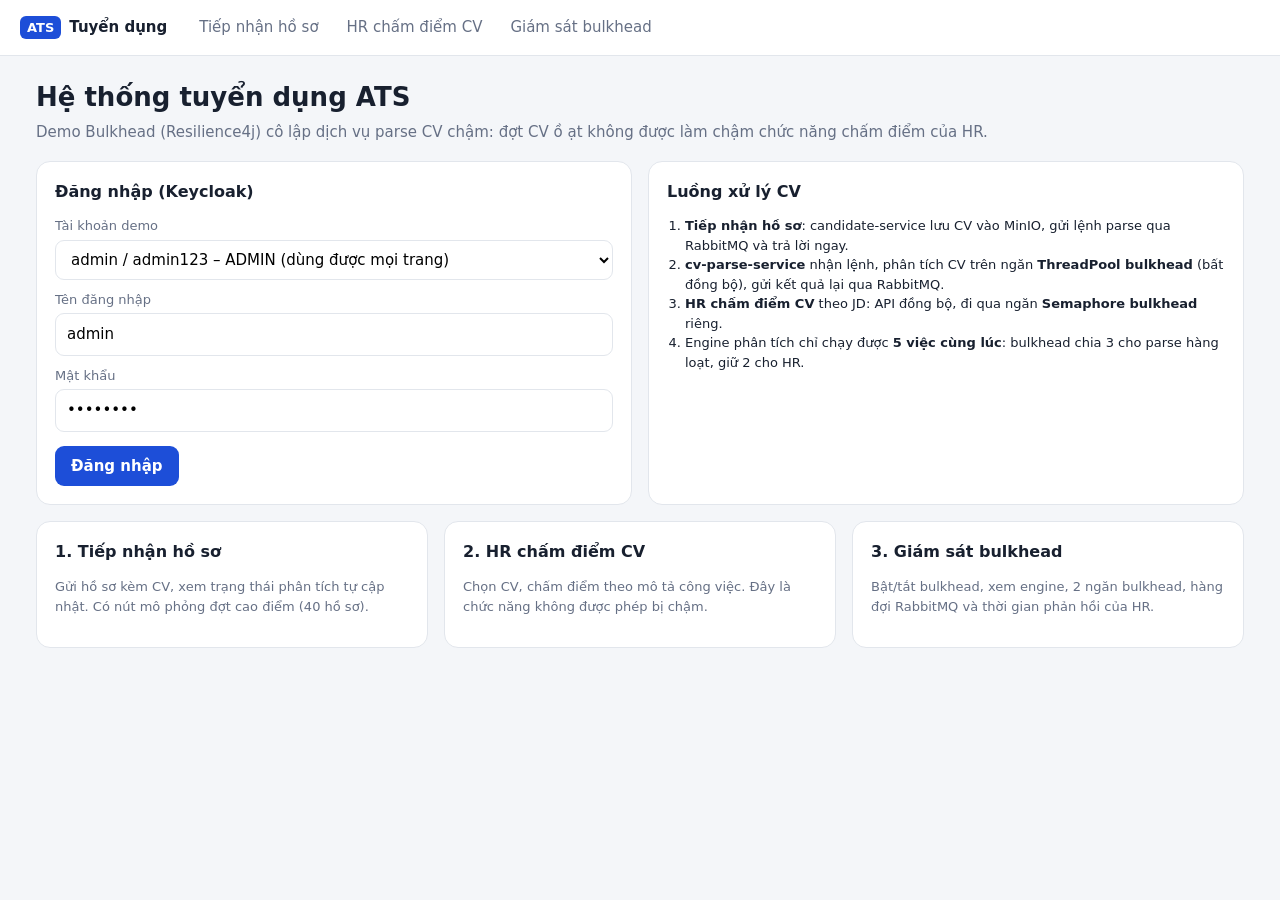
<file: ats_be/demo-ui/hr.html>
<!doctype html>
<html lang="vi">
<head>
<meta charset="utf-8">
<meta name="viewport" content="width=device-width, initial-scale=1">
<title>HR chấm điểm CV – ATS</title>
<link rel="stylesheet" href="assets/app.css">
</head>
<body>
<header id="topbar"></header>
<main>
  <h1>HR chấm điểm CV theo mô tả công việc</h1>
  <p class="sub">API đồng bộ – HR đứng chờ kết quả trên màn hình. Mục tiêu: luôn nhanh, kể cả khi đang có đợt CV ồ ạt.</p>

  <div class="grid-2">
    <section class="card">
      <h2><span>CV đã phân tích</span><span class="small muted" id="cvCount"></span></h2>
      <div class="tablewrap" style="max-height:420px">
        <table>
          <thead><tr><th>Ứng viên</th><th>Kỹ năng</th><th>Kinh nghiệm</th></tr></thead>
          <tbody id="cvRows"><tr><td colspan="3" class="muted">Đang tải…</td></tr></tbody>
        </table>
      </div>
    </section>

    <section class="card stack">
      <div>
        <h2>Mô tả công việc (JD)</h2>
        <textarea id="jd">Tuyển Backend Developer: Java, Spring Boot, PostgreSQL, Docker, Kubernetes, Kafka. Ưu tiên có kinh nghiệm AWS.</textarea>
      </div>
      <div>
        <div class="small muted">CV được chọn</div>
        <div id="selected" class="small"><i class="muted">Bấm một dòng trong danh sách bên trái</i></div>
      </div>
      <div class="row">
        <button class="primary" id="scoreBtn">Chấm điểm</button>
        <label class="row small" style="margin:0;color:var(--text)"><input type="checkbox" id="auto" style="width:auto"> Tự chấm điểm lại mỗi 3 giây</label>
      </div>
      <div class="grid-2">
        <div>
          <div class="small muted">Thời gian phản hồi</div>
          <div class="big" id="elapsed">–</div>
        </div>
        <div id="state" class="small"></div>
      </div>
      <div id="resultCard"></div>
    </section>
  </div>

  <section class="card" style="margin-top:16px">
    <h2><span>Test ngăn Semaphore – nhiều HR chấm điểm cùng lúc</span><span class="small muted">2 permit · chờ tối đa 0,5 giây</span></h2>
    <div class="row">
      <label for="burstN" style="margin:0">Số HR bấm cùng lúc</label>
      <input id="burstN" type="number" min="1" max="15" value="10" style="width:80px">
      <button class="primary" id="burstBtn">Nhiều HR chấm điểm cùng lúc</button>
      <span class="small muted" id="burstMsg">Gửi N yêu cầu chấm CV đang chọn song song. Bật/tắt bulkhead ở trang Giám sát để so sánh.</span>
    </div>
    <div id="burstResult" style="margin-top:12px"></div>
  </section>

  <section class="card" style="margin-top:16px">
    <h2><span>Thời gian phản hồi các lần chấm điểm</span><span class="small muted">2 phút gần nhất</span></h2>
    <div class="small muted" id="chartMax"></div>
    <svg class="chart" id="chart" viewBox="0 0 600 150" preserveAspectRatio="none"></svg>
    <div class="legend"><span><i style="background:var(--ok)"></i>&lt; 3 giây</span><span><i style="background:var(--warn)"></i>3–10 giây</span><span><i style="background:var(--bad)"></i>&gt; 10 giây hoặc lỗi</span></div>
  </section>
</main>
<script src="assets/app.js"></script>
<script>
  if (ATS.requireLogin()) {
    ATS.renderTopbar('hr.html');
    const $ = (id) => document.getElementById(id);
    let cvs = [], selected = null, busy = false, startedAt = null;
    const history = [];   // [thời điểm, ms, httpStatus]

    async function loadCvs() {
      try {
        const res = await ATS.api('/api/v1/candidates/cvs?limit=60');
        const data = await res.json();
        cvs = data.items.filter(cv => cv.parseStatus === 'PARSED');
        if (!selected && cvs.length) selected = cvs[0];
        $('cvCount').textContent = `${cvs.length} CV`;
        $('cvRows').innerHTML = cvs.map((cv, i) => `
          <tr class="clickable ${selected && selected.cvId === cv.cvId ? 'selected' : ''}" data-i="${i}">
            <td><b>${ATS.escapeHtml(cv.candidateName)}</b></td>
            <td>${(cv.parsedData.skills || []).slice(0, 6).map(s => `<span class="chip">${ATS.escapeHtml(s)}</span>`).join('')}</td>
            <td class="small">${cv.parsedData.yearsOfExperience ?? '–'} năm</td></tr>`).join('')
          || '<tr><td colspan="3" class="muted">Chưa có CV nào được phân tích – nộp hồ sơ ở trang Tiếp nhận.</td></tr>';
        $('cvRows').querySelectorAll('tr.clickable').forEach(tr => tr.onclick = () => { selected = cvs[+tr.dataset.i]; showSelected(); loadCvs(); });
        showSelected();
      } catch { /* thử lại ở lần sau */ }
    }

    function showSelected() {
      if (!selected) return;
      $('selected').innerHTML = `<b>${ATS.escapeHtml(selected.candidateName)}</b> · ${(selected.parsedData.skills || []).join(', ')}`;
    }

    async function score() {
      if (busy || !selected) return;
      busy = true; $('scoreBtn').disabled = true;
      startedAt = performance.now();
      $('state').innerHTML = '<span class="spinner"></span> Đang chấm điểm…';
      let status = 0;
      try {
        const res = await ATS.api('/api/v1/cvparse/match', {
          method: 'POST', headers: { 'Content-Type': 'application/json' },
          body: JSON.stringify({ cvText: ATS.cvTextFromParsed(selected), jobDescription: $('jd').value })
        });
        status = res.status;
        const ms = performance.now() - startedAt;
        const body = await res.json().catch(() => ({}));
        if (res.ok) {
          const color = body.score >= 70 ? 'var(--ok)' : body.score >= 40 ? 'var(--warn)' : 'var(--bad)';
          $('resultCard').innerHTML = `
            <div class="row" style="justify-content:space-between"><b>Điểm phù hợp</b><b style="font-size:22px">${body.score}/100</b></div>
            <div class="score"><div style="width:${body.score}%;background:${color}"></div></div>
            <p class="small" style="margin:10px 0 4px">Khớp: ${body.matchedSkills.map(s => `<span class="chip ok">${s}</span>`).join('') || '–'}</p>
            <p class="small" style="margin:0 0 8px">Thiếu: ${body.missingSkills.map(s => `<span class="chip bad">${s}</span>`).join('') || '–'}</p>
            <div class="notice">${ATS.escapeHtml(body.recommendation)}</div>`;
          $('state').innerHTML = '<span class="badge ok">Thành công</span>';
        } else if (res.status === 503) {
          $('state').innerHTML = '<div class="notice warn">Hệ thống chấm điểm đang bận – thử lại sau vài giây (bulkhead từ chối ngay thay vì để HR chờ).</div>';
        } else {
          $('state').innerHTML = `<div class="notice bad">Lỗi ${res.status}</div>`;
        }
        history.push([Date.now(), ms, status]);
      } catch (err) {
        history.push([Date.now(), performance.now() - startedAt, 0]);
        $('state').innerHTML = `<div class="notice bad">${ATS.escapeHtml(err.message)}</div>`;
      } finally {
        startedAt = null; busy = false; $('scoreBtn').disabled = false;
      }
    }

    function colorOf(ms, status) { return status !== 200 || ms > 10000 ? 'var(--bad)' : ms > 3000 ? 'var(--warn)' : 'var(--ok)'; }

    function tick() {
      // Số giây chạy liên tục trong lúc chờ -> HR "cảm nhận" được độ trễ
      if (startedAt !== null) {
        const ms = performance.now() - startedAt;
        $('elapsed').innerHTML = `<span style="color:${colorOf(ms, 200)}">${ATS.fmtMs(ms)}</span>`;
      } else if (history.length) {
        const [, ms, status] = history[history.length - 1];
        $('elapsed').innerHTML = `<span style="color:${colorOf(ms, status)}">${ATS.fmtMs(ms)}</span>`;
      }
      const now = Date.now(), from = now - 120000;
      const pts = history.filter(h => h[0] >= from);
      const max = Math.max(5000, ...pts.map(h => h[1]));
      const bars = pts.map(([t, ms, status]) => {
        const x = (t - from) / 120000 * 600, h = Math.max(2, ms / max * 130);
        return `<rect x="${(x - 4).toFixed(1)}" y="${(140 - h).toFixed(1)}" width="8" height="${h.toFixed(1)}" rx="2" fill="${colorOf(ms, status)}"><title>${ATS.fmtMs(ms)}</title></rect>`;
      }).join('');
      $('chart').innerHTML = `<line x1="0" y1="140" x2="600" y2="140" stroke="#e2e6ec"/>${bars}`;
      $('chartMax').textContent = `Thang đo: 0 – ${(max / 1000).toFixed(0)} giây`;
      requestAnimationFrame(tick);
    }

    // Nhiều HR bấm cùng lúc -> thấy ngăn Semaphore cho 2 người chạy, số còn lại 503 sau ~0,5s
    $('burstBtn').onclick = async () => {
      if (!selected) return;
      const n = Math.max(1, Math.min(ATS.BURST_MAX, parseInt($('burstN').value, 10) || 10));
      $('burstBtn').disabled = true;
      $('burstMsg').innerHTML = '<span class="spinner"></span> Chờ lần chấm điểm hiện tại xong…';
      while (busy) await ATS.sleep(100);
      busy = true; $('scoreBtn').disabled = true;   // không để lần tự chấm giữ mất 1 permit
      $('burstMsg').innerHTML = `<span class="spinner"></span> ${n} HR đang chấm điểm cùng lúc…`;
      const before = await ATS.ticketsHeld();
      const results = await ATS.burstMatch(n, JSON.stringify({ cvText: ATS.cvTextFromParsed(selected), jobDescription: $('jd').value }));
      const now = Date.now();
      results.forEach((r, i) => history.push([now - (results.length - 1 - i) * 600, r.ms, r.status]));   // dàn cột ra để thấy đủ N cột
      ATS.renderBurst($('burstResult'), results, before);
      $('burstMsg').textContent = `Lượt vừa rồi: ${n} HR cùng lúc chấm CV của ${selected.candidateName}.`;
      busy = false; $('scoreBtn').disabled = false; $('burstBtn').disabled = false;
    };

    $('scoreBtn').onclick = score;
    setInterval(() => { if ($('auto').checked) score(); }, 3000);
    loadCvs();
    setInterval(loadCvs, 5000);
    requestAnimationFrame(tick);
  }
</script>
</body>
</html>
</file>
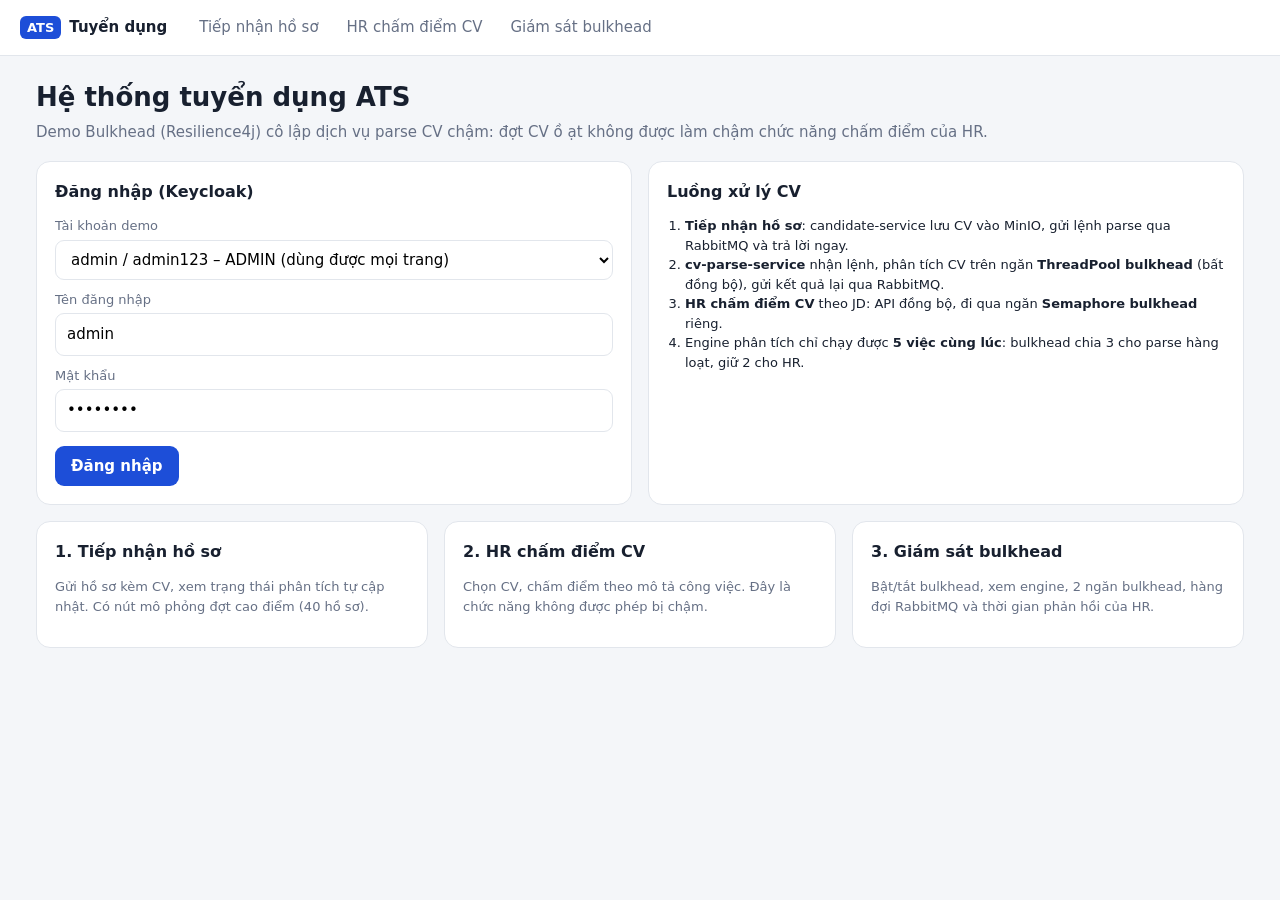
<file: ats_be/demo-ui/tiep-nhan.html>
<!doctype html>
<html lang="vi">
<head>
<meta charset="utf-8">
<meta name="viewport" content="width=device-width, initial-scale=1">
<title>Tiếp nhận hồ sơ – ATS</title>
<link rel="stylesheet" href="assets/app.css">
</head>
<body>
<header id="topbar"></header>
<main>
  <h1>Tiếp nhận hồ sơ ứng viên</h1>
  <p class="sub">Nộp hồ sơ được trả lời ngay; CV được phân tích ở nền (RabbitMQ → cv-parse-service) và trạng thái tự cập nhật.</p>

  <div class="grid-2">
    <section class="card">
      <h2>Nộp hồ sơ</h2>
      <form id="form">
        <label for="fullName">Họ tên</label>
        <input id="fullName" required>
        <div class="grid-2">
          <div><label for="email">Email</label><input id="email" type="email" required></div>
          <div><label for="phone">Số điện thoại (10 số)</label><input id="phone" pattern="[0-9]{10}"></div>
        </div>
        <label for="file">File CV (.txt – engine hiện đọc CV dạng văn bản)</label>
        <input id="file" type="file" accept=".txt,text/plain">
        <p class="small muted" style="margin:4px 0 0">Không chọn file thì hệ thống tạo sẵn một CV mẫu.</p>
        <div class="row" style="margin-top:14px">
          <button class="primary" type="submit" id="submitBtn">Nộp hồ sơ</button>
          <button class="link" type="button" id="fillSample">Điền dữ liệu mẫu</button>
        </div>
      </form>
      <div id="result" style="margin-top:14px"></div>
    </section>

    <section class="card">
      <h2>Mô phỏng đợt cao điểm</h2>
      <p class="small muted" style="margin-top:0">Nhiều ứng viên nộp CV cùng lúc. Việc nộp vẫn nhanh vì CV được phân tích ở nền – xem ảnh hưởng tới HR ở trang <a href="hr.html">HR chấm điểm</a> và <a href="giam-sat.html">Giám sát</a>.</p>
      <div class="row">
        <label for="n" style="margin:0">Số hồ sơ</label>
        <input id="n" type="number" value="40" min="1" max="200" style="width:90px">
        <button class="primary" id="simulateBtn">Bắt đầu</button>
      </div>
      <div class="progress" style="margin-top:14px"><div id="bar"></div></div>
      <p id="simMsg" class="small muted"></p>
      <div class="kpi" id="counts"></div>
    </section>
  </div>

  <section class="card" style="margin-top:16px">
    <h2><span>Hồ sơ gần đây</span><span class="small muted" id="refreshed"></span></h2>
    <div class="tablewrap">
      <table>
        <thead><tr><th>Ứng viên</th><th>File CV</th><th>Trạng thái</th><th>Nộp lúc</th><th>Phân tích mất</th><th>Kỹ năng trích xuất</th></tr></thead>
        <tbody id="rows"><tr><td colspan="6" class="muted">Đang tải…</td></tr></tbody>
      </table>
    </div>
  </section>
</main>
<script src="assets/app.js"></script>
<script>
  if (ATS.requireLogin()) {
    ATS.renderTopbar('tiep-nhan.html');
    const $ = (id) => document.getElementById(id);
    const mine = new Set();   // ứng viên vừa nộp từ trang này -> tô sáng trong bảng

    $('fillSample').onclick = () => {
      const c = ATS.sampleCandidate(0);
      $('fullName').value = c.fullName; $('email').value = c.email; $('phone').value = c.phone;
    };
    $('fillSample').click();

    $('form').onsubmit = async (e) => {
      e.preventDefault();
      $('submitBtn').disabled = true;
      $('result').innerHTML = '<span class="spinner"></span> Đang gửi hồ sơ…';
      try {
        const chosen = $('file').files[0];
        const sample = ATS.sampleCandidate(1);
        const text = chosen ? null : sample.text.replace(sample.fullName, $('fullName').value);
        const res = await ATS.uploadCv({
          fullName: $('fullName').value, email: $('email').value, phone: $('phone').value,
          file: chosen || new Blob([text], { type: 'text/plain' }), fileName: chosen ? chosen.name : 'cv-mau.txt'
        });
        if (res.ok) {
          mine.add(res.body.id);
          $('result').innerHTML = `<div class="notice ok">Đã nhận hồ sơ sau <b>${ATS.fmtMs(res.ms)}</b>. CV đang được phân tích ở nền – trạng thái cập nhật trong bảng bên dưới.</div>`;
          $('fillSample').click();
        } else {
          $('result').innerHTML = `<div class="notice bad">Lỗi ${res.status}: ${ATS.escapeHtml(res.body.message || 'không gửi được hồ sơ')}</div>`;
        }
      } catch (err) {
        $('result').innerHTML = `<div class="notice bad">${ATS.escapeHtml(err.message)}</div>`;
      } finally {
        $('submitBtn').disabled = false;
        refresh();
      }
    };

    $('simulateBtn').onclick = async () => {
      const n = Math.max(1, Math.min(200, parseInt($('n').value, 10) || 40));
      $('simulateBtn').disabled = true;
      $('simMsg').textContent = `Đang gửi ${n} hồ sơ…`;
      const r = await ATS.simulateUploads(n, {
        onProgress: ({ done, total }) => { $('bar').style.width = (done / total * 100) + '%'; }
      });
      $('simMsg').innerHTML = `Đã gửi <b>${r.done - r.failed}/${n}</b> hồ sơ trong <b>${ATS.fmtMs(r.ms)}</b>${r.failed ? ` (${r.failed} lỗi)` : ''}. CV đang được phân tích ở nền.`;
      $('simulateBtn').disabled = false;
    };

    async function refresh() {
      try {
        const res = await ATS.api('/api/v1/candidates/cvs?limit=30');
        if (!res.ok) throw new Error('HTTP ' + res.status);
        const data = await res.json();
        const c = data.counts;
        $('counts').innerHTML = `
          <div><b class="warnc">${c.PENDING}</b><span>Đang phân tích</span></div>
          <div><b class="good">${c.PARSED}</b><span>Đã phân tích</span></div>
          <div><b class="badc">${c.FAILED}</b><span>Lỗi</span></div>`;
        $('rows').innerHTML = data.items.map(cv => {
          const took = cv.parsedAt ? ATS.fmtMs(new Date(cv.parsedAt) - new Date(cv.uploadedAt)) : '–';
          const skills = (cv.parsedData && cv.parsedData.skills || []).map(s => `<span class="chip">${ATS.escapeHtml(s)}</span>`).join('');
          return `<tr class="${mine.has(cv.candidateId) ? 'selected' : ''}">
            <td><b>${ATS.escapeHtml(cv.candidateName)}</b><div class="small muted">${ATS.escapeHtml(cv.candidateEmail)}</div></td>
            <td class="small">${ATS.escapeHtml(cv.fileName)}</td>
            <td>${ATS.statusBadge(cv.parseStatus)}</td>
            <td class="small">${ATS.fmtClock(cv.uploadedAt)}</td>
            <td class="small">${took}</td>
            <td>${skills || '<span class="muted small">–</span>'}</td></tr>`;
        }).join('') || '<tr><td colspan="6" class="muted">Chưa có hồ sơ</td></tr>';
        $('refreshed').textContent = 'cập nhật ' + new Date().toLocaleTimeString('vi-VN');
      } catch (err) {
        $('refreshed').textContent = 'không tải được: ' + err.message;
      }
    }
    refresh();
    setInterval(refresh, 2000);
  }
</script>
</body>
</html>
</file>
<file: ats_be/demo-ui/assets/app.css>
:root {
  --bg: #f4f6f9; --card: #ffffff; --text: #18202f; --muted: #667085; --line: #e2e6ec;
  --primary: #1d4ed8; --primary-soft: #e8eefc;
  --ok: #16803c; --ok-soft: #e3f4e8; --bad: #c62828; --bad-soft: #fde8e8; --warn: #b45309; --warn-soft: #fdf1e1;
  --batch: #2563eb; --interactive: #16a34a; --queue: #f59e0b; --free: #eceff3; --rabbit: #ff6600;
}
* { box-sizing: border-box; }
body { margin: 0; font: 15px/1.5 system-ui, "Segoe UI", Arial, sans-serif; background: var(--bg); color: var(--text); }
a { color: var(--primary); }
main { max-width: 1240px; margin: 0 auto; padding: 22px 16px 48px; }
h1 { font-size: 26px; margin: 0 0 4px; }
h2 { font-size: 16px; margin: 0 0 12px; display: flex; align-items: center; justify-content: space-between; gap: 8px; }
.sub { color: var(--muted); margin: 0 0 18px; }
.muted { color: var(--muted); }
.small { font-size: 13px; }

#topbar { display: flex; align-items: center; gap: 20px; padding: 10px 20px; background: var(--card); border-bottom: 1px solid var(--line); flex-wrap: wrap; }
.brand { font-weight: 700; text-decoration: none; color: var(--text); display: flex; align-items: center; gap: 8px; }
.logo { background: var(--primary); color: #fff; border-radius: 6px; padding: 2px 7px; font-size: 13px; }
#topbar nav { display: flex; gap: 4px; flex: 1; flex-wrap: wrap; }
#topbar nav a { text-decoration: none; color: var(--muted); padding: 6px 12px; border-radius: 8px; }
#topbar nav a.active { background: var(--primary-soft); color: var(--primary); font-weight: 600; }
.who { display: flex; gap: 10px; align-items: center; color: var(--muted); font-size: 13px; }

.grid { display: grid; gap: 16px; grid-template-columns: repeat(auto-fit, minmax(300px, 1fr)); }
.grid-2 { display: grid; gap: 16px; grid-template-columns: minmax(0, 1fr) minmax(0, 1fr); }
@media (max-width: 860px) { .grid-2 { grid-template-columns: 1fr; } }
.card { background: var(--card); border: 1px solid var(--line); border-radius: 14px; padding: 18px; }
.stack > * + * { margin-top: 16px; }

label { display: block; font-size: 13px; color: var(--muted); margin: 10px 0 4px; }
input, textarea, select { width: 100%; padding: 9px 11px; border: 1px solid var(--line); border-radius: 9px; font: inherit; background: #fff; }
textarea { min-height: 96px; resize: vertical; }
button { font: inherit; border: 0; border-radius: 9px; padding: 9px 16px; cursor: pointer; font-weight: 600; }
button.primary { background: var(--primary); color: #fff; }
button.ghost { background: var(--primary-soft); color: var(--primary); }
button.danger { background: var(--bad); color: #fff; }
button.success { background: var(--ok); color: #fff; }
button.link { background: none; color: var(--primary); padding: 0; font-weight: 500; }
button:disabled { opacity: .5; cursor: not-allowed; }
.row { display: flex; gap: 10px; align-items: center; flex-wrap: wrap; }

.badge { display: inline-block; padding: 2px 9px; border-radius: 999px; font-size: 12px; font-weight: 600; background: var(--free); color: var(--muted); white-space: nowrap; }
.badge.ok { background: var(--ok-soft); color: var(--ok); }
.badge.bad { background: var(--bad-soft); color: var(--bad); }
.badge.pending { background: var(--warn-soft); color: var(--warn); }
.chip { display: inline-block; padding: 2px 8px; border-radius: 6px; font-size: 12px; margin: 2px; background: var(--free); }
.chip.ok { background: var(--ok-soft); color: var(--ok); }
.chip.bad { background: var(--bad-soft); color: var(--bad); }

table { width: 100%; border-collapse: collapse; font-size: 14px; }
th, td { text-align: left; padding: 8px 8px; border-bottom: 1px solid var(--line); vertical-align: top; }
th { color: var(--muted); font-weight: 600; font-size: 13px; }
tr.clickable { cursor: pointer; }
tr.clickable:hover, tr.selected { background: var(--primary-soft); }
.tablewrap { overflow-x: auto; max-height: 460px; overflow-y: auto; }

.big { font-size: 40px; font-weight: 700; line-height: 1.1; }
.big small { font-size: 15px; color: var(--muted); font-weight: 500; }
.good { color: var(--ok); } .warnc { color: var(--warn); } .badc { color: var(--bad); }
.notice { padding: 10px 12px; border-radius: 10px; background: var(--primary-soft); color: var(--primary); font-size: 14px; }
.notice.ok { background: var(--ok-soft); color: var(--ok); }
.notice.bad { background: var(--bad-soft); color: var(--bad); }
.notice.warn { background: var(--warn-soft); color: var(--warn); }

.slots { display: flex; flex-wrap: wrap; gap: 6px; min-height: 30px; }
.slot { width: 30px; height: 30px; border-radius: 7px; background: var(--free); transition: background .2s; }
.slot.batch { background: var(--batch); } .slot.interactive { background: var(--interactive); }
.slot.queue { background: var(--queue); width: 16px; height: 22px; border-radius: 4px; }
.slot.rabbit { background: var(--rabbit); width: 12px; height: 18px; border-radius: 3px; }
.slot.mini { width: 16px; height: 22px; border-radius: 4px; }
.legend { display: flex; flex-wrap: wrap; gap: 14px; font-size: 13px; color: var(--muted); margin-top: 8px; }
.legend i { display: inline-block; width: 12px; height: 12px; border-radius: 3px; margin-right: 5px; vertical-align: -1px; }

.progress { height: 10px; background: var(--free); border-radius: 999px; overflow: hidden; }
.progress > div { height: 100%; background: var(--primary); width: 0; transition: width .2s; }
.score { height: 14px; background: var(--free); border-radius: 999px; overflow: hidden; }
.score > div { height: 100%; }
svg.chart { width: 100%; height: 150px; display: block; }
.mode-on { color: var(--ok); } .mode-off { color: var(--bad); }
.kpi { display: grid; grid-template-columns: repeat(auto-fit, minmax(120px, 1fr)); gap: 10px; }
.kpi div { background: var(--bg); border-radius: 10px; padding: 10px; }
.kpi b { display: block; font-size: 22px; }
.kpi span { font-size: 12px; color: var(--muted); }
.flow { display: grid; grid-template-columns: minmax(0, 1fr) minmax(0, 1.25fr) minmax(0, 1.15fr); gap: 14px 28px; margin-top: 14px; }
.flow-head { font-size: 13px; font-weight: 600; color: var(--muted); text-transform: uppercase; letter-spacing: .03em; }
.flow-cell { border-radius: 12px; padding: 12px 14px; border: 1px solid var(--line); position: relative; }
.flow-cell.lane-batch { border-left: 4px solid var(--batch); }
.flow-cell.lane-hr { border-left: 4px solid var(--interactive); }
.flow-cell.arrow::after { content: "→"; position: absolute; right: -23px; top: 50%; transform: translateY(-50%); font-size: 20px; color: var(--muted); }
.flow-cell.gate-off { background: var(--bad-soft); border-color: #f3c2c2; }
.engine-cell { grid-column: 3; grid-row: 2 / span 2; background: var(--bg); }
.seats { display: grid; grid-template-columns: repeat(5, 1fr); gap: 8px; }
.seat { height: 64px; border-radius: 10px; background: var(--free); display: flex; align-items: center; justify-content: center; text-align: center;
  font-size: 12px; font-weight: 600; color: var(--muted); transition: background .2s; border: 2px solid transparent; }
.seat.batch { background: var(--batch); color: #fff; }
.seat.interactive { background: var(--interactive); color: #fff; }
.seat.reserved:not(.interactive) { border: 2px dashed var(--interactive); color: var(--interactive); }
.slot.stuck { background: var(--bad); }
.switch { display: flex; align-items: center; gap: 8px; margin: 10px 0 0; color: var(--text); font-size: 14px; font-weight: 600; cursor: pointer; }
.switch input { position: absolute; opacity: 0; width: 0; height: 0; }
.switch > span:first-of-type { width: 38px; height: 22px; border-radius: 999px; background: #cbd2dc; position: relative; flex: none; transition: background .2s; }
.switch > span:first-of-type::after { content: ""; position: absolute; top: 3px; left: 3px; width: 16px; height: 16px; border-radius: 50%; background: #fff; transition: left .2s; }
.switch input:checked + span { background: var(--interactive); }
.switch input:checked + span::after { left: 19px; }
.switch input:focus-visible + span { outline: 2px solid var(--primary); outline-offset: 2px; }
@media (max-width: 860px) {
  .flow { grid-template-columns: 1fr; }
  .flow-head { display: none; }
  .engine-cell { grid-column: auto; grid-row: auto; }
  .flow-cell.arrow::after { content: "↓"; right: 50%; top: auto; bottom: -22px; transform: none; }
}
.kpi-cell {border-radius: 10px; padding: 8px 12px; min-width: 120px; display: flex; flex-direction: column; font-size: 13px; }
.kpi-cell b { font-size: 15px; }
.kpi-cell.ok { background: var(--ok-soft); color: var(--ok); }
.kpi-cell.busy { background: var(--warn-soft); color: var(--warn); }
.kpi-cell.err { background: var(--bad-soft); color: var(--bad); }
.spinner { display: inline-block; width: 14px; height: 14px; border: 2px solid var(--line); border-top-color: var(--primary); border-radius: 50%; animation: spin .8s linear infinite; vertical-align: -2px; }
@keyframes spin { to { transform: rotate(360deg); } }
</file>
